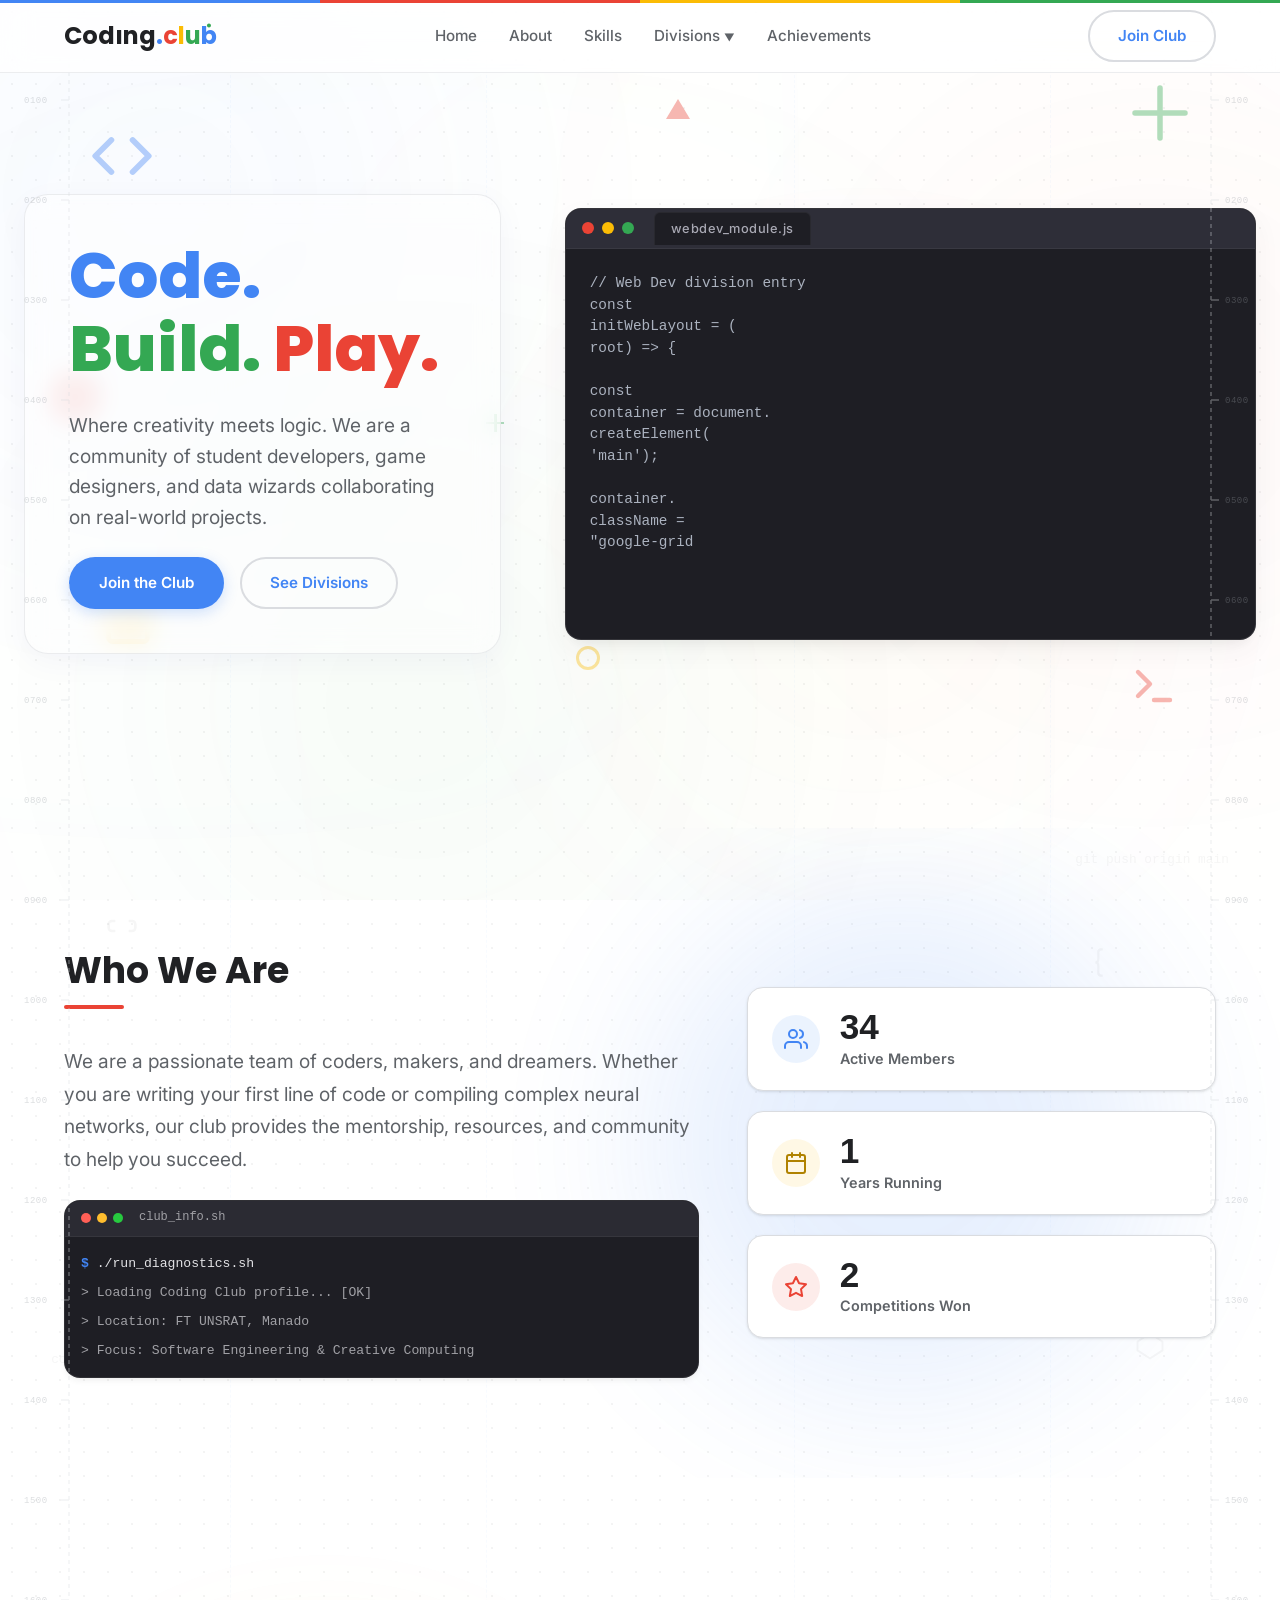
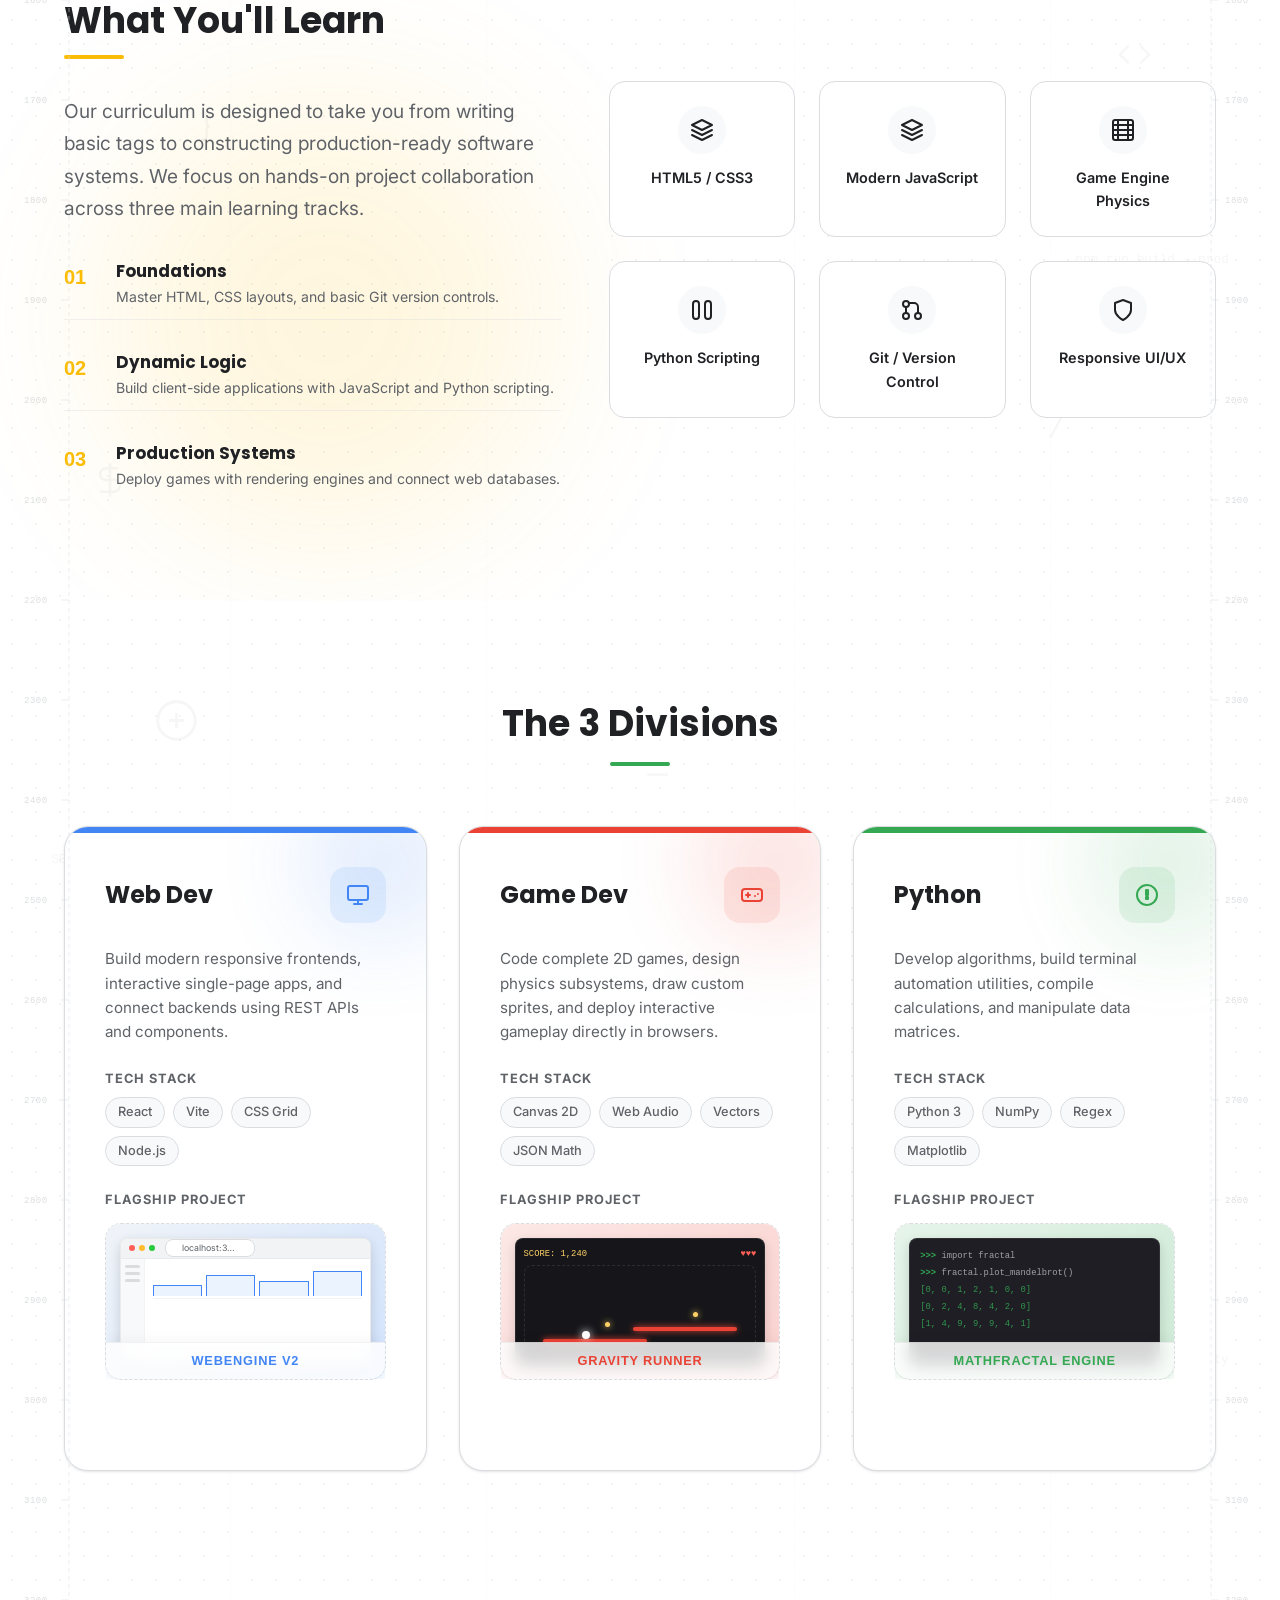
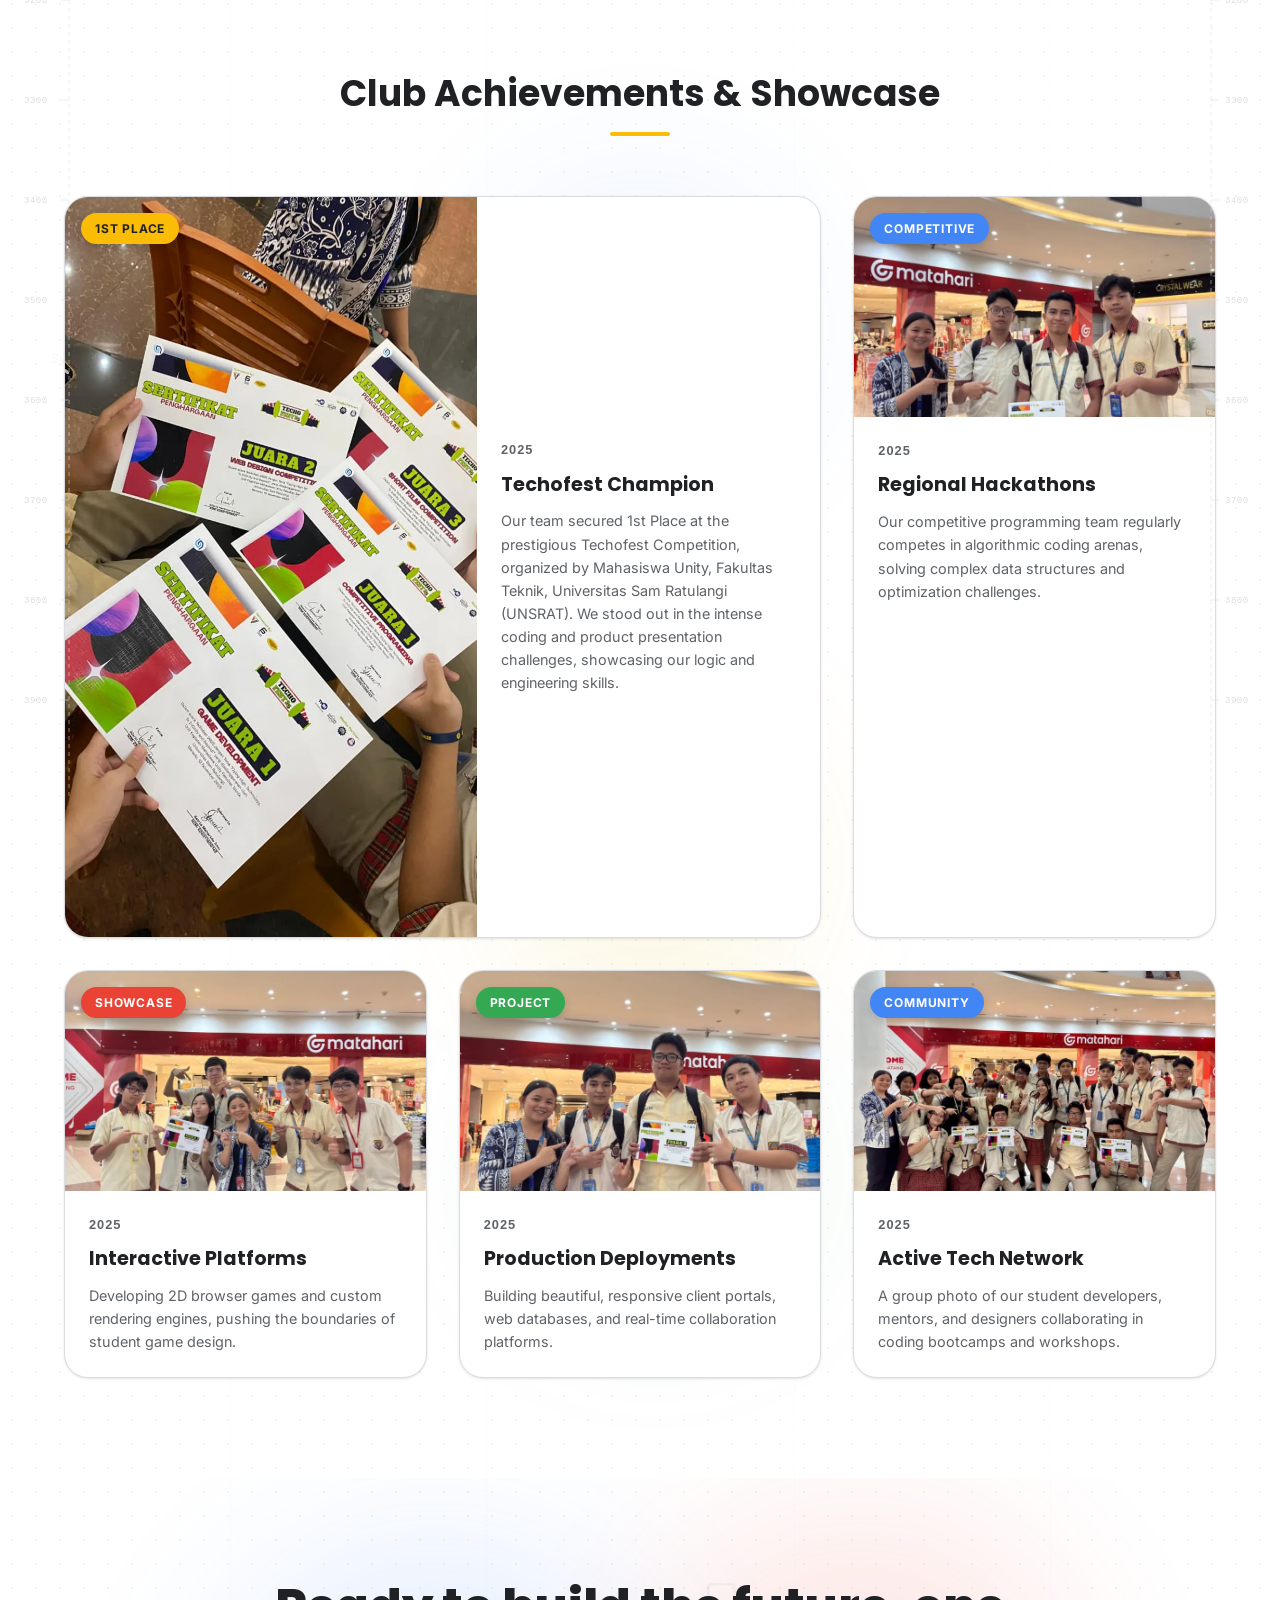
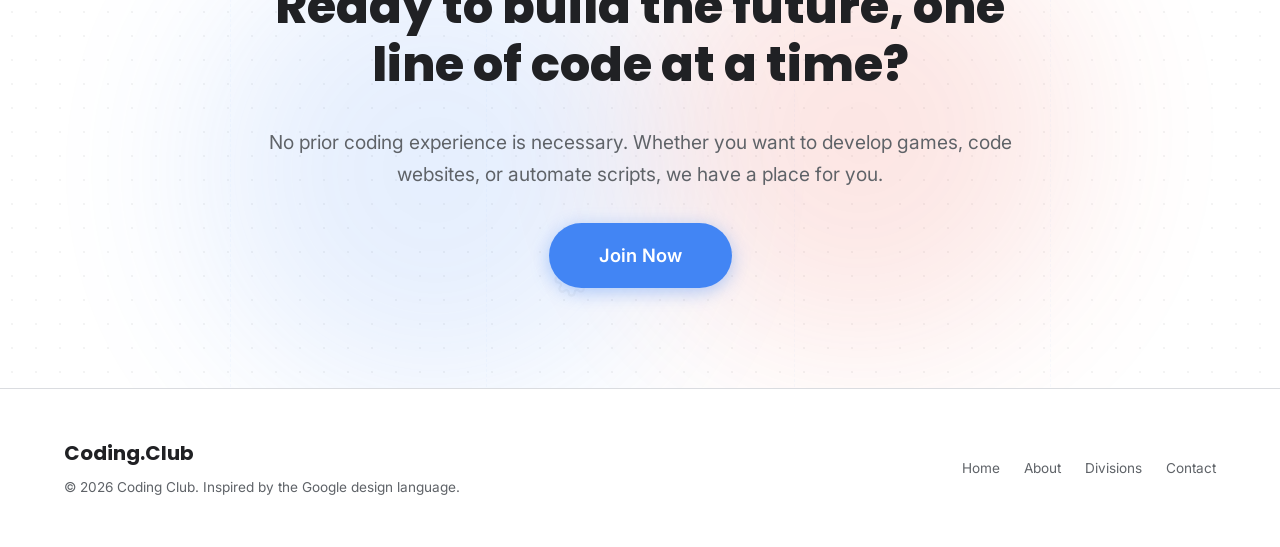
<file: index.html>
<!DOCTYPE html>
<html lang="en">
<head>
  <meta charset="UTF-8">
  <meta name="viewport" content="width=device-width, initial-scale=1.0">
  <title>Coding Club - Code. Build. Play.</title>
  <meta name="description" content="Welcome to the Coding Club. We learn, build projects, design games, and solve python algorithms together. Join our community today!">
  
  <!-- Favicon -->
  <link rel="icon" type="image/webp" href="images/logo.webp">
  
  <!-- Preconnect and Async Font Loading to prevent render-blocking -->
  <link rel="preconnect" href="https://fonts.googleapis.com">
  <link rel="preconnect" href="https://fonts.gstatic.com" crossorigin>
  <link rel="stylesheet" href="https://fonts.googleapis.com/css2?family=Inter:wght@400;500;600;700&family=Poppins:wght@600;700;800&display=swap" media="print" onload="this.media='all'">
  
  <link rel="stylesheet" href="style.css">
</head>
<body>

  <!-- Premium Background Elements -->
  <div class="bg-grid-overlay"></div>
  <div class="ambient-glows">
    <div class="glow-blob blob-blue"></div>
    <div class="glow-blob blob-red"></div>
    <div class="glow-blob blob-green"></div>
    <div class="glow-blob blob-yellow"></div>
  </div>

  <!-- Interactive Cursor Glow Spotlight -->
  <div class="cursor-glow" id="cursor-glow"></div>

  <!-- Blueprint Vertical Grid Lines -->
  <div class="blueprint-grid-lines">
    <div class="grid-line line-1"></div>
    <div class="grid-line line-2"></div>
    <div class="grid-line line-3"></div>
    <div class="grid-line line-4"></div>
  </div>

  <!-- Scattered Monospace Code Snippet Watermarks -->
  <div class="bg-code-watermarks">
    <div class="watermark wt-left wt-1">import { unsrat } from 'techofest';</div>
    <div class="watermark wt-right wt-2">git push origin main</div>
    <div class="watermark wt-left wt-3">const club = new CodingClub();</div>
    <div class="watermark wt-right wt-4">npm run build --prod</div>
    <div class="watermark wt-left wt-5">SELECT * FROM divisions;</div>
    <div class="watermark wt-right wt-6">cd ft-unsrat/mahasiswa-unity</div>
    <div class="watermark wt-left wt-7">System.out.println("Techofest Champion!");</div>
  </div>

  <!-- Vertical Side Blueprint Rulers -->
  <div class="bg-ruler bg-ruler-left"></div>
  <div class="bg-ruler bg-ruler-right"></div>

  <!-- Navigation Bar -->
  <header id="main-header">
    <div class="container nav-container">
      <a href="#" class="logo" aria-label="Coding Club Logo">
        <span class="logo-coding">Cod<span class="logo-i">ı<span class="i-dot"></span></span>ng</span><span class="logo-divider">.</span><span class="logo-club"><span class="logo-letter club-c red">c</span><span class="logo-letter club-l yellow">l</span><span class="logo-letter club-u green">u</span><span class="logo-letter club-b blue">b</span></span>
      </a>
      
      <button class="menu-toggle" id="mobile-menu" aria-label="Toggle navigation menu">
        <span></span>
        <span></span>
        <span></span>
      </button>

      <nav>
        <ul class="nav-links" id="nav-links-list">
          <li><a href="#hero">Home</a></li>
          <li><a href="#intro">About</a></li>
          <li><a href="#learn">Skills</a></li>
          <li class="dropdown">
            <a href="#divisions" class="dropdown-toggle">Divisions <span class="dropdown-caret">▼</span></a>
            <ul class="dropdown-menu">
              <li><a href="webdev.html">Web Dev</a></li>
              <li><a href="gamedev.html">Game Dev</a></li>
              <li><a href="python.html">Python</a></li>
            </ul>
          </li>
          <li><a href="#timeline">Achievements</a></li>
        </ul>
      </nav>

      <div class="nav-cta">
        <a href="#join" class="btn btn-secondary">Join Club</a>
      </div>
    </div>
  </header>

  <!-- Hero Section -->
  <section id="hero">
    <!-- Hero Background Live Shapes -->
    <div class="hero-bg-shape shape-code">
      <svg viewBox="0 0 24 24" width="64" height="64" fill="none" stroke="currentColor" stroke-width="2.2" stroke-linecap="round" stroke-linejoin="round"><polyline points="16 18 22 12 16 6"/><polyline points="8 6 2 12 8 18"/></svg>
    </div>
    <div class="hero-bg-shape shape-js">
      <svg viewBox="0 0 24 24" width="52" height="52" fill="none" stroke="currentColor" stroke-width="2.2" stroke-linecap="round" stroke-linejoin="round"><rect x="3" y="3" width="18" height="18" rx="2" ry="2"/><path d="M9 16V13a2 2 0 0 1 2-2h1m3-2v5a2 2 0 0 1-2 2h-1"/></svg>
    </div>
    <div class="hero-bg-shape shape-py">
      <svg viewBox="0 0 24 24" width="60" height="60" fill="none" stroke="currentColor" stroke-width="2.2" stroke-linecap="round" stroke-linejoin="round"><path d="M12 2v10M12 12v10M12 12H2M12 12h10"/></svg>
    </div>
    <div class="hero-bg-shape shape-gear">
      <svg viewBox="0 0 24 24" width="48" height="48" fill="none" stroke="currentColor" stroke-width="2.2" stroke-linecap="round" stroke-linejoin="round"><circle cx="12" cy="12" r="3"/><path d="M19.4 15a1.65 1.65 0 0 0 .33 1.82l.06.06a2 2 0 1 1-2.83 2.83l-.06-.06a1.65 1.65 0 0 0-1.82-.33 1.65 1.65 0 0 0-1 1.51V21a2 2 0 0 1-4 0v-.09A1.65 1.65 0 0 0 9 19.4a1.65 1.65 0 0 0-1.82.33l-.06.06a2 2 0 1 1-2.83-2.83l.06-.06a1.65 1.65 0 0 0 .33-1.82 1.65 1.65 0 0 0-1.51-1H3a2 2 0 0 1 0-4h.09A1.65 1.65 0 0 0 4.6 9a1.65 1.65 0 0 0-.33-1.82l-.06-.06a2 2 0 1 1 2.83-2.83l.06.06a1.65 1.65 0 0 0 1.82.33H9a1.65 1.65 0 0 0 1-1.51V3a2 2 0 0 1 4 0v.09a1.65 1.65 0 0 0 1 1.51 1.65 1.65 0 0 0 1.82-.33l.06-.06a2 2 0 1 1 2.83 2.83l-.06.06a1.65 1.65 0 0 0-.33 1.82V9a1.65 1.65 0 0 0 1.51 1H21a2 2 0 0 1 0 4h-.09a1.65 1.65 0 0 0-1.51 1z"/></svg>
    </div>
    <div class="hero-bg-shape shape-bracket">
      <svg viewBox="0 0 24 24" width="52" height="52" fill="none" stroke="currentColor" stroke-width="2.2" stroke-linecap="round" stroke-linejoin="round"><path d="M8 3H5a2 2 0 0 0-2 2v3m0 8v3a2 2 0 0 0 2 2h3m8-18h3a2 2 0 0 1 2 2v3m0 8v3a2 2 0 0 1-2 2h-3"/></svg>
    </div>
    <div class="hero-bg-shape shape-terminal">
      <svg viewBox="0 0 24 24" width="48" height="48" fill="none" stroke="currentColor" stroke-width="2.2" stroke-linecap="round" stroke-linejoin="round"><polyline points="4 17 10 11 4 5"/><line x1="12" y1="19" x2="20" y2="19"/></svg>
    </div>
    <div class="hero-bg-shape shape-circle"></div>
    <div class="hero-bg-shape shape-triangle"></div>
    <div class="hero-bg-shape shape-plus"></div>

    <div class="container hero-wrapper">
      <div class="hero-content reveal reveal-left">
        <h1 class="hero-headline">
          <span class="word-blue">Code.</span>
          <span class="word-green">Build.</span>
          <span class="word-red">Play.</span>
        </h1>
        <p class="hero-subtext">
          Where creativity meets logic. We are a community of student developers, game designers, and data wizards collaborating on real-world projects.
        </p>
        <div class="hero-ctas">
          <a href="#join" class="btn btn-primary">Join the Club</a>
          <a href="#divisions" class="btn btn-secondary">See Divisions</a>
        </div>
      </div>
      
      <!-- Showcase rotating container -->
      <div class="showcase-container reveal reveal-right">
        <div class="browser-mock">
          <div class="browser-header">
            <span class="dot dot-red"></span>
            <span class="dot dot-yellow"></span>
            <span class="dot dot-green"></span>
            <div class="browser-tab" id="browser-tab-title">webdev_module.js</div>
          </div>
          <div class="browser-content">
            
            <!-- Slide 1: Web Dev Typing Code snippet -->
            <div class="showcase-slide active" id="slide-web">
              <div class="code-window" id="typing-code-box"></div>
            </div>

            <!-- Slide 2: Game Dev Canvas Game -->
            <div class="showcase-slide canvas-slide" id="slide-game">
              <canvas id="game-canvas" class="game-canvas"></canvas>
            </div>

            <!-- Slide 3: Python Terminal Output -->
            <div class="showcase-slide" id="slide-python">
              <div class="terminal-window" id="terminal-box"></div>
            </div>

          </div>
        </div>
      </div>
    </div>
  </section>

  <!-- Introduction Section -->
  <section id="intro" class="section-alt">
    <!-- Soft Gradient Background Blobs -->
    <div class="section-blob blob-who-we-are"></div>

    <!-- Background SVG Doodles -->
    <!-- Doodle 9: Curly bracket { -->
    <div class="floating-doodle doodle-9">
      <svg viewBox="0 0 24 24" width="35" height="35" fill="none" stroke="currentColor" stroke-width="1.5"><path d="M8 3H7a2 2 0 0 0-2 2v5a2 2 0 0 1-2 2 2 2 0 0 1 2 2v5a2 2 0 0 0 2 2h1"/></svg>
    </div>
    <div class="floating-doodle doodle-1">
      <svg viewBox="0 0 24 24" width="40" height="40" fill="none" stroke="currentColor" stroke-width="1.5"><path d="M8 9H6a2 2 0 0 0-2 2v2a2 2 0 0 0 2 2h2m8-6h2a2 2 0 0 1 2 2v2a2 2 0 0 1-2 2h-2"/></svg>
    </div>
    <div class="floating-doodle doodle-2">
      <svg viewBox="0 0 24 24" width="30" height="30" fill="none" stroke="currentColor" stroke-width="1.5"><polygon points="12 2 22 8.5 22 15.5 12 22 2 15.5 2 8.5 12 2"/></svg>
    </div>

    <div class="container">
      <div class="intro-layout">
        <div class="intro-content-panel reveal">
          <div class="section-header">
            <h2>Who We Are</h2>
            <div class="section-divider divider-red"></div>
          </div>
          
          <p class="intro-text">
            We are a passionate team of coders, makers, and dreamers. Whether you are writing your first line of code or compiling complex neural networks, our club provides the mentorship, resources, and community to help you succeed.
          </p>
          
          <!-- Interactive Shell Terminal Mockup -->
          <div class="intro-console">
            <div class="console-header">
              <span class="console-dot dot-1"></span>
              <span class="console-dot dot-2"></span>
              <span class="console-dot dot-3"></span>
              <span class="console-title">club_info.sh</span>
            </div>
            <div class="console-body">
              <div class="console-line"><span class="console-prompt">$</span> ./run_diagnostics.sh</div>
              <div class="console-line output">> Loading Coding Club profile... [OK]</div>
              <div class="console-line output">> Location: FT UNSRAT, Manado</div>
              <div class="console-line output">> Focus: Software Engineering & Creative Computing</div>
            </div>
          </div>
        </div>

        <!-- Staggered Stats Stack -->
        <div class="intro-stats-panel">
          <!-- Card 1: Members -->
          <div class="stat-card reveal" style="transition-delay: 0.1s;">
            <div class="stat-icon-wrap">
              <svg viewBox="0 0 24 24" width="24" height="24" fill="none" stroke="currentColor" stroke-width="2" stroke-linecap="round" stroke-linejoin="round"><path d="M17 21v-2a4 4 0 0 0-4-4H5a4 4 0 0 0-4 4v2"/><circle cx="9" cy="7" r="4"/><path d="M23 21v-2a4 4 0 0 0-3-3.87"/><path d="M16 3.13a4 4 0 0 1 0 7.75"/></svg>
            </div>
            <div class="stat-card-content">
              <div class="stat-number" data-target="35">0</div>
              <div class="stat-label">Active Members</div>
            </div>
          </div>

          <!-- Card 2: Years Running -->
          <div class="stat-card reveal" style="transition-delay: 0.2s;">
            <div class="stat-icon-wrap">
              <svg viewBox="0 0 24 24" width="24" height="24" fill="none" stroke="currentColor" stroke-width="2" stroke-linecap="round" stroke-linejoin="round"><rect x="3" y="4" width="18" height="18" rx="2" ry="2"/><line x1="16" y1="2" x2="16" y2="6"/><line x1="8" y1="2" x2="8" y2="6"/><line x1="3" y1="10" x2="21" y2="10"/></svg>
            </div>
            <div class="stat-card-content">
              <div class="stat-number" data-target="2">0</div>
              <div class="stat-label">Years Running</div>
            </div>
          </div>

          <!-- Card 3: Competitions Won -->
          <div class="stat-card reveal" style="transition-delay: 0.3s;">
            <div class="stat-icon-wrap">
              <svg viewBox="0 0 24 24" width="24" height="24" fill="none" stroke="currentColor" stroke-width="2" stroke-linecap="round" stroke-linejoin="round"><polygon points="12 2 15.09 8.26 22 9.27 17 14.14 18.18 21.02 12 17.77 5.82 21.02 7 14.14 2 9.27 8.91 8.26 12 2"/></svg>
            </div>
            <div class="stat-card-content">
              <div class="stat-number" data-target="3">0</div>
              <div class="stat-label">Competitions Won</div>
            </div>
          </div>
        </div>
      </div>
    </div>
  </section>

  <!-- What You'll Learn Section -->
  <section id="learn">
    <!-- Soft Gradient Background Blobs -->
    <div class="section-blob blob-learn-left"></div>

    <!-- Background SVG Doodles -->
    <!-- Doodle 10: Closing bracket } -->
    <div class="floating-doodle doodle-10">
      <svg viewBox="0 0 24 24" width="35" height="35" fill="none" stroke="currentColor" stroke-width="1.5"><path d="M16 3h1a2 2 0 0 1 2 2v5a2 2 0 0 0 2 2 2 2 0 0 0-2 2v5a2 2 0 0 1-2 2h-1"/></svg>
    </div>
    <!-- Doodle 11: Tag Slash / -->
    <div class="floating-doodle doodle-11">
      <svg viewBox="0 0 24 24" width="35" height="35" fill="none" stroke="currentColor" stroke-width="1.5"><path d="M17 3L7 21"/></svg>
    </div>
    <div class="floating-doodle doodle-3">
      <svg viewBox="0 0 24 24" width="35" height="35" fill="none" stroke="currentColor" stroke-width="1.5"><polyline points="16 18 22 12 16 6"/><polyline points="8 6 2 12 8 18"/></svg>
    </div>
    <div class="floating-doodle doodle-4">
      <svg viewBox="0 0 24 24" width="40" height="40" fill="none" stroke="currentColor" stroke-width="1.5"><path d="M12 2v20M17 5H9.5a3.5 3.5 0 0 0 0 7h5a3.5 3.5 0 0 1 0 7H6"/></svg>
    </div>

    <div class="container">
      <div class="learn-layout">
        <div class="learn-content-panel reveal">
          <div class="section-header">
            <h2>What You'll Learn</h2>
            <div class="section-divider divider-yellow"></div>
          </div>
          
          <p class="intro-text">
            Our curriculum is designed to take you from writing basic tags to constructing production-ready software systems. We focus on hands-on project collaboration across three main learning tracks.
          </p>
          
          <!-- Syllabus Roadmap Visual Block -->
          <div class="learn-roadmap">
            <div class="roadmap-step">
              <div class="step-num">01</div>
              <div class="step-details">
                <h4>Foundations</h4>
                <p>Master HTML, CSS layouts, and basic Git version controls.</p>
              </div>
            </div>
            <div class="roadmap-step">
              <div class="step-num">02</div>
              <div class="step-details">
                <h4>Dynamic Logic</h4>
                <p>Build client-side applications with JavaScript and Python scripting.</p>
              </div>
            </div>
            <div class="roadmap-step">
              <div class="step-num">03</div>
              <div class="step-details">
                <h4>Production Systems</h4>
                <p>Deploy games with rendering engines and connect web databases.</p>
              </div>
            </div>
          </div>
        </div>

        <div class="skills-grid-wrapper">
          <div class="skills-grid">
            <!-- Skill 1 -->
            <div class="skill-chip reveal" style="transition-delay: 0.05s;">
              <div class="skill-icon-wrap">
                <svg class="svg-icon" viewBox="0 0 24 24">
                  <path d="M12 2L2 7l10 5 10-5-10-5zM2 17l10 5 10-5M2 12l10 5 10-5"/>
                </svg>
              </div>
              <div class="skill-label">HTML5 / CSS3</div>
            </div>
            <!-- Skill 2 -->
            <div class="skill-chip reveal" style="transition-delay: 0.15s;">
              <div class="skill-icon-wrap">
                <svg class="svg-icon" viewBox="0 0 24 24">
                  <polygon points="12 2 2 7 12 12 22 7 12 2"/>
                  <polyline points="2 17 12 22 22 17"/>
                  <polyline points="2 12 12 17 22 12"/>
                </svg>
              </div>
              <div class="skill-label">Modern JavaScript</div>
            </div>
            <!-- Skill 3 -->
            <div class="skill-chip reveal" style="transition-delay: 0.25s;">
              <div class="skill-icon-wrap">
                <svg class="svg-icon" viewBox="0 0 24 24">
                  <rect x="2" y="2" width="20" height="20" rx="2.18" ry="2.18"/>
                  <line x1="7" y1="2" x2="7" y2="22"/>
                  <line x1="17" y1="2" x2="17" y2="22"/>
                  <line x1="2" y1="12" x2="22" y2="12"/>
                  <line x1="2" y1="7" x2="22" y2="7"/>
                  <line x1="2" y1="17" x2="22" y2="17"/>
                </svg>
              </div>
              <div class="skill-label">Game Engine Physics</div>
            </div>
            <!-- Skill 4 -->
            <div class="skill-chip reveal" style="transition-delay: 0.35s;">
              <div class="skill-icon-wrap">
                <svg class="svg-icon" viewBox="0 0 24 24">
                  <path d="M18 3a3 3 0 0 0-3 3v12a3 3 0 0 0 3 3 3 3 0 0 0 3-3V6a3 3 0 0 0-3-3z"/>
                  <path d="M6 21a3 3 0 0 0 3-3V6a3 3 0 0 0-3-3 3 3 0 0 0-3 3v12a3 3 0 0 0 3 3z"/>
                </svg>
              </div>
              <div class="skill-label">Python Scripting</div>
            </div>
            <!-- Skill 5 -->
            <div class="skill-chip reveal" style="transition-delay: 0.45s;">
              <div class="skill-icon-wrap">
                <svg class="svg-icon" viewBox="0 0 24 24">
                  <circle cx="18" cy="18" r="3"/>
                  <circle cx="6" cy="6" r="3"/>
                  <circle cx="6" cy="18" r="3"/>
                  <path d="M18 15V9a4 4 0 0 0-4-4H9"/>
                  <line x1="6" y1="9" x2="6" y2="15"/>
                </svg>
              </div>
              <div class="skill-label">Git / Version Control</div>
            </div>
            <!-- Skill 6 -->
            <div class="skill-chip reveal" style="transition-delay: 0.55s;">
              <div class="skill-icon-wrap">
                <svg class="svg-icon" viewBox="0 0 24 24">
                  <path d="M12 22s8-4 8-10V5l-8-3-8 3v7c0 6 8 10 8 10z"/>
                </svg>
              </div>
              <div class="skill-label">Responsive UI/UX</div>
            </div>
          </div>
        </div>
      </div>
    </div>
    </div>
  </section>

  <!-- The 3 Divisions Section -->
  <section id="divisions" class="section-alt">
    <!-- Background SVG Doodles -->
    <div class="floating-doodle doodle-5">
      <svg viewBox="0 0 24 24" width="45" height="45" fill="none" stroke="currentColor" stroke-width="1.5"><circle cx="12" cy="12" r="10"/><path d="M8 12h8M12 8v8"/></svg>
    </div>
    <div class="floating-doodle doodle-6">
      <svg viewBox="0 0 24 24" width="35" height="35" fill="none" stroke="currentColor" stroke-width="1.5"><path d="M12 2L2 7l10 5 10-5-10-5zM2 17l10 5 10-5"/></svg>
    </div>
    <!-- Doodle 12: Terminal cursor _ -->
    <div class="floating-doodle doodle-12">
      <svg viewBox="0 0 24 24" width="35" height="35" fill="none" stroke="currentColor" stroke-width="1.5"><path d="M5 19h14"/></svg>
    </div>
    <!-- Doodle 13: Chevron prompt > -->
    <div class="floating-doodle doodle-13">
      <svg viewBox="0 0 24 24" width="35" height="35" fill="none" stroke="currentColor" stroke-width="1.5"><path d="M9 5l7 7-7 7"/></svg>
    </div>

    <div class="container">
      <div class="section-header text-center reveal">
        <h2>The 3 Divisions</h2>
        <div class="section-divider divider-green"></div>
      </div>

      <div class="divisions-grid">
        <!-- Division 1: Web Dev -->
        <div class="division-card div-web reveal" style="transition-delay: 0.1s;">
          <!-- Soft Gradient Card Blob -->
          <div class="card-glow-blob"></div>

          <div class="div-header">
            <h3 class="div-title">Web Dev</h3>
            <div class="div-icon-wrap">
              <svg class="svg-icon" viewBox="0 0 24 24">
                <rect x="2" y="3" width="20" height="14" rx="2" ry="2"/>
                <line x1="8" y1="21" x2="16" y2="21"/>
                <line x1="12" y1="17" x2="12" y2="21"/>
              </svg>
            </div>
          </div>
          <p class="div-desc">
            Build modern responsive frontends, interactive single-page apps, and connect backends using REST APIs and components.
          </p>
          <div class="div-tools">
            <span class="tools-title">Tech Stack</span>
            <div class="tools-list">
              <span class="tool-badge">React</span>
              <span class="tool-badge">Vite</span>
              <span class="tool-badge">CSS Grid</span>
              <span class="tool-badge">Node.js</span>
            </div>
          </div>
          <div class="div-project">
            <span class="project-title">Flagship Project</span>
            <div class="project-thumbnail">
              <div class="thumb-graphic thumb-graphic-web">
                <div class="mock-ui mock-ui-web">
                  <div class="ui-header">
                    <span class="ui-dot dot-1"></span>
                    <span class="ui-dot dot-2"></span>
                    <span class="ui-dot dot-3"></span>
                    <div class="ui-address">localhost:3000</div>
                  </div>
                  <div class="ui-body">
                    <div class="ui-sidebar">
                      <div class="ui-line"></div>
                      <div class="ui-line"></div>
                      <div class="ui-line"></div>
                    </div>
                    <div class="ui-content">
                      <div class="ui-chart">
                        <div class="chart-bar" style="height: 35%"></div>
                        <div class="chart-bar" style="height: 70%"></div>
                        <div class="chart-bar" style="height: 50%"></div>
                        <div class="chart-bar" style="height: 85%"></div>
                      </div>
                      <div class="ui-footer-lines">
                        <div class="ui-line-full"></div>
                        <div class="ui-line-short"></div>
                      </div>
                    </div>
                  </div>
                </div>
                <div class="project-title-overlay">WebEngine v2</div>
              </div>
            </div>
          </div>
          <div class="div-link-wrapper">
            <a href="webdev.html" class="div-link">See Showcase &rarr;</a>
          </div>
        </div>

        <!-- Division 2: Game Dev -->
        <div class="division-card div-game reveal" style="transition-delay: 0.2s;">
          <!-- Soft Gradient Card Blob -->
          <div class="card-glow-blob"></div>

          <div class="div-header">
            <h3 class="div-title">Game Dev</h3>
            <div class="div-icon-wrap">
              <svg class="svg-icon" viewBox="0 0 24 24">
                <line x1="6" y1="12" x2="10" y2="12"/>
                <line x1="8" y1="10" x2="8" y2="14"/>
                <line x1="15" y1="13" x2="15.01" y2="13"/>
                <line x1="18" y1="11" x2="18.01" y2="11"/>
                <rect x="2" y="6" width="20" height="12" rx="3"/>
              </svg>
            </div>
          </div>
          <p class="div-desc">
            Code complete 2D games, design physics subsystems, draw custom sprites, and deploy interactive gameplay directly in browsers.
          </p>
          <div class="div-tools">
            <span class="tools-title">Tech Stack</span>
            <div class="tools-list">
              <span class="tool-badge">Canvas 2D</span>
              <span class="tool-badge">Web Audio</span>
              <span class="tool-badge">Vectors</span>
              <span class="tool-badge">JSON Math</span>
            </div>
          </div>
          <div class="div-project">
            <span class="project-title">Flagship Project</span>
            <div class="project-thumbnail">
              <div class="thumb-graphic thumb-graphic-game">
                <div class="mock-ui mock-ui-game">
                  <div class="game-hud">
                    <span class="hud-score">SCORE: 1,240</span>
                    <span class="hud-lives">♥♥♥</span>
                  </div>
                  <div class="game-viewport">
                    <div class="game-platform plat-1"></div>
                    <div class="game-platform plat-2"></div>
                    <div class="game-player"></div>
                    <div class="game-coin coin-1"></div>
                    <div class="game-coin coin-2"></div>
                  </div>
                </div>
                <div class="project-title-overlay">Gravity Runner</div>
              </div>
            </div>
          </div>
          <div class="div-link-wrapper">
            <a href="gamedev.html" class="div-link">See Showcase &rarr;</a>
          </div>
        </div>

        <!-- Division 3: Python -->
        <div class="division-card div-python reveal" style="transition-delay: 0.3s;">
          <!-- Soft Gradient Card Blob -->
          <div class="card-glow-blob"></div>

          <div class="div-header">
            <h3 class="div-title">Python</h3>
            <div class="div-icon-wrap">
              <svg class="svg-icon" viewBox="0 0 24 24">
                <path d="M12 2A10 10 0 0 0 2 12a10 10 0 0 0 10 10 10 10 0 0 0 10-10A10 10 0 0 0 12 2zm1 14h-2v-2h2v2zm0-4h-2V7h2v5z"/>
              </svg>
            </div>
          </div>
          <p class="div-desc">
            Develop algorithms, build terminal automation utilities, compile calculations, and manipulate data matrices.
          </p>
          <div class="div-tools">
            <span class="tools-title">Tech Stack</span>
            <div class="tools-list">
              <span class="tool-badge">Python 3</span>
              <span class="tool-badge">NumPy</span>
              <span class="tool-badge">Regex</span>
              <span class="tool-badge">Matplotlib</span>
            </div>
          </div>
          <div class="div-project">
            <span class="project-title">Flagship Project</span>
            <div class="project-thumbnail">
              <div class="thumb-graphic thumb-graphic-python">
                <div class="mock-ui mock-ui-python">
                  <div class="py-terminal">
                    <div class="term-line"><span class="term-prompt">>>></span> import fractal</div>
                    <div class="term-line"><span class="term-prompt">>>></span> fractal.plot_mandelbrot()</div>
                    <div class="term-line output">[0, 0, 1, 2, 1, 0, 0]</div>
                    <div class="term-line output">[0, 2, 4, 8, 4, 2, 0]</div>
                    <div class="term-line output">[1, 4, 9, 9, 9, 4, 1]</div>
                  </div>
                </div>
                <div class="project-title-overlay">MathFractal Engine</div>
              </div>
            </div>
          </div>
          <div class="div-link-wrapper">
            <a href="python.html" class="div-link">See Showcase &rarr;</a>
          </div>
        </div>
      </div>
    </div>
  </section>

  <!-- Achievements Timeline Section -->
  <section id="timeline">
    <!-- Soft Gradient Background Blobs -->
    <div class="section-blob blob-timeline-blue"></div>
    <div class="section-blob blob-timeline-yellow"></div>
    <div class="section-blob blob-timeline-green"></div>

    <!-- Background SVG Doodles -->
    <!-- Doodle 14: Circle outline -->
    <div class="floating-doodle doodle-14">
      <svg viewBox="0 0 24 24" width="35" height="35" fill="none" stroke="currentColor" stroke-width="1.5"><circle cx="12" cy="12" r="10"/></svg>
    </div>
    <!-- Doodle 15: Triangle outline -->
    <div class="floating-doodle doodle-15">
      <svg viewBox="0 0 24 24" width="35" height="35" fill="none" stroke="currentColor" stroke-width="1.5"><polygon points="12 2 22 22 2 22"/></svg>
    </div>
    <!-- Doodle 16: Plus sign -->
    <div class="floating-doodle doodle-16">
      <svg viewBox="0 0 24 24" width="35" height="35" fill="none" stroke="currentColor" stroke-width="1.5"><path d="M12 5v14M5 12h14"/></svg>
    </div>
    <div class="floating-doodle doodle-7">
      <svg viewBox="0 0 24 24" width="35" height="35" fill="none" stroke="currentColor" stroke-width="1.5"><polygon points="12 2 15.09 8.26 22 9.27 17 14.14 18.18 21.02 12 17.77 5.82 21.02 7 14.14 2 9.27 8.91 8.26 12 2"/></svg>
    </div>
    <div class="floating-doodle doodle-8">
      <svg viewBox="0 0 24 24" width="40" height="40" fill="none" stroke="currentColor" stroke-width="1.5"><path d="M18 3a3 3 0 0 0-3 3v12a3 3 0 0 0 3 3 3 3 0 0 0 3-3V6a3 3 0 0 0-3-3zM6 21a3 3 0 0 0 3-3V6a3 3 0 0 0-3-3 3 3 0 0 0-3 3v12a3 3 0 0 0 3 3z"/></svg>
    </div>

    <div class="container">
      <div class="section-header text-center reveal">
        <h2>Club Achievements & Showcase</h2>
        <div class="section-divider divider-yellow"></div>
      </div>

      <!-- Grid Gallery Showcase Area -->
      <div class="achievements-grid">
        
        <!-- Achievement 1: Techofest Champion (Featured Double-Wide) -->
        <div class="achievement-card feat-card reveal" style="transition-delay: 0.1s;">
          <div class="achievement-img-wrapper">
            <span class="achievement-badge badge-yellow">1st Place</span>
            <img src="images/achivement.webp" alt="Techofest Champion Trophy Showcase" class="achievement-img">
          </div>
          <div class="achievement-info">
            <span class="achievement-year">2025</span>
            <h3 class="achievement-title">Techofest Champion</h3>
            <p class="achievement-desc">
              Our team secured 1st Place at the prestigious Techofest Competition, organized by Mahasiswa Unity, Fakultas Teknik, Universitas Sam Ratulangi (UNSRAT). We stood out in the intense coding and product presentation challenges, showcasing our logic and engineering skills.
            </p>
          </div>
        </div>

        <!-- Achievement 2: Competitive Coding -->
        <div class="achievement-card reveal" style="transition-delay: 0.2s;">
          <div class="achievement-img-wrapper">
            <span class="achievement-badge badge-blue">Competitive</span>
            <img src="images/competitive.webp" alt="Competitive Programming Contestants" class="achievement-img">
          </div>
          <div class="achievement-info">
            <span class="achievement-year">2025</span>
            <h3 class="achievement-title">Regional Hackathons</h3>
            <p class="achievement-desc">
              Our competitive programming team regularly competes in algorithmic coding arenas, solving complex data structures and optimization challenges.
            </p>
          </div>
        </div>

        <!-- Achievement 3: Game Dev Showcase -->
        <div class="achievement-card reveal" style="transition-delay: 0.3s;">
          <div class="achievement-img-wrapper">
            <span class="achievement-badge badge-red">Showcase</span>
            <img src="images/game%20dev.webp" alt="Student Game Development Demonstration" class="achievement-img">
          </div>
          <div class="achievement-info">
            <span class="achievement-year">2025</span>
            <h3 class="achievement-title">Interactive Platforms</h3>
            <p class="achievement-desc">
              Developing 2D browser games and custom rendering engines, pushing the boundaries of student game design.
            </p>
          </div>
        </div>

        <!-- Achievement 4: Web Dev Projects -->
        <div class="achievement-card reveal" style="transition-delay: 0.4s;">
          <div class="achievement-img-wrapper">
            <span class="achievement-badge badge-green">Project</span>
            <img src="images/web%20dev.webp" alt="Web Development Project Display" class="achievement-img">
          </div>
          <div class="achievement-info">
            <span class="achievement-year">2025</span>
            <h3 class="achievement-title">Production Deployments</h3>
            <p class="achievement-desc">
              Building beautiful, responsive client portals, web databases, and real-time collaboration platforms.
            </p>
          </div>
        </div>

        <!-- Achievement 5: Coding Club Group -->
        <div class="achievement-card reveal" style="transition-delay: 0.5s;">
          <div class="achievement-img-wrapper">
            <span class="achievement-badge badge-blue">Community</span>
            <img src="images/group.webp" alt="Coding Club Active Student Developer Body" class="achievement-img">
          </div>
          <div class="achievement-info">
            <span class="achievement-year">2025</span>
            <h3 class="achievement-title">Active Tech Network</h3>
            <p class="achievement-desc">
              A group photo of our student developers, mentors, and designers collaborating in coding bootcamps and workshops.
            </p>
          </div>
        </div>

      </div>
    </div>
  </section>

  <!-- Final CTA Section -->
  <section id="join" class="section-alt">
    <!-- Soft Gradient Background Blobs -->
    <div class="section-blob blob-cta-blue"></div>
    <div class="section-blob blob-cta-red"></div>

    <!-- Background SVG Doodles -->
    <!-- Doodle 17: Square outline -->
    <div class="floating-doodle doodle-17">
      <svg viewBox="0 0 24 24" width="35" height="35" fill="none" stroke="currentColor" stroke-width="1.5"><rect x="3" y="3" width="18" height="18" rx="2"/></svg>
    </div>
    <!-- Doodle 18: Gear outline micro -->
    <div class="floating-doodle doodle-18">
      <svg viewBox="0 0 24 24" width="35" height="35" fill="none" stroke="currentColor" stroke-width="1.5"><circle cx="12" cy="12" r="3"/><path d="M19.4 15a1.65 1.65 0 0 0 .33 1.82l.06.06a2 2 0 1 1-2.83 2.83l-.06-.06a1.65 1.65 0 0 0-1.82-.33 1.65 1.65 0 0 0-1 1.51V21a2 2 0 0 1-4 0v-.09A1.65 1.65 0 0 0 9 19.4a1.65 1.65 0 0 0-1.82.33l-.06.06a2 2 0 1 1-2.83-2.83l.06-.06a1.65 1.65 0 0 0 .33-1.82 1.65 1.65 0 0 0-1.51-1H3a2 2 0 0 1 0-4h.09A1.65 1.65 0 0 0 4.6 9a1.65 1.65 0 0 0-.33-1.82l-.06-.06a2 2 0 1 1 2.83-2.83l.06.06a1.65 1.65 0 0 0 1.82.33H9a1.65 1.65 0 0 0 1-1.51V3a2 2 0 0 1 4 0v.09a1.65 1.65 0 0 0 1 1.51 1.65 1.65 0 0 0 1.82-.33l.06-.06a2 2 0 1 1 2.83 2.83l-.06.06a1.65 1.65 0 0 0-.33 1.82V9a1.65 1.65 0 0 0 1.51 1H21a2 2 0 0 1 0 4h-.09a1.65 1.65 0 0 0-1.51 1z"/></svg>
    </div>


    <div class="container text-center">
      <div class="cta-content">
        <h2 class="cta-headline reveal">
          Ready to build the future, one line of code at a time?
        </h2>
        <p class="intro-text max-w-3xl reveal" style="transition-delay: 0.1s;">
          No prior coding experience is necessary. Whether you want to develop games, code websites, or automate scripts, we have a place for you.
        </p>
        <div class="reveal" style="transition-delay: 0.2s;">
          <a href="https://docs.google.com/forms/d/e/1FAIpQLSdWJF_dGjA3HIvGJ4Yi0hEr7RPRepXqrWrpB_H9oQLUdnPNRw/viewform" target="_blank" class="btn btn-primary btn-large" id="btn-join-ripple">Join Now</a>
        </div>
      </div>
    </div>
  </section>

  <!-- Footer -->
  <footer>
    <div class="container footer-wrapper">
      <div class="footer-info">
        <div class="footer-logo">
          Coding<span class="blue">.</span><span class="red">C</span><span class="yellow">l</span><span class="green">u</span><span class="blue">b</span>
        </div>
        <p class="footer-copy">&copy; 2026 Coding Club. Inspired by the Google design language.</p>
      </div>
      <ul class="footer-links">
        <li><a href="#hero">Home</a></li>
        <li><a href="#intro">About</a></li>
        <li><a href="#divisions">Divisions</a></li>
        <li><a href="#join">Contact</a></li>
      </ul>
    </div>
  </footer>

  <script src="script.js"></script>
</body>
</html>
</file>
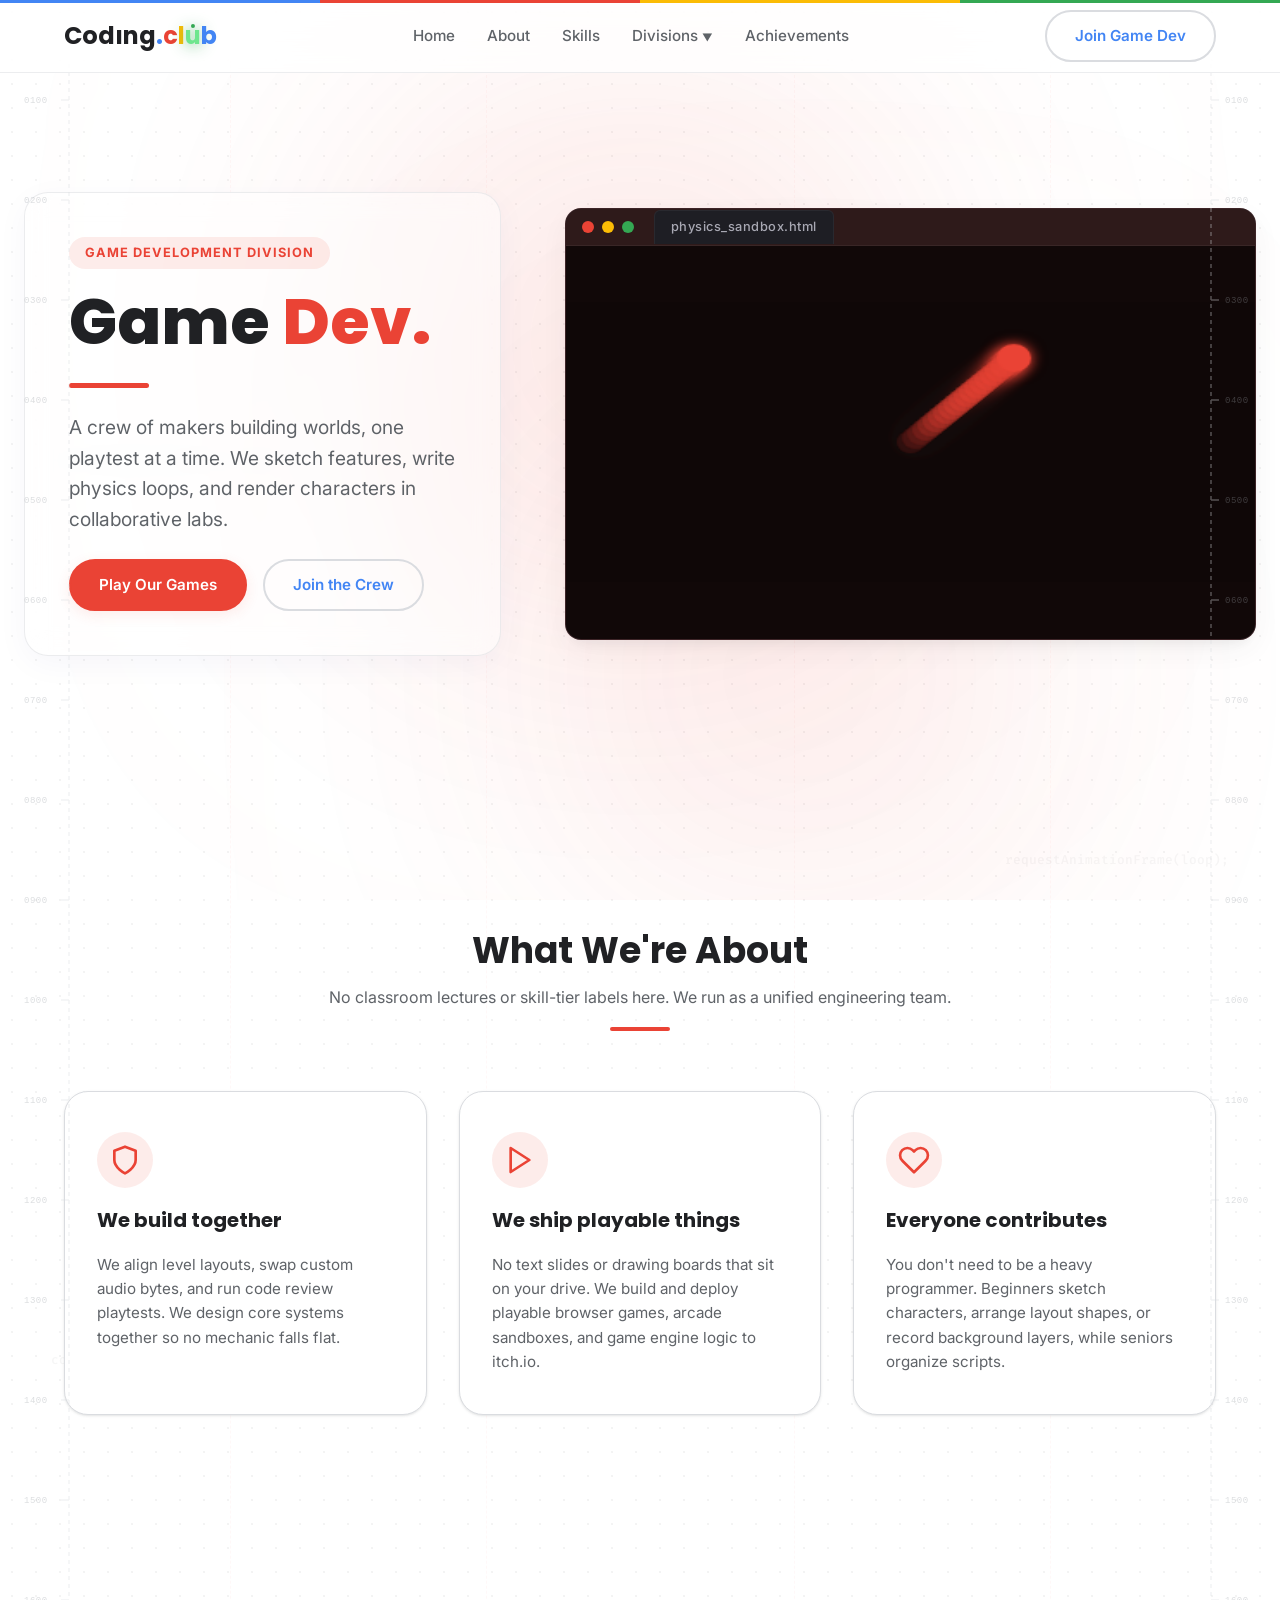
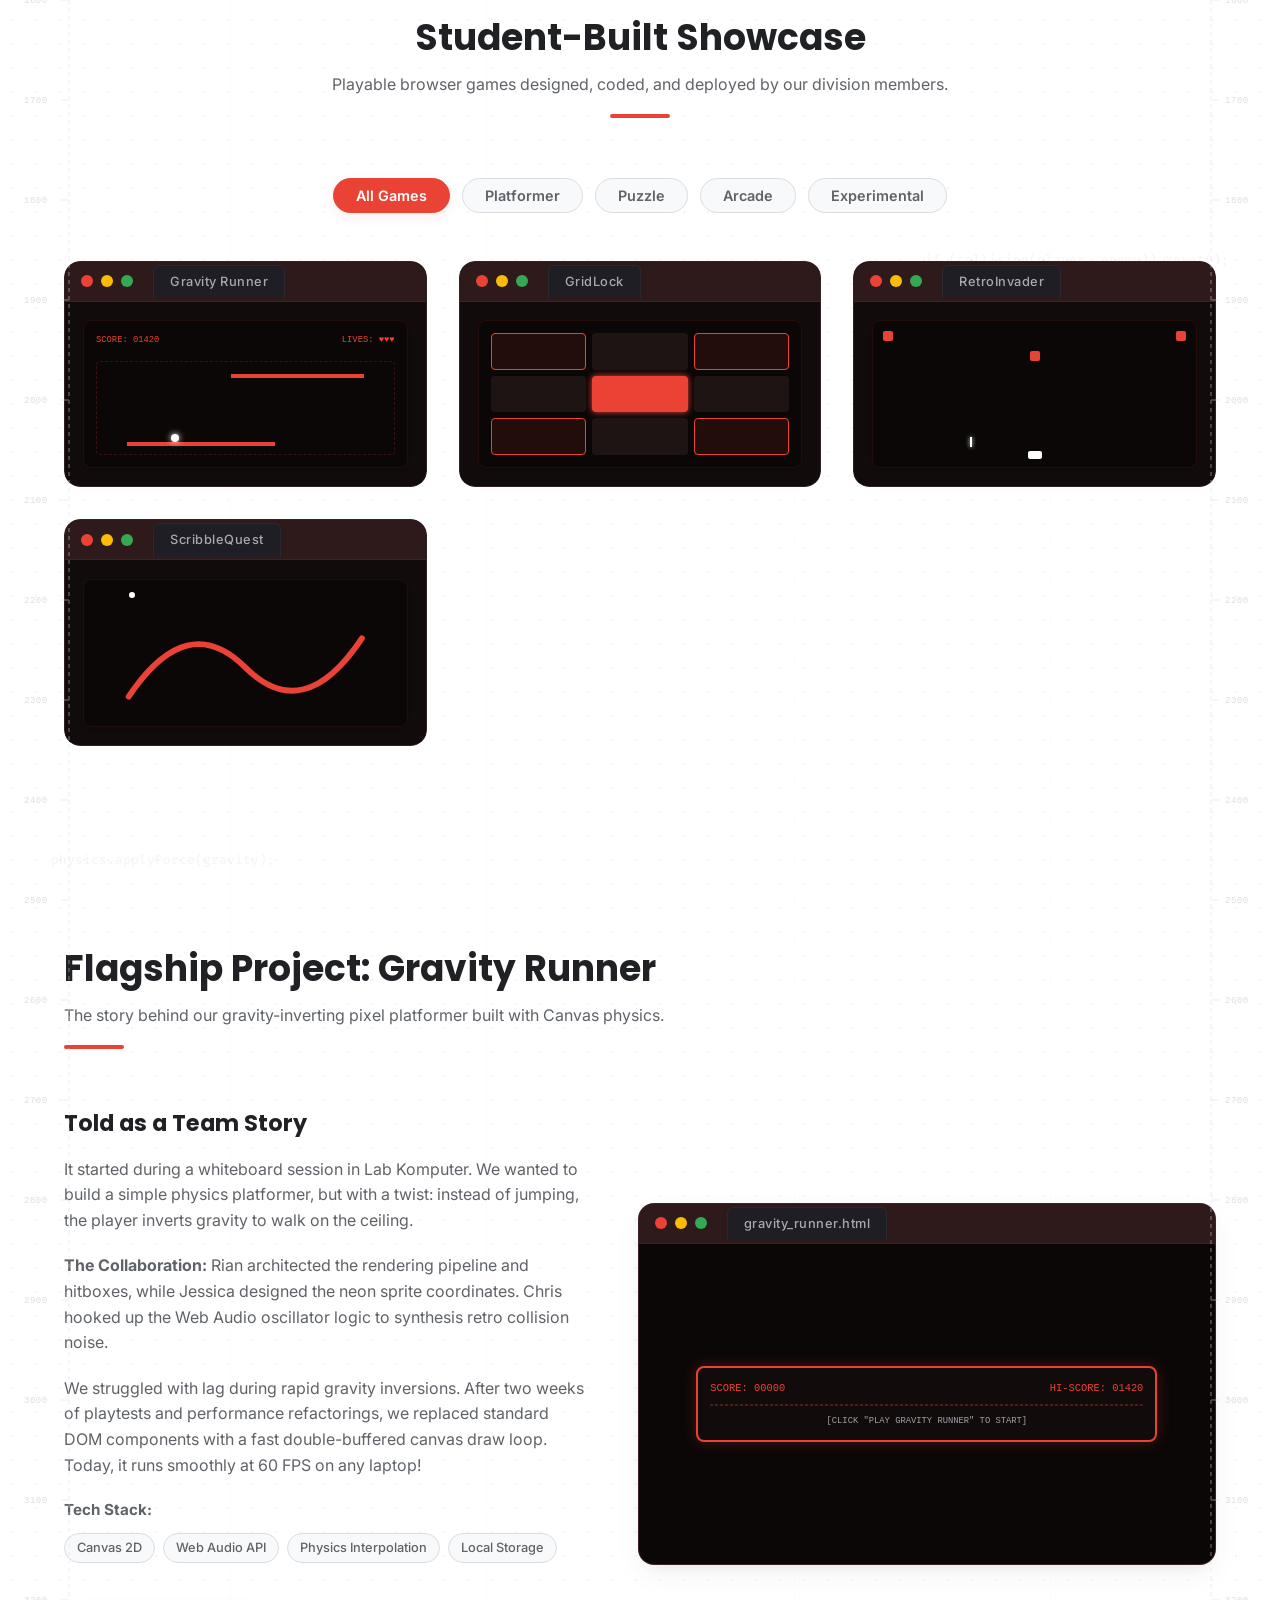
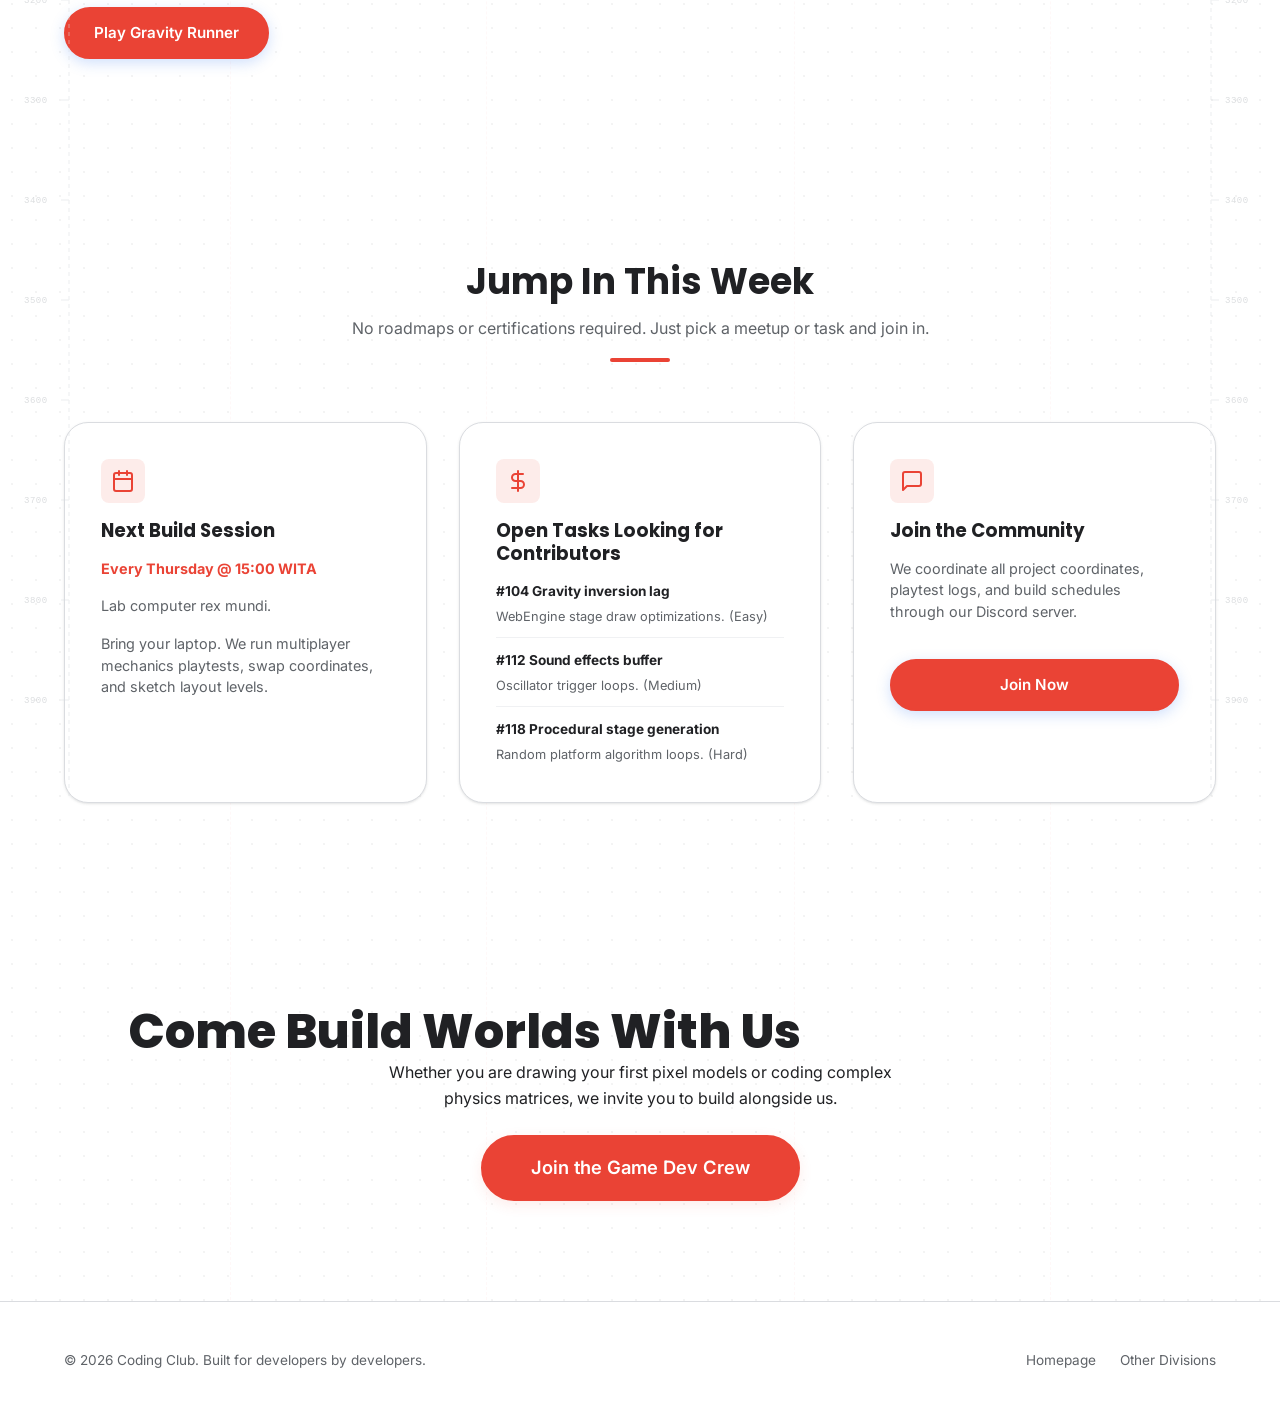
<file: gamedev.html>
<!DOCTYPE html>
<html lang="en">
<head>
  <meta charset="UTF-8">
  <meta name="viewport" content="width=device-width, initial-scale=1.0">
  <title>Game Dev Division - Coding Club</title>
  <meta name="description" content="Join the Game Dev Division of Coding Club. A crew of makers building worlds, one playtest at a time. Open to all students at FT UNSRAT.">
  
  <!-- Favicon -->
  <link rel="icon" type="image/webp" href="images/logo.webp">
  
  <!-- Preconnect and Async Font Loading -->
  <link rel="preconnect" href="https://fonts.googleapis.com">
  <link rel="preconnect" href="https://fonts.gstatic.com" crossorigin>
  <link rel="stylesheet" href="https://fonts.googleapis.com/css2?family=Inter:wght@400;500;600;700&family=Poppins:wght@600;700;800&family=Outfit:wght@500;700;800&family=Fira+Code:wght@500&display=swap" media="print" onload="this.media='all'">
  
  <link rel="stylesheet" href="style.css">
</head>
<body class="gamedev-page">

  <!-- Premium Background Elements (Scoped to red) -->
  <div class="bg-grid-overlay"></div>
  <div class="ambient-glows">
    <div class="glow-blob blob-red" style="top: 10%; left: 30%; width: 500px; height: 500px; opacity: 0.15;"></div>
    <div class="glow-blob blob-red" style="top: 50%; right: 20%; width: 450px; height: 450px; opacity: 0.12;"></div>
  </div>

  <!-- Interactive Cursor Glow Spotlight -->
  <div class="cursor-glow" id="cursor-glow"></div>

  <!-- Blueprint Vertical Grid Lines -->
  <div class="blueprint-grid-lines">
    <div class="grid-line line-1" style="border-color: rgba(234, 67, 53, 0.035);"></div>
    <div class="grid-line line-2" style="border-color: rgba(234, 67, 53, 0.035);"></div>
    <div class="grid-line line-3" style="border-color: rgba(234, 67, 53, 0.035);"></div>
    <div class="grid-line line-4" style="border-color: rgba(234, 67, 53, 0.035);"></div>
  </div>

  <!-- Scattered Monospace Code Snippet Watermarks -->
  <div class="bg-code-watermarks">
    <div class="watermark wt-left wt-1">ctx.drawImage(sprite, x, y);</div>
    <div class="watermark wt-right wt-2">requestAnimationFrame(loop);</div>
    <div class="watermark wt-left wt-3">const audio = new AudioContext();</div>
    <div class="watermark wt-right wt-4">if (collision(player, enemy)) reset();</div>
    <div class="watermark wt-left wt-5">physics.applyForce(gravity);</div>
  </div>

  <!-- Vertical Side Blueprint Rulers -->
  <div class="bg-ruler bg-ruler-left"></div>
  <div class="bg-ruler bg-ruler-right"></div>

  <!-- Navigation Bar -->
  <header id="main-header">
    <div class="container nav-container">
      <a href="index.html" class="logo" aria-label="Coding Club Logo">
        <span class="logo-coding">Cod<span class="logo-i">ı<span class="i-dot"></span></span>ng</span><span class="logo-divider">.</span><span class="logo-club"><span class="logo-letter club-c red">c</span><span class="logo-letter club-l yellow">l</span><span class="logo-letter club-u green">u</span><span class="logo-letter club-b blue">b</span></span>
      </a>
      
      <button class="menu-toggle" id="mobile-menu" aria-label="Toggle navigation menu">
        <span></span>
        <span></span>
        <span></span>
      </button>

      <nav>
        <ul class="nav-links" id="nav-links-list">
          <li><a href="index.html#hero">Home</a></li>
          <li><a href="index.html#intro">About</a></li>
          <li><a href="index.html#learn">Skills</a></li>
          <li class="dropdown">
            <a href="index.html#divisions" class="dropdown-toggle">Divisions <span class="dropdown-caret">▼</span></a>
            <ul class="dropdown-menu">
              <li><a href="webdev.html">Web Dev</a></li>
              <li><a href="gamedev.html">Game Dev</a></li>
              <li><a href="python.html">Python</a></li>
            </ul>
          </li>
          <li><a href="index.html#timeline">Achievements</a></li>
        </ul>
      </nav>

      <div class="nav-cta">
        <a href="#join-division" class="btn btn-secondary">Join Game Dev</a>
      </div>
    </div>
  </header>

  <!-- Division Hero Section -->
  <section id="division-hero" class="div-hero-sec">
    <div class="container hero-wrapper">
      <div class="hero-content reveal reveal-left">
        <div class="division-badge-pill" style="color: var(--google-red); background-color: var(--google-red-alpha);">Game Development Division</div>
        <h1 class="hero-headline">
          Game <span class="word-red" style="color: var(--google-red);">Dev.</span>
        </h1>
        <div class="section-divider divider-red" style="margin: 0; width: 80px; height: 5px; background-color: var(--google-red);"></div>
        <p class="hero-subtext">
          A crew of makers building worlds, one playtest at a time. We sketch features, write physics loops, and render characters in collaborative labs.
        </p>
        <div class="hero-ctas">
          <a href="#work" class="btn btn-primary" style="background-color: var(--google-red); border-color: var(--google-red); box-shadow: 0 4px 14px var(--google-red-alpha);">Play Our Games</a>
          <a href="#join-division" class="btn btn-secondary">Join the Crew</a>
        </div>
      </div>
      
      <!-- Interactive Game Demo Canvas Mockup -->
      <div class="showcase-container reveal reveal-right">
        <div class="browser-mock" style="border-color: rgba(234, 67, 53, 0.15);">
          <div class="browser-header" style="background-color: #2e1a1a;">
            <span class="dot dot-red"></span>
            <span class="dot dot-yellow"></span>
            <span class="dot dot-green"></span>
            <div class="browser-tab">physics_sandbox.html</div>
          </div>
          <div class="browser-content" style="background-color: #110808; display: flex; align-items: center; justify-content: center; height: 100%;">
            <canvas id="gamedev-canvas" style="width: 100%; height: 100%; max-height: 280px; display: block;"></canvas>
          </div>
        </div>
      </div>
    </div>
  </section>

  <!-- What We're About Section -->
  <section id="about-division" class="section-alt">
    <div class="container">
      <div class="section-header text-center reveal">
        <h2>What We're About</h2>
        <p>No classroom lectures or skill-tier labels here. We run as a unified engineering team.</p>
        <div class="section-divider divider-red" style="background-color: var(--google-red);"></div>
      </div>

      <div class="pillars-grid">
        <!-- Pillar 1 -->
        <div class="pillar-card reveal" style="transition-delay: 0.1s;">
          <div class="pillar-icon" style="background-color: var(--google-red-alpha); color: var(--google-red);">
            <svg viewBox="0 0 24 24" width="32" height="32" fill="none" stroke="currentColor" stroke-width="2" stroke-linecap="round" stroke-linejoin="round"><path d="M12 22s8-4 8-10V5l-8-3-8 3v7c0 6 8 10 8 10z"/></svg>
          </div>
          <h3>We build together</h3>
          <p>
            We align level layouts, swap custom audio bytes, and run code review playtests. We design core systems together so no mechanic falls flat.
          </p>
        </div>

        <!-- Pillar 2 -->
        <div class="pillar-card reveal" style="transition-delay: 0.2s;">
          <div class="pillar-icon" style="background-color: var(--google-red-alpha); color: var(--google-red);">
            <svg viewBox="0 0 24 24" width="32" height="32" fill="none" stroke="currentColor" stroke-width="2" stroke-linecap="round" stroke-linejoin="round"><polygon points="5 3 19 12 5 21 5 3"/></svg>
          </div>
          <h3>We ship playable things</h3>
          <p>
            No text slides or drawing boards that sit on your drive. We build and deploy playable browser games, arcade sandboxes, and game engine logic to itch.io.
          </p>
        </div>

        <!-- Pillar 3 -->
        <div class="pillar-card reveal" style="transition-delay: 0.3s;">
          <div class="pillar-icon" style="background-color: var(--google-red-alpha); color: var(--google-red);">
            <svg viewBox="0 0 24 24" width="32" height="32" fill="none" stroke="currentColor" stroke-width="2" stroke-linecap="round" stroke-linejoin="round"><path d="M20.84 4.61a5.5 5.5 0 0 0-7.78 0L12 5.67l-1.06-1.06a5.5 5.5 0 0 0-7.78 7.78l1.06 1.06L12 21.23l7.78-7.78 1.06-1.06a5.5 5.5 0 0 0 0-7.78z"/></svg>
          </div>
          <h3>Everyone contributes</h3>
          <p>
            You don't need to be a heavy programmer. Beginners sketch characters, arrange layout shapes, or record background layers, while seniors organize scripts.
          </p>
        </div>
      </div>
    </div>
  </section>

  <!-- Live Project Showcase Section -->
  <section id="work">
    <div class="container">
      <div class="section-header text-center reveal">
        <h2>Student-Built Showcase</h2>
        <p>Playable browser games designed, coded, and deployed by our division members.</p>
        <div class="section-divider divider-red" style="background-color: var(--google-red);"></div>
      </div>

      <!-- Filter Tabs -->
      <div class="filter-tabs-wrapper reveal">
        <button class="filter-tab active" data-filter="all" style="--google-blue: var(--google-red); --google-blue-alpha: var(--google-red-alpha);">All Games</button>
        <button class="filter-tab" data-filter="platformer" style="--google-blue: var(--google-red); --google-blue-alpha: var(--google-red-alpha);">Platformer</button>
        <button class="filter-tab" data-filter="puzzle" style="--google-blue: var(--google-red); --google-blue-alpha: var(--google-red-alpha);">Puzzle</button>
        <button class="filter-tab" data-filter="arcade" style="--google-blue: var(--google-red); --google-blue-alpha: var(--google-red-alpha);">Arcade</button>
        <button class="filter-tab" data-filter="experimental" style="--google-blue: var(--google-red); --google-blue-alpha: var(--google-red-alpha);">Experimental</button>
      </div>

      <!-- Project Grid -->
      <div class="project-showcase-grid">
        <!-- Game 1 (Platformer) -->
        <div class="project-card-wrapper reveal" data-category="platformer">
          <div class="browser-mock" style="border-color: rgba(234, 67, 53, 0.1);">
            <div class="browser-header" style="background-color: #2e1a1a;">
              <span class="dot dot-red"></span>
              <span class="dot dot-yellow"></span>
              <span class="dot dot-green"></span>
              <div class="browser-tab">Gravity Runner</div>
            </div>
            <div class="browser-content">
              <div class="showcase-img-placeholder" style="background-color: #120b0b;">
                <!-- Retro Game UI Visual mockup -->
                <div class="vector-browser-ui" style="background-color: #0b0707; border-color: rgba(234, 67, 53, 0.1);">
                  <div class="game-hud" style="display: flex; justify-content: space-between; font-family: monospace; font-size: 0.55rem; color: var(--google-red); width: 100%;">
                    <span>SCORE: 01420</span>
                    <span>LIVES: &hearts;&hearts;&hearts;</span>
                  </div>
                  <div style="flex-grow: 1; position: relative; border: 1px dashed rgba(234, 67, 53, 0.2); border-radius: 4px; margin-top: 4px; overflow: hidden;">
                    <div style="position: absolute; bottom: 8px; left: 10%; width: 50%; height: 4px; background-color: var(--google-red);"></div>
                    <div style="position: absolute; top: 12px; right: 10%; width: 45%; height: 4px; background-color: var(--google-red);"></div>
                    <div style="position: absolute; bottom: 12px; left: 25%; width: 8px; height: 8px; background-color: #ffffff; border-radius: 50%; box-shadow: 0 0 6px #ffffff;"></div>
                  </div>
                </div>
              </div>
              <div class="project-hover-detail" style="background: rgba(18, 11, 11, 0.98);">
                <h4>Gravity Runner</h4>
                <p>Run, jump, and invert gravity to bypass obstacles in this fast-paced pixel game.</p>
                <div class="proj-stack">
                  <span class="stack-tag" style="background-color: var(--google-red-alpha); color: var(--google-red);">Canvas 2D</span>
                  <span class="stack-tag" style="background-color: var(--google-red-alpha); color: var(--google-red);">Web Audio</span>
                  <span class="stack-tag" style="background-color: var(--google-red-alpha); color: var(--google-red);">HTML5</span>
                </div>
              </div>
            </div>
          </div>
        </div>

        <!-- Game 2 (Puzzle) -->
        <div class="project-card-wrapper reveal" data-category="puzzle">
          <div class="browser-mock" style="border-color: rgba(234, 67, 53, 0.1);">
            <div class="browser-header" style="background-color: #2e1a1a;">
              <span class="dot dot-red"></span>
              <span class="dot dot-yellow"></span>
              <span class="dot dot-green"></span>
              <div class="browser-tab">GridLock</div>
            </div>
            <div class="browser-content">
              <div class="showcase-img-placeholder" style="background-color: #120b0b;">
                <div class="vector-browser-ui" style="background-color: #0b0707; border-color: rgba(234, 67, 53, 0.1); display: grid; grid-template-columns: repeat(3, 1fr); gap: 6px; padding: 12px;">
                  <div style="background-color: var(--google-red-alpha); border-radius: 4px; border: 1px solid var(--google-red);"></div>
                  <div style="background-color: #1f1414; border-radius: 4px;"></div>
                  <div style="background-color: var(--google-red-alpha); border-radius: 4px; border: 1px solid var(--google-red);"></div>
                  <div style="background-color: #1f1414; border-radius: 4px;"></div>
                  <div style="background-color: var(--google-red); border-radius: 4px; box-shadow: 0 0 6px var(--google-red);"></div>
                  <div style="background-color: #1f1414; border-radius: 4px;"></div>
                  <div style="background-color: var(--google-red-alpha); border-radius: 4px; border: 1px solid var(--google-red);"></div>
                  <div style="background-color: #1f1414; border-radius: 4px;"></div>
                  <div style="background-color: var(--google-red-alpha); border-radius: 4px; border: 1px solid var(--google-red);"></div>
                </div>
              </div>
              <div class="project-hover-detail" style="background: rgba(18, 11, 11, 0.98);">
                <h4>GridLock</h4>
                <p>A slide puzzle resolving pattern matches before the grid locks up.</p>
                <div class="proj-stack">
                  <span class="stack-tag" style="background-color: var(--google-red-alpha); color: var(--google-red);">React</span>
                  <span class="stack-tag" style="background-color: var(--google-red-alpha); color: var(--google-red);">CSS Grid</span>
                  <span class="stack-tag" style="background-color: var(--google-red-alpha); color: var(--google-red);">Vite</span>
                </div>
              </div>
            </div>
          </div>
        </div>

        <!-- Game 3 (Arcade) -->
        <div class="project-card-wrapper reveal" data-category="arcade">
          <div class="browser-mock" style="border-color: rgba(234, 67, 53, 0.1);">
            <div class="browser-header" style="background-color: #2e1a1a;">
              <span class="dot dot-red"></span>
              <span class="dot dot-yellow"></span>
              <span class="dot dot-green"></span>
              <div class="browser-tab">RetroInvader</div>
            </div>
            <div class="browser-content">
              <div class="showcase-img-placeholder" style="background-color: #120b0b;">
                <div class="vector-browser-ui" style="background-color: #0b0707; border-color: rgba(234, 67, 53, 0.1); position: relative;">
                  <div style="position: absolute; top: 10px; left: 10px; width: 10px; height: 10px; background-color: var(--google-red); border-radius: 2px;"></div>
                  <div style="position: absolute; top: 10px; right: 10px; width: 10px; height: 10px; background-color: var(--google-red); border-radius: 2px;"></div>
                  <div style="position: absolute; top: 30px; left: 50%; transform: translateX(-50%); width: 10px; height: 10px; background-color: var(--google-red); border-radius: 2px;"></div>
                  
                  <div style="position: absolute; bottom: 20px; left: 30%; width: 2px; height: 10px; background-color: #ffffff; box-shadow: 0 0 4px #ffffff;"></div>
                  <div style="position: absolute; bottom: 8px; left: 50%; transform: translateX(-50%); width: 14px; height: 8px; background-color: #ffffff; border-radius: 2px;"></div>
                </div>
              </div>
              <div class="project-hover-detail" style="background: rgba(18, 11, 11, 0.98);">
                <h4>RetroInvader</h4>
                <p>A neon space defender shooting rising blocks and waves of targets.</p>
                <div class="proj-stack">
                  <span class="stack-tag" style="background-color: var(--google-red-alpha); color: var(--google-red);">Canvas 2D</span>
                  <span class="stack-tag" style="background-color: var(--google-red-alpha); color: var(--google-red);">Vanilla JS</span>
                  <span class="stack-tag" style="background-color: var(--google-red-alpha); color: var(--google-red);">WebAudio</span>
                </div>
              </div>
            </div>
          </div>
        </div>

        <!-- Game 4 (Experimental) -->
        <div class="project-card-wrapper reveal" data-category="experimental">
          <div class="browser-mock" style="border-color: rgba(234, 67, 53, 0.1);">
            <div class="browser-header" style="background-color: #2e1a1a;">
              <span class="dot dot-red"></span>
              <span class="dot dot-yellow"></span>
              <span class="dot dot-green"></span>
              <div class="browser-tab">ScribbleQuest</div>
            </div>
            <div class="browser-content">
              <div class="showcase-img-placeholder" style="background-color: #120b0b;">
                <div class="vector-browser-ui" style="background-color: #0b0707; border-color: rgba(234, 67, 53, 0.1); position: relative;">
                  <!-- Curved drawing path representation -->
                  <svg viewBox="0 0 100 50" style="position: absolute; top: 0; left: 0; width: 100%; height: 100%; fill: none; stroke: var(--google-red); stroke-width: 2; stroke-linecap: round;">
                    <path d="M10,40 Q30,10 50,30 T90,20" />
                  </svg>
                  <div style="position: absolute; top: 12px; left: 45px; width: 6px; height: 6px; background-color: #ffffff; border-radius: 50%;"></div>
                </div>
              </div>
              <div class="project-hover-detail" style="background: rgba(18, 11, 11, 0.98);">
                <h4>ScribbleQuest</h4>
                <p>A procedural physics drawer letting you sketch platforms to guide the hero.</p>
                <div class="proj-stack">
                  <span class="stack-tag" style="background-color: var(--google-red-alpha); color: var(--google-red);">Matter.js</span>
                  <span class="stack-tag" style="background-color: var(--google-red-alpha); color: var(--google-red);">Canvas 2D</span>
                  <span class="stack-tag" style="background-color: var(--google-red-alpha); color: var(--google-red);">TypeScript</span>
                </div>
              </div>
            </div>
          </div>
        </div>
      </div>
    </div>
  </section>

  <!-- Featured Project Deep-Dive Section -->
  <section id="deep-dive" class="section-alt">
    <div class="container">
      <div class="section-header reveal">
        <h2>Flagship Project: Gravity Runner</h2>
        <p>The story behind our gravity-inverting pixel platformer built with Canvas physics.</p>
        <div class="section-divider divider-red" style="background-color: var(--google-red); margin-left: 0;"></div>
      </div>

      <div class="deep-dive-layout">
        <!-- Story text -->
        <div class="deep-dive-story reveal reveal-left">
          <h3>Told as a Team Story</h3>
          <p>
            It started during a whiteboard session in Lab Komputer. We wanted to build a simple physics platformer, but with a twist: instead of jumping, the player inverts gravity to walk on the ceiling.
          </p>
          <p>
            <strong>The Collaboration:</strong> Rian architected the rendering pipeline and hitboxes, while Jessica designed the neon sprite coordinates. Chris hooked up the Web Audio oscillator logic to synthesis retro collision noise.
          </p>
          <p>
            We struggled with lag during rapid gravity inversions. After two weeks of playtests and performance refactorings, we replaced standard DOM components with a fast double-buffered canvas draw loop. Today, it runs smoothly at 60 FPS on any laptop!
          </p>

          <div class="dive-tech-stack">
            <strong>Tech Stack:</strong>
            <div class="tools-list" style="margin-top: 10px;">
              <span class="tool-badge">Canvas 2D</span>
              <span class="tool-badge">Web Audio API</span>
              <span class="tool-badge">Physics Interpolation</span>
              <span class="tool-badge">Local Storage</span>
            </div>
          </div>

          <div class="dive-buttons" style="margin-top: 24px;">
            <a href="#" id="gamedev-flagship-btn" class="btn btn-primary" style="background-color: var(--google-red); border-color: var(--google-red);">Play Gravity Runner</a>
          </div>
        </div>

        <!-- Visual layout mock browser -->
        <div class="deep-dive-visual reveal reveal-right">
          <div class="browser-mock" style="border-color: rgba(234, 67, 53, 0.15);">
            <div class="browser-header" style="background-color: #2e1a1a;">
              <span class="dot dot-red"></span>
              <span class="dot dot-yellow"></span>
              <span class="dot dot-green"></span>
              <div class="browser-tab">gravity_runner.html</div>
            </div>
            <div class="browser-content" style="background-color: #0b0707; display: flex; align-items: center; justify-content: center; height: 100%; min-height: 320px;">
              <!-- Mini Game cabinet frame -->
              <div id="gamedev-game-container" style="width: 80%; height: 80%; border: 2px solid var(--google-red); border-radius: 8px; background-color: #120b0b; padding: 12px; display: flex; flex-direction: column; justify-content: space-between; box-shadow: 0 0 15px rgba(234, 67, 53, 0.25);">
                <div id="gamedev-game-hud" style="font-family: monospace; font-size: 0.65rem; color: var(--google-red); display: flex; justify-content: space-between;">
                  <span>SCORE: 00000</span>
                  <span>HI-SCORE: 01420</span>
                </div>
                <div id="gamedev-game-screen" style="flex-grow: 1; border: 1px dashed rgba(234, 67, 53, 0.3); border-radius: 4px; margin: 8px 0; position: relative; overflow: hidden; display: flex; align-items: center; justify-content: center; font-family: monospace;">
                  <!-- Retro platforms and character representation -->
                  <div style="position: absolute; top: 16px; left: 15px; width: 35px; height: 4px; background-color: var(--google-red);"></div>
                  <div style="position: absolute; bottom: 20px; right: 20px; width: 45px; height: 4px; background-color: var(--google-red);"></div>
                  <div style="position: absolute; top: 20px; left: 24px; width: 8px; height: 8px; background-color: #ffffff; border-radius: 2px; box-shadow: 0 0 8px #ffffff;"></div>
                </div>
                <div id="gamedev-game-instruction" style="font-family: monospace; font-size: 0.55rem; color: #a1a1a6; text-align: center; cursor: pointer; user-select: none;">
                  [CLICK "PLAY GRAVITY RUNNER" TO START]
                </div>
              </div>
            </div>
          </div>
        </div>
      </div>
    </div>
  </section>

  <!-- How to Get Involved Section -->
  <section id="get-involved">
    <div class="container">
      <div class="section-header text-center reveal">
        <h2>Jump In This Week</h2>
        <p>No roadmaps or certifications required. Just pick a meetup or task and join in.</p>
        <div class="section-divider divider-red" style="background-color: var(--google-red);"></div>
      </div>

      <div class="involved-grid">
        <!-- Next Meetup -->
        <div class="involved-card reveal" style="transition-delay: 0.1s;">
          <div class="card-icon" style="background-color: var(--google-red-alpha); color: var(--google-red);">
            <svg viewBox="0 0 24 24" width="24" height="24" fill="none" stroke="currentColor" stroke-width="2" stroke-linecap="round" stroke-linejoin="round"><rect x="3" y="4" width="18" height="18" rx="2" ry="2"/><line x1="16" y1="2" x2="16" y2="6"/><line x1="8" y1="2" x2="8" y2="6"/><line x1="3" y1="10" x2="21" y2="10"/></svg>
          </div>
          <h3>Next Build Session</h3>
          <p class="meetup-time" style="color: var(--google-red);">Every Thursday @ 15:00 WITA</p>
          <p>Lab computer rex mundi.</p>
          <p class="details">Bring your laptop. We run multiplayer mechanics playtests, swap coordinates, and sketch layout levels.</p>
        </div>

        <!-- Open Issues -->
        <div class="involved-card reveal" style="transition-delay: 0.2s;">
          <div class="card-icon" style="background-color: var(--google-red-alpha); color: var(--google-red);">
            <svg viewBox="0 0 24 24" width="24" height="24" fill="none" stroke="currentColor" stroke-width="2" stroke-linecap="round" stroke-linejoin="round"><path d="M12 2v20M17 5H9.5a3.5 3.5 0 0 0 0 7h5a3.5 3.5 0 0 1 0 7H6"/></svg>
          </div>
          <h3>Open Tasks Looking for Contributors</h3>
          <ul class="tasks-list">
            <li>
              <strong>#104 Gravity inversion lag</strong>
              <span>WebEngine stage draw optimizations. (Easy)</span>
            </li>
            <li>
              <strong>#112 Sound effects buffer</strong>
              <span>Oscillator trigger loops. (Medium)</span>
            </li>
            <li>
              <strong>#118 Procedural stage generation</strong>
              <span>Random platform algorithm loops. (Hard)</span>
            </li>
          </ul>
        </div>

        <!-- Community Invite -->
        <div class="involved-card reveal" style="transition-delay: 0.3s;">
          <div class="card-icon" style="background-color: var(--google-red-alpha); color: var(--google-red);">
            <svg viewBox="0 0 24 24" width="24" height="24" fill="none" stroke="currentColor" stroke-width="2" stroke-linecap="round" stroke-linejoin="round"><path d="M21 15a2 2 0 0 1-2 2H7l-4 4V5a2 2 0 0 1 2-2h14a2 2 0 0 1 2 2z"/></svg>
          </div>
          <h3>Join the Community</h3>
          <p>We coordinate all project coordinates, playtest logs, and build schedules through our Discord server.</p>
          <div class="involvement-buttons" style="margin-top: 20px; display: flex; flex-direction: column; gap: 12px;">
            <a href="#" class="btn btn-primary" style="justify-content: center; background-color: var(--google-red); border-color: var(--google-red);">Join Now</a>
          </div>
        </div>
      </div>
    </div>
  </section>

  <!-- Division CTA Section -->
  <section id="join-division" class="section-alt">
    <div class="container text-center">
      <div class="div-cta-content reveal">
        <h2 class="cta-headline">Come Build Worlds With Us</h2>
        <p class="cta-subtext" style="max-width: 550px; margin: 0 auto 24px auto;">
          Whether you are drawing your first pixel models or coding complex physics matrices, we invite you to build alongside us.
        </p>
        <a href="https://docs.google.com/forms/d/e/1FAIpQLSdWJF_dGjA3HIvGJ4Yi0hEr7RPRepXqrWrpB_H9oQLUdnPNRw/viewform" target="_blank" class="btn btn-primary btn-large" style="background-color: var(--google-red); border-color: var(--google-red); box-shadow: 0 4px 14px var(--google-red-alpha);">Join the Game Dev Crew</a>
      </div>
    </div>
  </section>

  <!-- Footer Section -->
  <footer id="main-footer">
    <div class="container footer-wrapper">
      <p class="footer-copy">&copy; 2026 Coding Club. Built for developers by developers.</p>
      <div class="footer-links">
        <a href="index.html">Homepage</a>
        <a href="index.html#divisions">Other Divisions</a>
      </div>
    </div>
  </footer>

  <!-- Scripts -->
  <script src="script.js" defer></script>
</body>
</html>
</file>
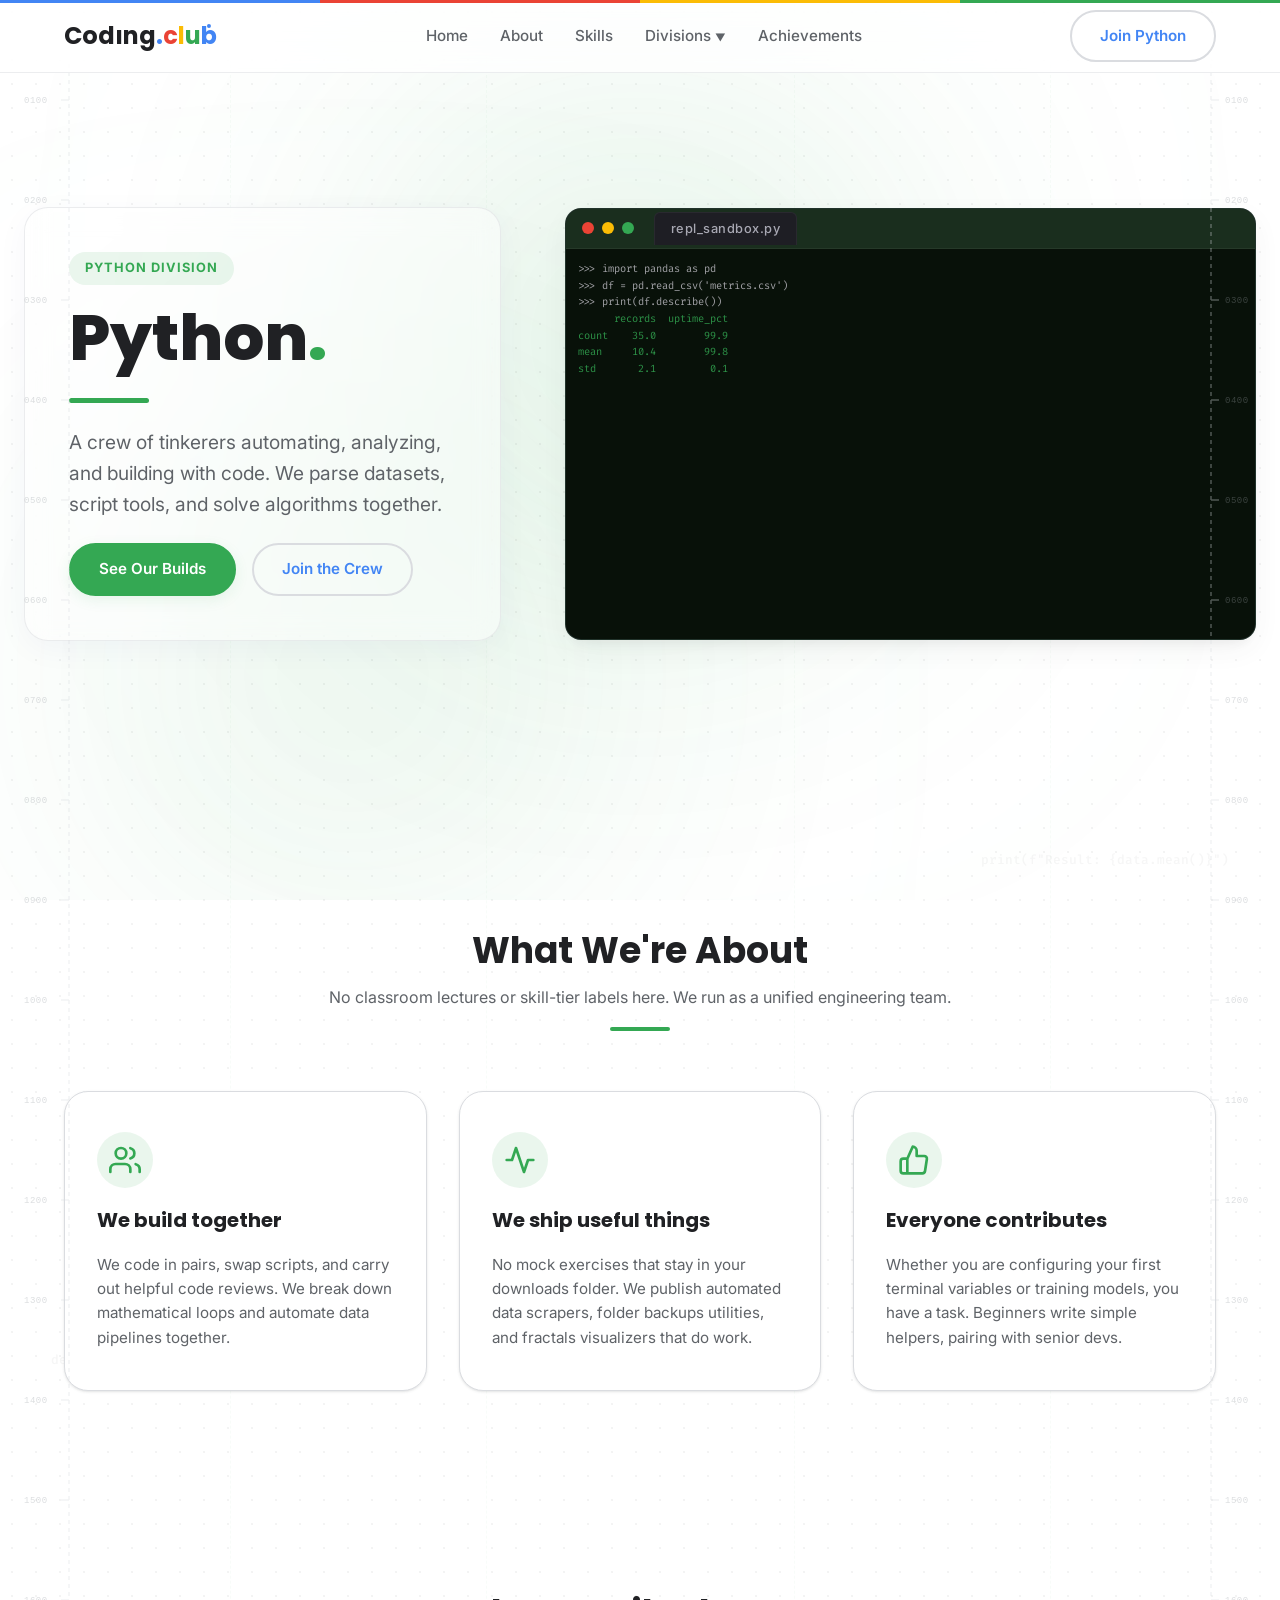
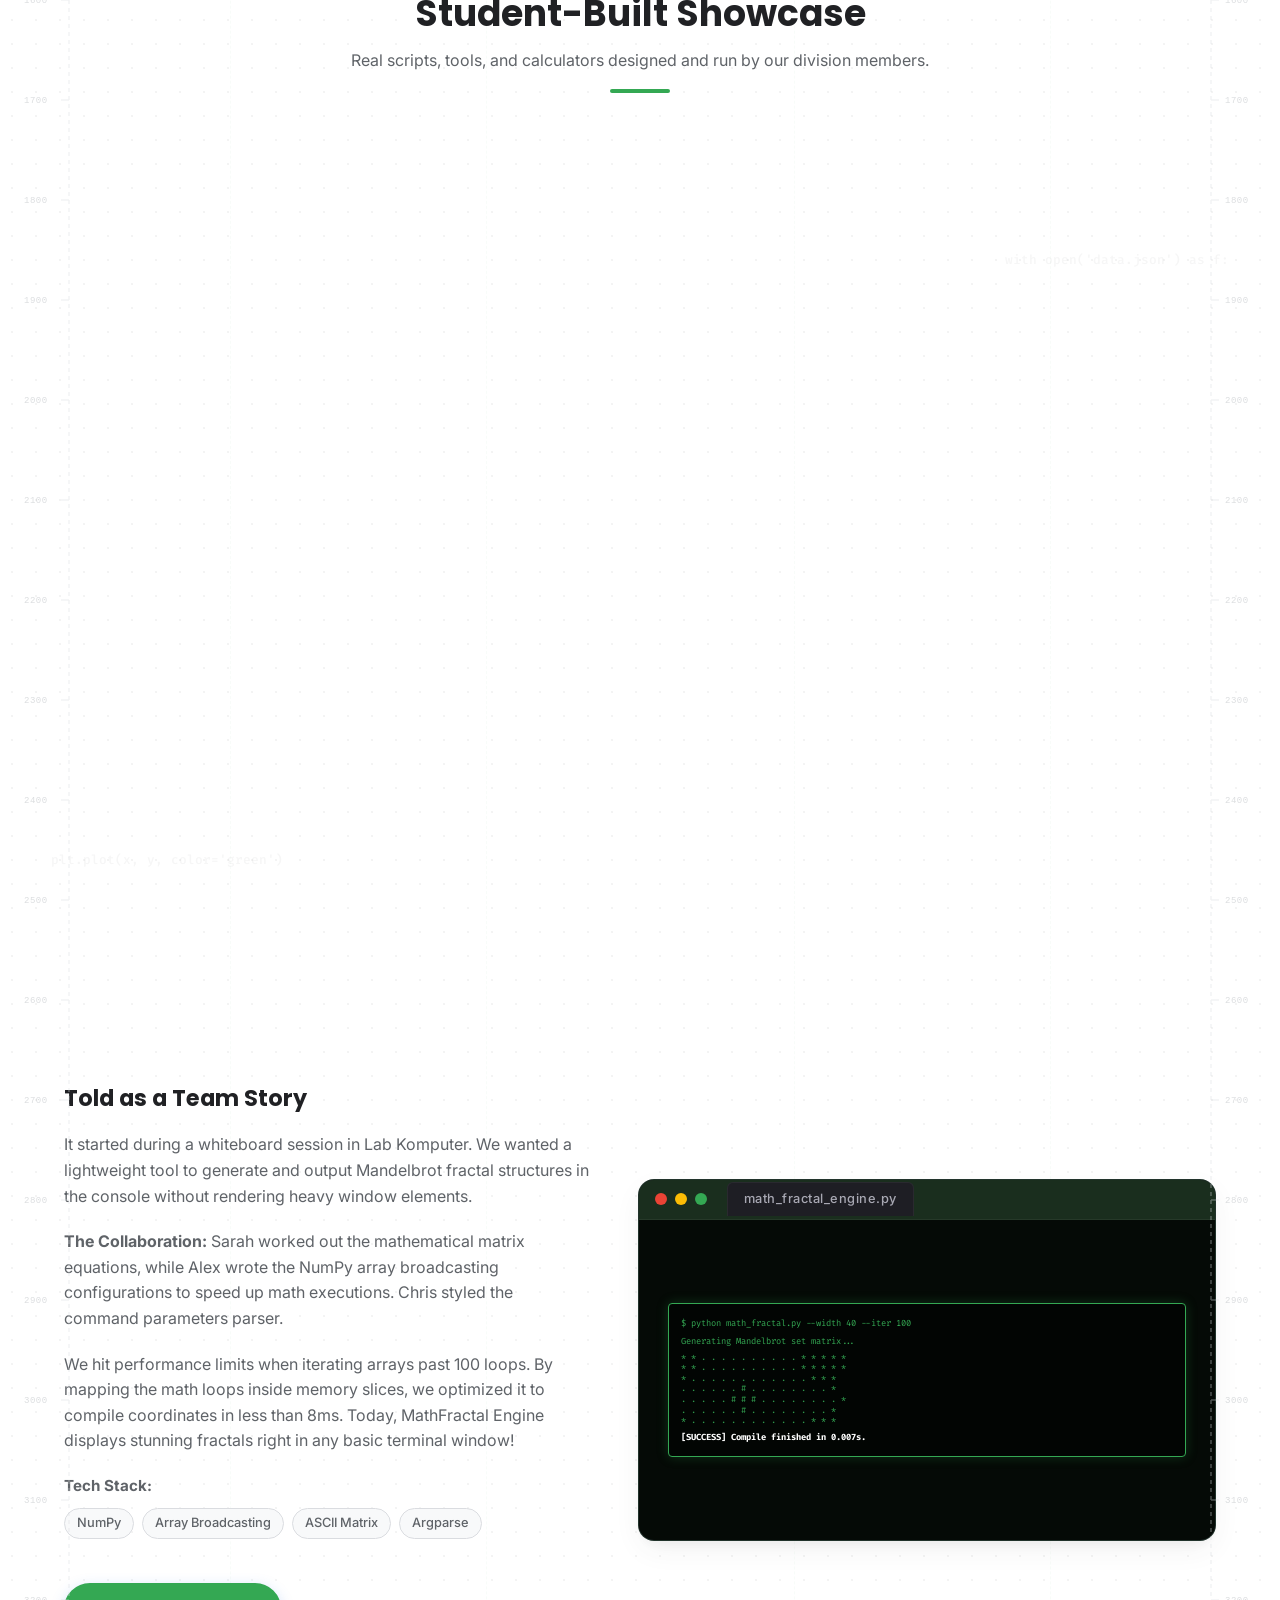
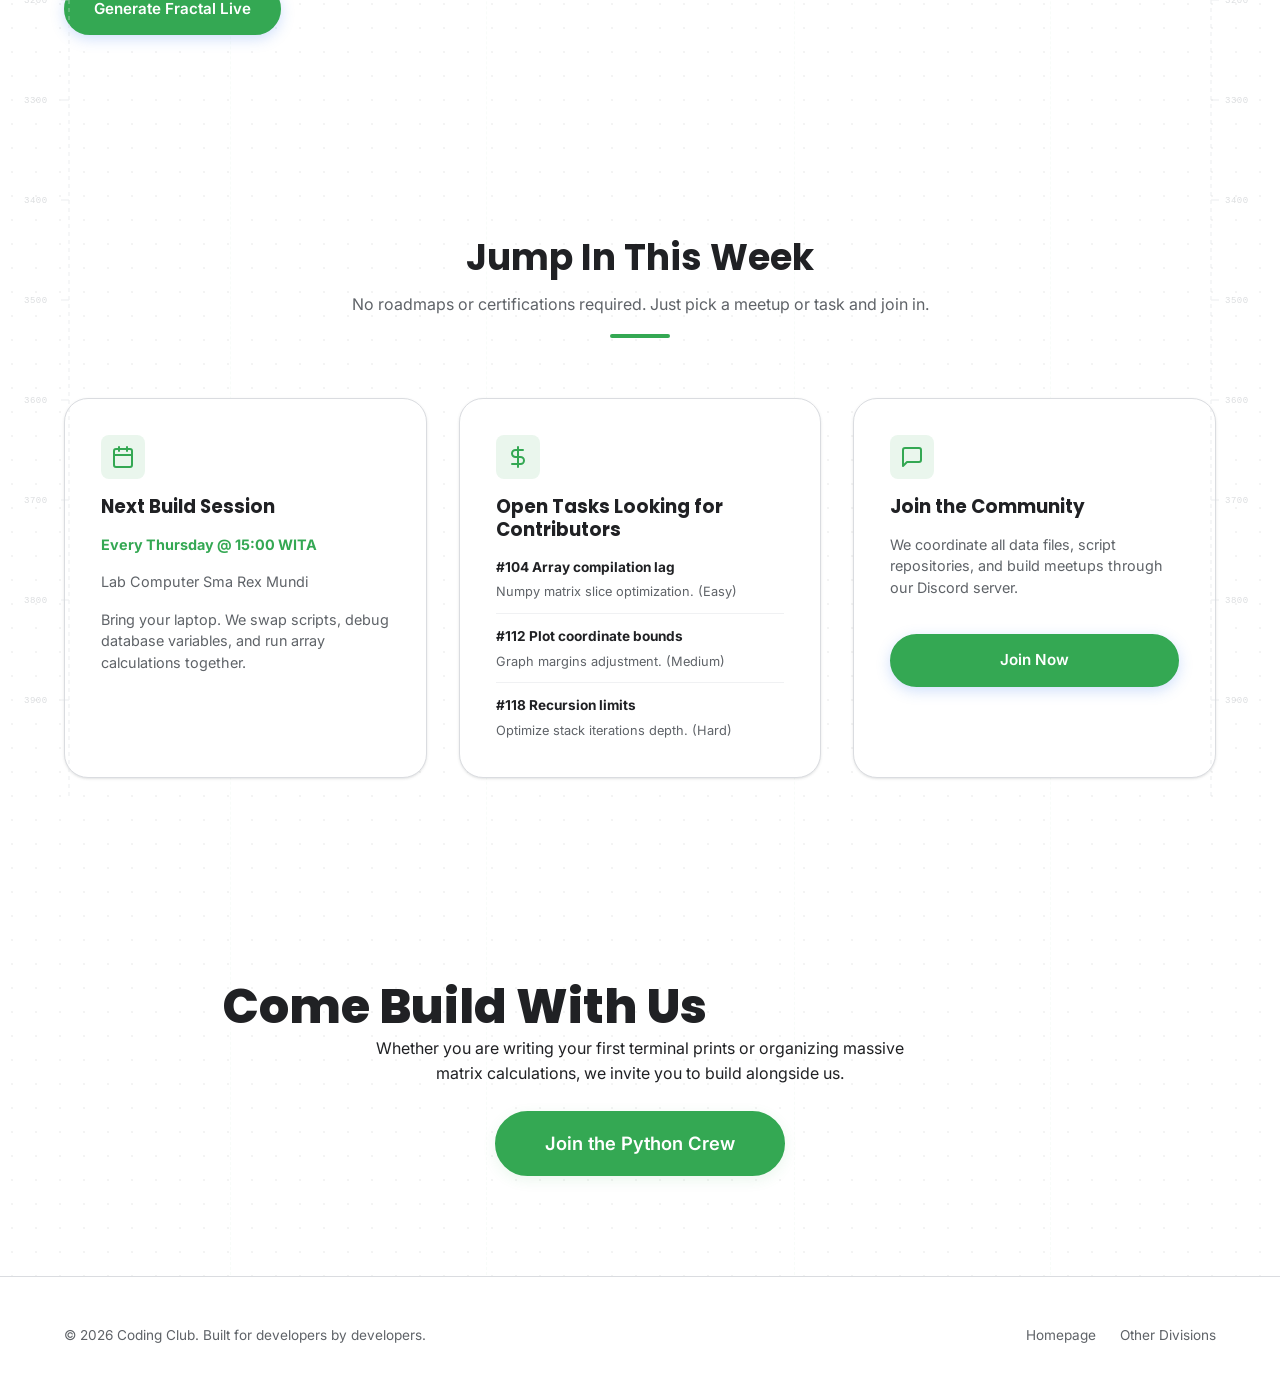
<file: python.html>
<!DOCTYPE html>
<html lang="en">
<head>
  <meta charset="UTF-8">
  <meta name="viewport" content="width=device-width, initial-scale=1.0">
  <title>Python Division - Coding Club</title>
  <meta name="description" content="Join the Python Division of Coding Club. A crew of tinkerers automating, analyzing, and building with code. Open to all students at FT UNSRAT.">
  
  <!-- Favicon -->
  <link rel="icon" type="image/webp" href="images/logo.webp">
  
  <!-- Preconnect and Async Font Loading -->
  <link rel="preconnect" href="https://fonts.googleapis.com">
  <link rel="preconnect" href="https://fonts.gstatic.com" crossorigin>
  <link rel="stylesheet" href="https://fonts.googleapis.com/css2?family=Inter:wght@400;500;600;700&family=Poppins:wght@600;700;800&family=Outfit:wght@500;700;800&family=Fira+Code:wght@500&display=swap" media="print" onload="this.media='all'">
  
  <link rel="stylesheet" href="style.css">
</head>
<body class="python-page">

  <!-- Premium Background Elements (Scoped to green) -->
  <div class="bg-grid-overlay"></div>
  <div class="ambient-glows">
    <div class="glow-blob blob-green" style="top: 10%; left: 30%; width: 500px; height: 500px; opacity: 0.15;"></div>
    <div class="glow-blob blob-green" style="top: 50%; right: 20%; width: 450px; height: 450px; opacity: 0.12;"></div>
  </div>

  <!-- Interactive Cursor Glow Spotlight -->
  <div class="cursor-glow" id="cursor-glow"></div>

  <!-- Blueprint Vertical Grid Lines -->
  <div class="blueprint-grid-lines">
    <div class="grid-line line-1" style="border-color: rgba(52, 168, 83, 0.035);"></div>
    <div class="grid-line line-2" style="border-color: rgba(52, 168, 83, 0.035);"></div>
    <div class="grid-line line-3" style="border-color: rgba(52, 168, 83, 0.035);"></div>
    <div class="grid-line line-4" style="border-color: rgba(52, 168, 83, 0.035);"></div>
  </div>

  <!-- Scattered Monospace Code Snippet Watermarks -->
  <div class="bg-code-watermarks">
    <div class="watermark wt-left wt-1">import pandas as pd</div>
    <div class="watermark wt-right wt-2">print(f"Result: {data.mean()}")</div>
    <div class="watermark wt-left wt-3">def fibonacci(n): return n if n &lt; 2 else ...</div>
    <div class="watermark wt-right wt-4">with open('data.json') as f:</div>
    <div class="watermark wt-left wt-5">plt.plot(x, y, color='green')</div>
  </div>

  <!-- Vertical Side Blueprint Rulers -->
  <div class="bg-ruler bg-ruler-left"></div>
  <div class="bg-ruler bg-ruler-right"></div>

  <!-- Navigation Bar -->
  <header id="main-header">
    <div class="container nav-container">
      <a href="index.html" class="logo" aria-label="Coding Club Logo">
        <span class="logo-coding">Cod<span class="logo-i">ı<span class="i-dot"></span></span>ng</span><span class="logo-divider">.</span><span class="logo-club"><span class="logo-letter club-c red">c</span><span class="logo-letter club-l yellow">l</span><span class="logo-letter club-u green">u</span><span class="logo-letter club-b blue">b</span></span>
      </a>
      
      <button class="menu-toggle" id="mobile-menu" aria-label="Toggle navigation menu">
        <span></span>
        <span></span>
        <span></span>
      </button>

      <nav>
        <ul class="nav-links" id="nav-links-list">
          <li><a href="index.html#hero">Home</a></li>
          <li><a href="index.html#intro">About</a></li>
          <li><a href="index.html#learn">Skills</a></li>
          <li class="dropdown">
            <a href="index.html#divisions" class="dropdown-toggle">Divisions <span class="dropdown-caret">▼</span></a>
            <ul class="dropdown-menu">
              <li><a href="webdev.html">Web Dev</a></li>
              <li><a href="gamedev.html">Game Dev</a></li>
              <li><a href="python.html">Python</a></li>
            </ul>
          </li>
          <li><a href="index.html#timeline">Achievements</a></li>
        </ul>
      </nav>

      <div class="nav-cta">
        <a href="#join-division" class="btn btn-secondary">Join Python</a>
      </div>
    </div>
  </header>

  <!-- Division Hero Section -->
  <section id="division-hero" class="div-hero-sec">
    <div class="container hero-wrapper">
      <div class="hero-content reveal reveal-left">
        <div class="division-badge-pill" style="color: var(--google-green); background-color: var(--google-green-alpha);">Python Division</div>
        <h1 class="hero-headline">
          Python<span class="word-green" style="color: var(--google-green);">.</span>
        </h1>
        <div class="section-divider divider-green" style="margin: 0; width: 80px; height: 5px; background-color: var(--google-green);"></div>
        <p class="hero-subtext">
          A crew of tinkerers automating, analyzing, and building with code. We parse datasets, script tools, and solve algorithms together.
        </p>
        <div class="hero-ctas">
          <a href="#work" class="btn btn-primary" style="background-color: var(--google-green); border-color: var(--google-green); box-shadow: 0 4px 14px var(--google-green-alpha);">See Our Builds</a>
          <a href="#join-division" class="btn btn-secondary">Join the Crew</a>
        </div>
      </div>
      
      <!-- Monospace Python REPL Terminal Typing Box -->
      <div class="showcase-container reveal reveal-right">
        <div class="browser-mock" style="border-color: rgba(52, 168, 83, 0.15);">
          <div class="browser-header" style="background-color: #1a2e1e;">
            <span class="dot dot-red"></span>
            <span class="dot dot-yellow"></span>
            <span class="dot dot-green"></span>
            <div class="browser-tab">repl_sandbox.py</div>
          </div>
          <div class="browser-content" style="background-color: #081109; padding: 12px; display: flex; flex-direction: column;">
            <div class="code-window" id="python-repl-typewriter" style="font-family: 'Fira Code', monospace; font-size: 0.65rem; color: #a1a1a6; text-align: left; line-height: 1.6; height: 100%;"></div>
          </div>
        </div>
      </div>
    </div>
  </section>

  <!-- What We're About Section -->
  <section id="about-division" class="section-alt">
    <div class="container">
      <div class="section-header text-center reveal">
        <h2>What We're About</h2>
        <p>No classroom lectures or skill-tier labels here. We run as a unified engineering team.</p>
        <div class="section-divider divider-green" style="background-color: var(--google-green);"></div>
      </div>

      <div class="pillars-grid">
        <!-- Pillar 1 -->
        <div class="pillar-card reveal" style="transition-delay: 0.1s;">
          <div class="pillar-icon" style="background-color: var(--google-green-alpha); color: var(--google-green);">
            <svg viewBox="0 0 24 24" width="32" height="32" fill="none" stroke="currentColor" stroke-width="2" stroke-linecap="round" stroke-linejoin="round"><path d="M16 21v-2a4 4 0 0 0-4-4H5a4 4 0 0 0-4 4v2"/><circle cx="9" cy="7" r="4"/><path d="M23 21v-2a4 4 0 0 0-3-3.87"/><path d="M16 3.13a4 4 0 0 1 0 7.75"/></svg>
          </div>
          <h3>We build together</h3>
          <p>
            We code in pairs, swap scripts, and carry out helpful code reviews. We break down mathematical loops and automate data pipelines together.
          </p>
        </div>

        <!-- Pillar 2 -->
        <div class="pillar-card reveal" style="transition-delay: 0.2s;">
          <div class="pillar-icon" style="background-color: var(--google-green-alpha); color: var(--google-green);">
            <svg viewBox="0 0 24 24" width="32" height="32" fill="none" stroke="currentColor" stroke-width="2" stroke-linecap="round" stroke-linejoin="round"><polyline points="22 12 18 12 15 21 9 3 6 12 2 12"/></svg>
          </div>
          <h3>We ship useful things</h3>
          <p>
            No mock exercises that stay in your downloads folder. We publish automated data scrapers, folder backups utilities, and fractals visualizers that do work.
          </p>
        </div>

        <!-- Pillar 3 -->
        <div class="pillar-card reveal" style="transition-delay: 0.3s;">
          <div class="pillar-icon" style="background-color: var(--google-green-alpha); color: var(--google-green);">
            <svg viewBox="0 0 24 24" width="32" height="32" fill="none" stroke="currentColor" stroke-width="2" stroke-linecap="round" stroke-linejoin="round"><path d="M14 9V5a3 3 0 0 0-3-3l-4 9v11h11.28a2 2 0 0 0 2-1.7l1.38-9a2 2 0 0 0-2-2.3zM7 22H4a2 2 0 0 1-2-2v-7a2 2 0 0 1 2-2h3"/></svg>
          </div>
          <h3>Everyone contributes</h3>
          <p>
            Whether you are configuring your first terminal variables or training models, you have a task. Beginners write simple helpers, pairing with senior devs.
          </p>
        </div>
      </div>
    </div>
  </section>

  <!-- Live Project Showcase Section -->
  <section id="work">
    <div class="container">
      <div class="section-header text-center reveal">
        <h2>Student-Built Showcase</h2>
        <p>Real scripts, tools, and calculators designed and run by our division members.</p>
        <div class="section-divider divider-green" style="background-color: var(--google-green);"></div>
      </div>

      <!-- Filter Tabs -->
      <div class="filter-tabs-wrapper reveal">
        <button class="filter-tab active" data-filter="all" style="--google-blue: var(--google-green); --google-blue-alpha: var(--google-green-alpha);">All Builds</button>
        <button class="filter-tab" data-filter="automation" style="--google-blue: var(--google-green); --google-blue-alpha: var(--google-green-alpha);">Automation</button>
        <button class="filter-tab" data-filter="data-viz" style="--google-blue: var(--google-green); --google-blue-alpha: var(--google-green-alpha);">Data & Viz</button>
        <button class="filter-tab" data-filter="algorithms" style="--google-blue: var(--google-green); --google-blue-alpha: var(--google-green-alpha);">Algorithms</button>
        <button class="filter-tab" data-filter="utilities" style="--google-blue: var(--google-green); --google-blue-alpha: var(--google-green-alpha);">Utilities</button>
      </div>

      <!-- Project Grid -->
      <div class="project-showcase-grid">
        <!-- Project 1 (Automation) -->
        <div class="project-card-wrapper reveal" data-category="automation">
          <div class="browser-mock" style="border-color: rgba(52, 168, 83, 0.1);">
            <div class="browser-header" style="background-color: #1a2e1e;">
              <span class="dot dot-red"></span>
              <span class="dot dot-yellow"></span>
              <span class="dot dot-green"></span>
              <div class="browser-tab">AutoSync</div>
            </div>
            <div class="browser-content">
              <div class="showcase-img-placeholder" style="background-color: #0b1109;">
                <div class="vector-browser-ui" style="background-color: #050a06; border-color: rgba(52, 168, 83, 0.1); font-family: monospace; font-size: 0.55rem; color: #a1a1a6; padding: 12px; gap: 4px; text-align: left;">
                  <div>$ python autosync.py --src ./dev</div>
                  <div style="color: var(--google-green);">[INFO] Scanning src directory...</div>
                  <div style="color: var(--google-green);">[SUCCESS] Copied 12 files to backups.</div>
                </div>
              </div>
              <div class="project-hover-detail" style="background: rgba(11, 17, 9, 0.98);">
                <h4>AutoSync</h4>
                <p>A folder synchronization script to monitor file directory changes and copy backups.</p>
                <div class="proj-stack">
                  <span class="stack-tag" style="background-color: var(--google-green-alpha); color: var(--google-green);">Watchdog</span>
                  <span class="stack-tag" style="background-color: var(--google-green-alpha); color: var(--google-green);">Shutil</span>
                  <span class="stack-tag" style="background-color: var(--google-green-alpha); color: var(--google-green);">Argparse</span>
                </div>
              </div>
            </div>
          </div>
        </div>

        <!-- Project 2 (Data & Viz) -->
        <div class="project-card-wrapper reveal" data-category="data-viz">
          <div class="browser-mock" style="border-color: rgba(52, 168, 83, 0.1);">
            <div class="browser-header" style="background-color: #1a2e1e;">
              <span class="dot dot-red"></span>
              <span class="dot dot-yellow"></span>
              <span class="dot dot-green"></span>
              <div class="browser-tab">PlotStats</div>
            </div>
            <div class="browser-content">
              <div class="showcase-img-placeholder" style="background-color: #0b1109;">
                <div class="vector-browser-ui" style="background-color: #050a06; border-color: rgba(52, 168, 83, 0.1);">
                  <!-- Plot viz visualization representation -->
                  <div class="ui-chart" style="height: 60px; display: flex; align-items: flex-end; gap: 6px; border-bottom: 1.5px solid #a1a1a6; width: 80%; margin: 10px auto 0 auto; padding-bottom: 2px;">
                    <div class="chart-bar" style="background-color: var(--google-green); border-color: var(--google-green); height: 40%; width: 12px;"></div>
                    <div class="chart-bar" style="background-color: var(--google-green); border-color: var(--google-green); height: 85%; width: 12px;"></div>
                    <div class="chart-bar" style="background-color: var(--google-green); border-color: var(--google-green); height: 60%; width: 12px;"></div>
                    <div class="chart-bar" style="background-color: var(--google-green); border-color: var(--google-green); height: 95%; width: 12px;"></div>
                  </div>
                </div>
              </div>
              <div class="project-hover-detail" style="background: rgba(11, 17, 9, 0.98);">
                <h4>PlotStats</h4>
                <p>A CSV parsing library plotting clean Matplotlib bar graphs and statistics.</p>
                <div class="proj-stack">
                  <span class="stack-tag" style="background-color: var(--google-green-alpha); color: var(--google-green);">Pandas</span>
                  <span class="stack-tag" style="background-color: var(--google-green-alpha); color: var(--google-green);">Matplotlib</span>
                  <span class="stack-tag" style="background-color: var(--google-green-alpha); color: var(--google-green);">CSV</span>
                </div>
              </div>
            </div>
          </div>
        </div>

        <!-- Project 3 (Algorithms) -->
        <div class="project-card-wrapper reveal" data-category="algorithms">
          <div class="browser-mock" style="border-color: rgba(52, 168, 83, 0.1);">
            <div class="browser-header" style="background-color: #1a2e1e;">
              <span class="dot dot-red"></span>
              <span class="dot dot-yellow"></span>
              <span class="dot dot-green"></span>
              <div class="browser-tab">Mandelbrot REPL</div>
            </div>
            <div class="browser-content">
              <div class="showcase-img-placeholder" style="background-color: #0b1109;">
                <div class="vector-browser-ui" style="background-color: #050a06; border-color: rgba(52, 168, 83, 0.1); font-family: monospace; font-size: 0.5rem; color: var(--google-green); text-align: left; padding: 8px; line-height: 1.2;">
                  <div>* * . . . . * * *</div>
                  <div>* . . . . . . * *</div>
                  <div>. . . # # # . . *</div>
                  <div>* . . . . . . * *</div>
                  <div>* * . . . . * * *</div>
                </div>
              </div>
              <div class="project-hover-detail" style="background: rgba(11, 17, 9, 0.98);">
                <h4>Mandelbrot REPL</h4>
                <p>A console terminal rendering ASCII fractal visual coordinates on input parameters.</p>
                <div class="proj-stack">
                  <span class="stack-tag" style="background-color: var(--google-green-alpha); color: var(--google-green);">NumPy</span>
                  <span class="stack-tag" style="background-color: var(--google-green-alpha); color: var(--google-green);">Math</span>
                  <span class="stack-tag" style="background-color: var(--google-green-alpha); color: var(--google-green);">CLI</span>
                </div>
              </div>
            </div>
          </div>
        </div>

        <!-- Project 4 (Utilities) -->
        <div class="project-card-wrapper reveal" data-category="utilities">
          <div class="browser-mock" style="border-color: rgba(52, 168, 83, 0.1);">
            <div class="browser-header" style="background-color: #1a2e1e;">
              <span class="dot dot-red"></span>
              <span class="dot dot-yellow"></span>
              <span class="dot dot-green"></span>
              <div class="browser-tab">ZipTool</div>
            </div>
            <div class="browser-content">
              <div class="showcase-img-placeholder" style="background-color: #0b1109;">
                <div class="vector-browser-ui" style="background-color: #050a06; border-color: rgba(52, 168, 83, 0.1); font-family: monospace; font-size: 0.55rem; color: #a1a1a6; padding: 12px; text-align: left; gap: 3px;">
                  <div>$ python ziptool.py archive.zip docs/</div>
                  <div>Scanning files in docs/...</div>
                  <div style="color: var(--google-green);">[SUCCESS] Created archive.zip (2.4MB)</div>
                </div>
              </div>
              <div class="project-hover-detail" style="background: rgba(11, 17, 9, 0.98);">
                <h4>ZipTool</h4>
                <p>A compress and archive console wrapper to compress files under custom settings.</p>
                <div class="proj-stack">
                  <span class="stack-tag" style="background-color: var(--google-green-alpha); color: var(--google-green);">Zipfile</span>
                  <span class="stack-tag" style="background-color: var(--google-green-alpha); color: var(--google-green);">OS</span>
                  <span class="stack-tag" style="background-color: var(--google-green-alpha); color: var(--google-green);">Time</span>
                </div>
              </div>
            </div>
          </div>
        </div>
      </div>
    </div>
  </section>

  <!-- Featured Project Deep-Dive Section -->
  <section id="deep-dive" class="section-alt">
    <div class="container">
      <div class="section-header reveal">
        <h2>Flagship Project: MathFractal Engine</h2>
        <p>The story behind our numpy-optimized ASCII fractal engine rendering complex equations.</p>
        <div class="section-divider divider-green" style="background-color: var(--google-green); margin-left: 0;"></div>
      </div>

      <div class="deep-dive-layout">
        <!-- Story text -->
        <div class="deep-dive-story reveal reveal-left">
          <h3>Told as a Team Story</h3>
          <p>
            It started during a whiteboard session in Lab Komputer. We wanted a lightweight tool to generate and output Mandelbrot fractal structures in the console without rendering heavy window elements.
          </p>
          <p>
            <strong>The Collaboration:</strong> Sarah worked out the mathematical matrix equations, while Alex wrote the NumPy array broadcasting configurations to speed up math executions. Chris styled the command parameters parser.
          </p>
          <p>
            We hit performance limits when iterating arrays past 100 loops. By mapping the math loops inside memory slices, we optimized it to compile coordinates in less than 8ms. Today, MathFractal Engine displays stunning fractals right in any basic terminal window!
          </p>

          <div class="dive-tech-stack">
            <strong>Tech Stack:</strong>
            <div class="tools-list" style="margin-top: 10px;">
              <span class="tool-badge">NumPy</span>
              <span class="tool-badge">Array Broadcasting</span>
              <span class="tool-badge">ASCII Matrix</span>
              <span class="tool-badge">Argparse</span>
            </div>
          </div>

          <div class="dive-buttons" style="margin-top: 24px;">
            <a href="#" id="python-flagship-btn" class="btn btn-primary" style="background-color: var(--google-green); border-color: var(--google-green);">Generate Fractal Live</a>
          </div>
        </div>

        <!-- Visual layout mock browser -->
        <div class="deep-dive-visual reveal reveal-right">
          <div class="browser-mock" style="border-color: rgba(52, 168, 83, 0.15);">
            <div class="browser-header" style="background-color: #1a2e1e;">
              <span class="dot dot-red"></span>
              <span class="dot dot-yellow"></span>
              <span class="dot dot-green"></span>
              <div class="browser-tab">math_fractal_engine.py</div>
            </div>
            <div class="browser-content" style="background-color: #050a06; display: flex; align-items: center; justify-content: center; height: 100%; min-height: 320px;">
              <!-- Mini console preview -->
              <div style="width: 90%; height: 90%; background-color: #020503; border: 1.5px solid var(--google-green); border-radius: 4px; padding: 12px; font-family: 'Fira Code', monospace; font-size: 0.55rem; color: var(--google-green); display: flex; flex-direction: column; gap: 4px; text-align: left; box-shadow: 0 0 12px rgba(52, 168, 83, 0.25);">
                <div>$ python math_fractal.py --width 40 --iter 100</div>
                <div>Generating Mandelbrot set matrix...</div>
                <div id="python-fractal-output" style="line-height: 1.2; opacity: 0.9; white-space: pre; font-family: 'Fira Code', monospace;">* * . . . . . . . . . . * * * * *
* * . . . . . . . . . . * * * * *
* . . . . . . . . . . . . * * *
. . . . . . # . . . . . . . . *
. . . . . # # # . . . . . . . . *
. . . . . . # . . . . . . . . *
* . . . . . . . . . . . . * * *</div>
                <div style="color: #ffffff; font-weight: bold;">[SUCCESS] Compile finished in 0.007s.</div>
              </div>
            </div>
          </div>
        </div>
      </div>
    </div>
  </section>

  <!-- How to Get Involved Section -->
  <section id="get-involved">
    <div class="container">
      <div class="section-header text-center reveal">
        <h2>Jump In This Week</h2>
        <p>No roadmaps or certifications required. Just pick a meetup or task and join in.</p>
        <div class="section-divider divider-green" style="background-color: var(--google-green);"></div>
      </div>

      <div class="involved-grid">
        <!-- Next Meetup -->
        <div class="involved-card reveal" style="transition-delay: 0.1s;">
          <div class="card-icon" style="background-color: var(--google-green-alpha); color: var(--google-green);">
            <svg viewBox="0 0 24 24" width="24" height="24" fill="none" stroke="currentColor" stroke-width="2" stroke-linecap="round" stroke-linejoin="round"><rect x="3" y="4" width="18" height="18" rx="2" ry="2"/><line x1="16" y1="2" x2="16" y2="6"/><line x1="8" y1="2" x2="8" y2="6"/><line x1="3" y1="10" x2="21" y2="10"/></svg>
          </div>
          <h3>Next Build Session</h3>
          <p class="meetup-time" style="color: var(--google-green);">Every Thursday @ 15:00 WITA</p>
          <p>Lab Computer Sma Rex Mundi</p>
          <p class="details">Bring your laptop. We swap scripts, debug database variables, and run array calculations together.</p>
        </div>

        <!-- Open Issues -->
        <div class="involved-card reveal" style="transition-delay: 0.2s;">
          <div class="card-icon" style="background-color: var(--google-green-alpha); color: var(--google-green);">
            <svg viewBox="0 0 24 24" width="24" height="24" fill="none" stroke="currentColor" stroke-width="2" stroke-linecap="round" stroke-linejoin="round"><path d="M12 2v20M17 5H9.5a3.5 3.5 0 0 0 0 7h5a3.5 3.5 0 0 1 0 7H6"/></svg>
          </div>
          <h3>Open Tasks Looking for Contributors</h3>
          <ul class="tasks-list">
            <li>
              <strong>#104 Array compilation lag</strong>
              <span>Numpy matrix slice optimization. (Easy)</span>
            </li>
            <li>
              <strong>#112 Plot coordinate bounds</strong>
              <span>Graph margins adjustment. (Medium)</span>
            </li>
            <li>
              <strong>#118 Recursion limits</strong>
              <span>Optimize stack iterations depth. (Hard)</span>
            </li>
          </ul>
        </div>

        <!-- Community Invite -->
        <div class="involved-card reveal" style="transition-delay: 0.3s;">
          <div class="card-icon" style="background-color: var(--google-green-alpha); color: var(--google-green);">
            <svg viewBox="0 0 24 24" width="24" height="24" fill="none" stroke="currentColor" stroke-width="2" stroke-linecap="round" stroke-linejoin="round"><path d="M21 15a2 2 0 0 1-2 2H7l-4 4V5a2 2 0 0 1 2-2h14a2 2 0 0 1 2 2z"/></svg>
          </div>
          <h3>Join the Community</h3>
          <p>We coordinate all data files, script repositories, and build meetups through our Discord server.</p>
          <div class="involvement-buttons" style="margin-top: 20px; display: flex; flex-direction: column; gap: 12px;">
            <a href="#" class="btn btn-primary" style="justify-content: center; background-color: var(--google-green); border-color: var(--google-green);">Join Now</a>
          </div>
        </div>
      </div>
    </div>
  </section>

  <!-- Division CTA Section -->
  <section id="join-division" class="section-alt">
    <div class="container text-center">
      <div class="div-cta-content reveal">
        <h2 class="cta-headline">Come Build With Us</h2>
        <p class="cta-subtext" style="max-width: 550px; margin: 0 auto 24px auto;">
          Whether you are writing your first terminal prints or organizing massive matrix calculations, we invite you to build alongside us.
        </p>
        <a href="https://docs.google.com/forms/d/e/1FAIpQLSdWJF_dGjA3HIvGJ4Yi0hEr7RPRepXqrWrpB_H9oQLUdnPNRw/viewform" target="_blank" class="btn btn-primary btn-large" style="background-color: var(--google-green); border-color: var(--google-green); box-shadow: 0 4px 14px var(--google-green-alpha);">Join the Python Crew</a>
      </div>
    </div>
  </section>

  <!-- Footer Section -->
  <footer id="main-footer">
    <div class="container footer-wrapper">
      <p class="footer-copy">&copy; 2026 Coding Club. Built for developers by developers.</p>
      <div class="footer-links">
        <a href="index.html">Homepage</a>
        <a href="index.html#divisions">Other Divisions</a>
      </div>
    </div>
  </footer>

  <!-- Scripts -->
  <script src="script.js" defer></script>
</body>
</html>
</file>
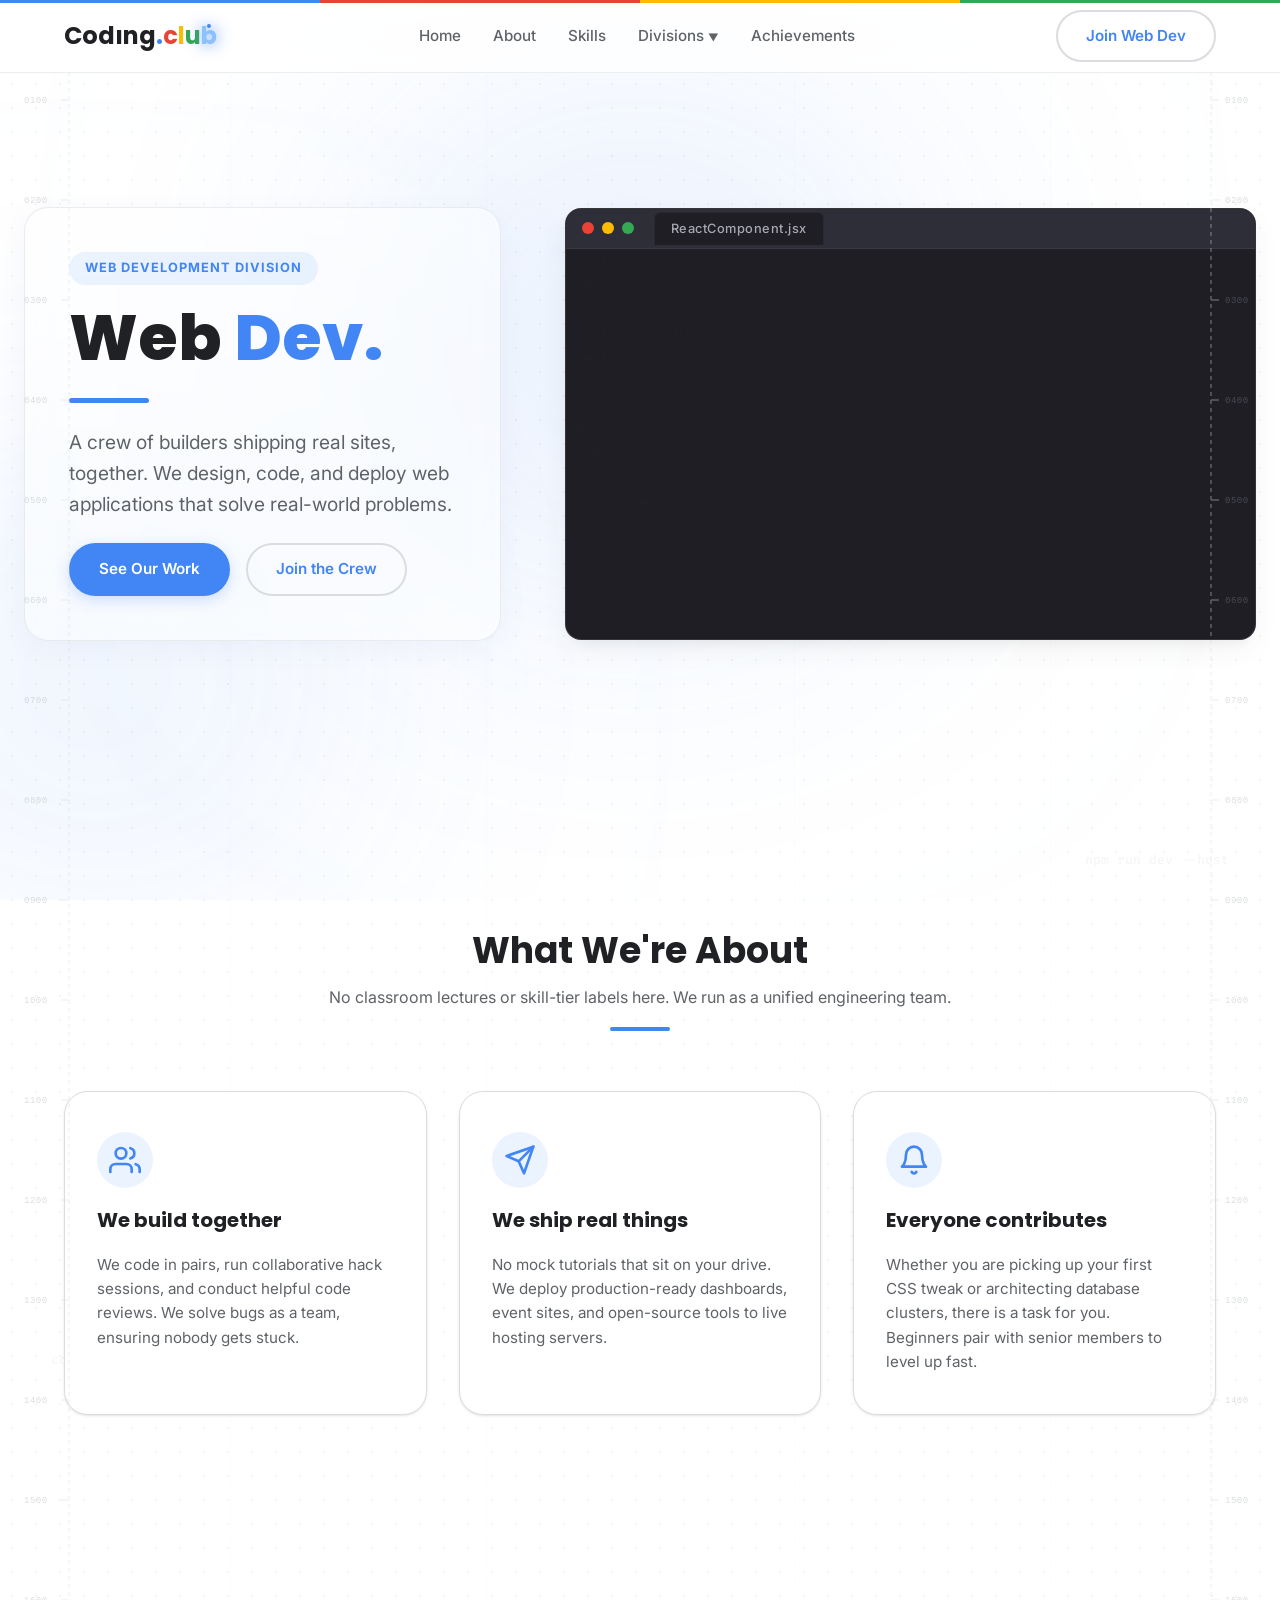
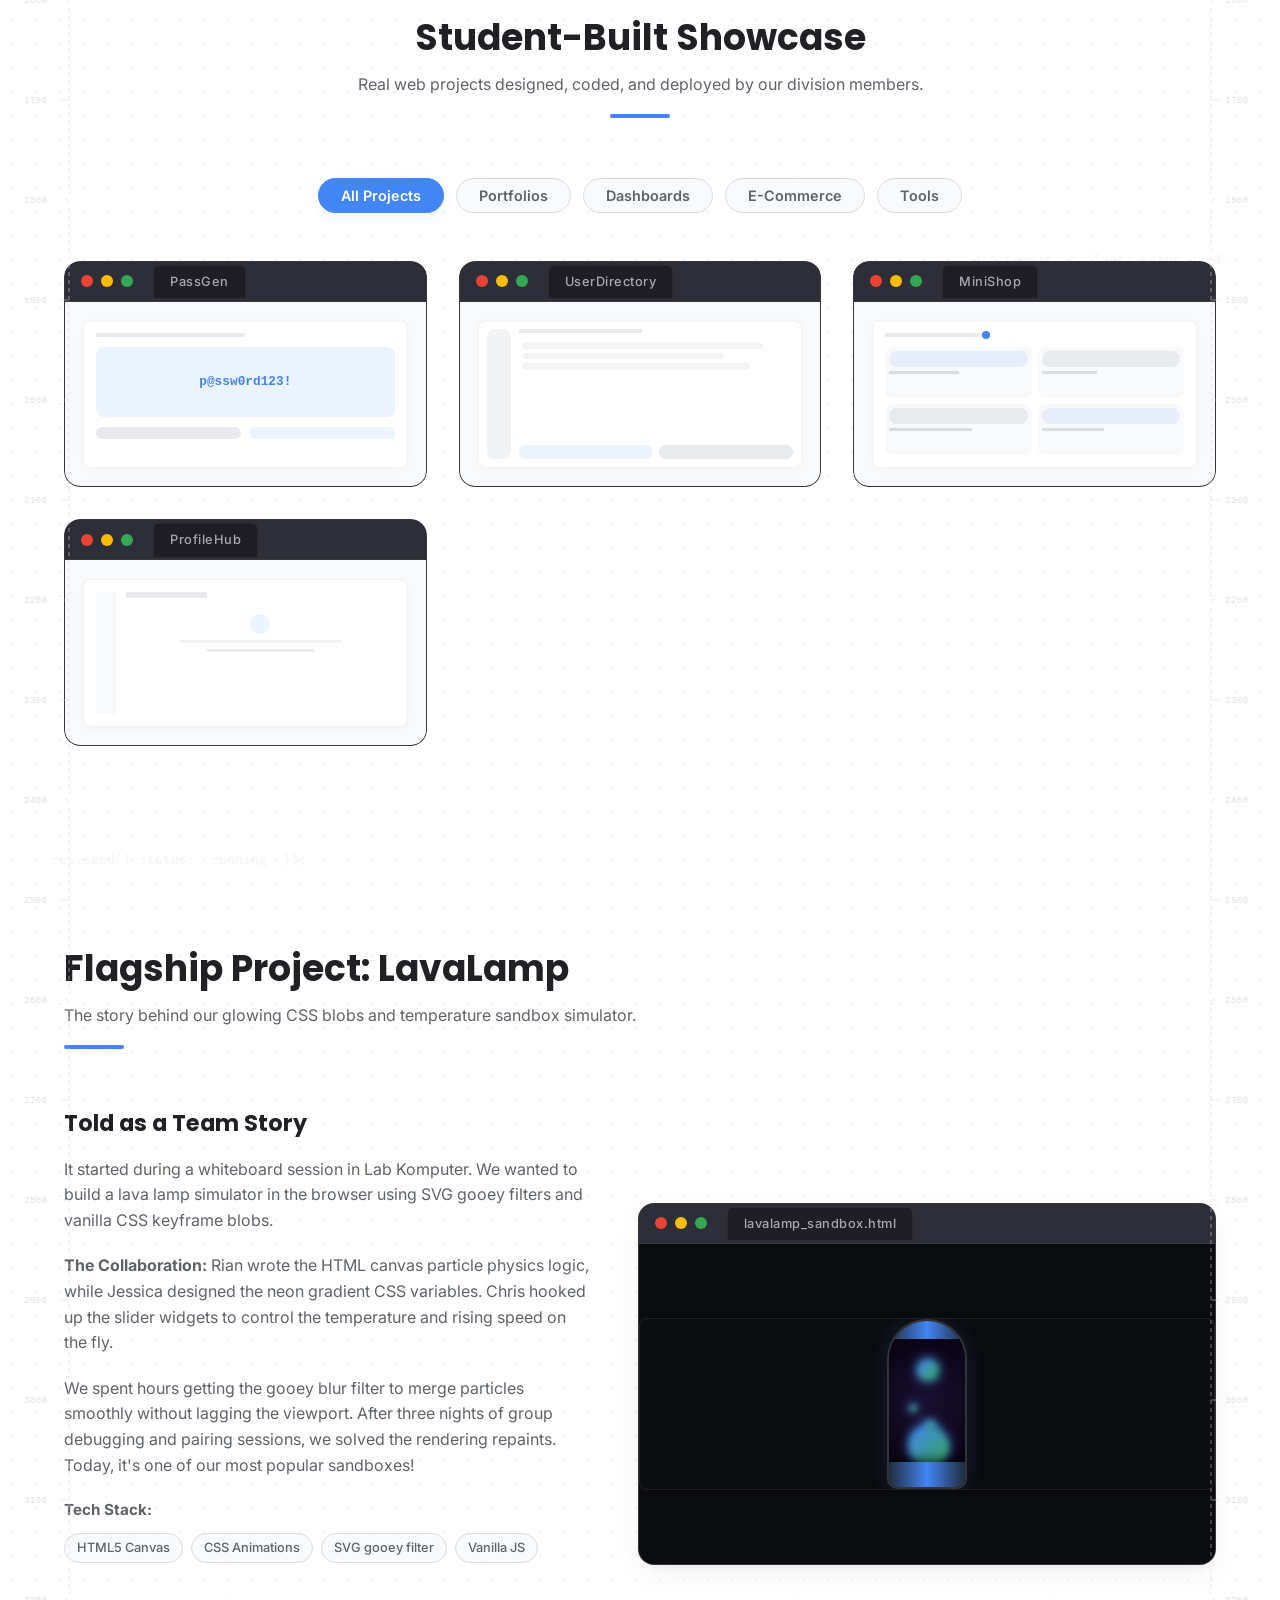
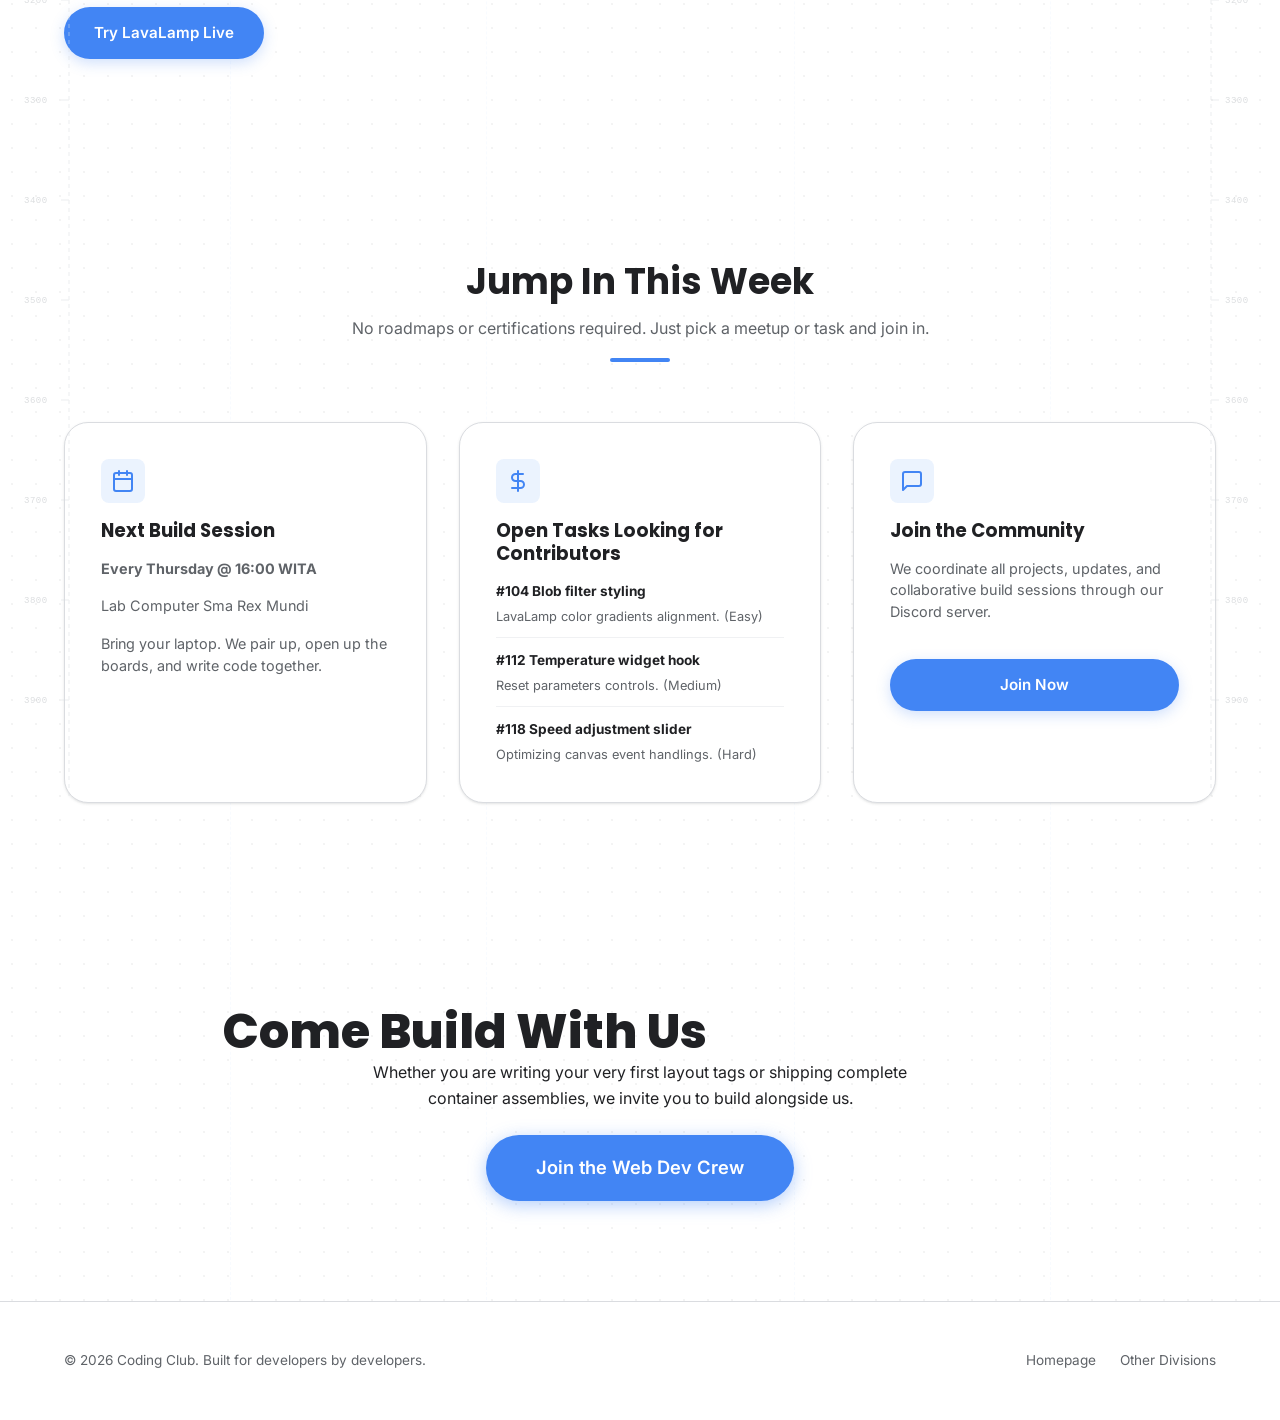
<file: webdev.html>
<!DOCTYPE html>
<html lang="en">
<head>
  <meta charset="UTF-8">
  <meta name="viewport" content="width=device-width, initial-scale=1.0">
  <title>Web Dev Division - Coding Club</title>
  <meta name="description" content="Join the Web Dev Division of Coding Club. A crew of builders shipping real, deployed sites together. Open to all students at FT UNSRAT.">
  
  <!-- Favicon -->
  <link rel="icon" type="image/webp" href="images/logo.webp">
  
  <!-- Preconnect and Async Font Loading -->
  <link rel="preconnect" href="https://fonts.googleapis.com">
  <link rel="preconnect" href="https://fonts.gstatic.com" crossorigin>
  <link rel="stylesheet" href="https://fonts.googleapis.com/css2?family=Inter:wght@400;500;600;700&family=Poppins:wght@600;700;800&family=Outfit:wght@500;700;800&family=Fira+Code:wght@500&display=swap" media="print" onload="this.media='all'">
  
  <link rel="stylesheet" href="style.css">
</head>
<body class="webdev-page">

  <!-- Premium Background Elements (Scoped to blue) -->
  <div class="bg-grid-overlay"></div>
  <div class="ambient-glows">
    <div class="glow-blob blob-blue" style="top: 10%; left: 30%; width: 500px; height: 500px; opacity: 0.15;"></div>
    <div class="glow-blob blob-blue" style="top: 50%; right: 20%; width: 450px; height: 450px; opacity: 0.12;"></div>
  </div>

  <!-- Interactive Cursor Glow Spotlight -->
  <div class="cursor-glow" id="cursor-glow"></div>

  <!-- Blueprint Vertical Grid Lines -->
  <div class="blueprint-grid-lines">
    <div class="grid-line line-1"></div>
    <div class="grid-line line-2"></div>
    <div class="grid-line line-3"></div>
    <div class="grid-line line-4"></div>
  </div>

  <!-- Scattered Monospace Code Snippet Watermarks -->
  <div class="bg-code-watermarks">
    <div class="watermark wt-left wt-1">import { WebEngine } from 'core';</div>
    <div class="watermark wt-right wt-2">npm run dev --host</div>
    <div class="watermark wt-left wt-3">const server = fastify();</div>
    <div class="watermark wt-right wt-4">git commit -m "feat: setup grid"</div>
    <div class="watermark wt-left wt-5">res.send({ status: 'running' });</div>
  </div>

  <!-- Vertical Side Blueprint Rulers -->
  <div class="bg-ruler bg-ruler-left"></div>
  <div class="bg-ruler bg-ruler-right"></div>

  <!-- Navigation Bar -->
  <header id="main-header">
    <div class="container nav-container">
      <a href="index.html" class="logo" aria-label="Coding Club Logo">
        <span class="logo-coding">Cod<span class="logo-i">ı<span class="i-dot"></span></span>ng</span><span class="logo-divider">.</span><span class="logo-club"><span class="logo-letter club-c red">c</span><span class="logo-letter club-l yellow">l</span><span class="logo-letter club-u green">u</span><span class="logo-letter club-b blue">b</span></span>
      </a>
      
      <button class="menu-toggle" id="mobile-menu" aria-label="Toggle navigation menu">
        <span></span>
        <span></span>
        <span></span>
      </button>

      <nav>
        <ul class="nav-links" id="nav-links-list">
          <li><a href="index.html#hero">Home</a></li>
          <li><a href="index.html#intro">About</a></li>
          <li><a href="index.html#learn">Skills</a></li>
          <li class="dropdown">
            <a href="index.html#divisions" class="dropdown-toggle">Divisions <span class="dropdown-caret">▼</span></a>
            <ul class="dropdown-menu">
              <li><a href="webdev.html">Web Dev</a></li>
              <li><a href="gamedev.html">Game Dev</a></li>
              <li><a href="python.html">Python</a></li>
            </ul>
          </li>
          <li><a href="index.html#timeline">Achievements</a></li>
        </ul>
      </nav>

      <div class="nav-cta">
        <a href="#join-division" class="btn btn-secondary">Join Web Dev</a>
      </div>
    </div>
  </header>

  <!-- Division Hero Section -->
  <section id="division-hero" class="div-hero-sec">
    <div class="container hero-wrapper">
      <div class="hero-content reveal reveal-left">
        <div class="division-badge-pill">Web Development Division</div>
        <h1 class="hero-headline">
          Web <span class="word-blue">Dev.</span>
        </h1>
        <div class="section-divider divider-blue" style="margin: 0; width: 80px; height: 5px;"></div>
        <p class="hero-subtext">
          A crew of builders shipping real sites, together. We design, code, and deploy web applications that solve real-world problems.
        </p>
        <div class="hero-ctas">
          <a href="#work" class="btn btn-primary">See Our Work</a>
          <a href="#join-division" class="btn btn-secondary">Join the Crew</a>
        </div>
      </div>
      
      <!-- Code Editor Mockup Typing Display -->
      <div class="showcase-container reveal reveal-right">
        <div class="browser-mock">
          <div class="browser-header">
            <span class="dot dot-red"></span>
            <span class="dot dot-yellow"></span>
            <span class="dot dot-green"></span>
            <div class="browser-tab">ReactComponent.jsx</div>
          </div>
          <div class="browser-content">
            <div class="code-window" id="typewriter-code-box"></div>
          </div>
        </div>
      </div>
    </div>
  </section>

  <!-- What We're About Section -->
  <section id="about-division" class="section-alt">
    <div class="container">
      <div class="section-header text-center reveal">
        <h2>What We're About</h2>
        <p>No classroom lectures or skill-tier labels here. We run as a unified engineering team.</p>
        <div class="section-divider divider-blue"></div>
      </div>

      <div class="pillars-grid">
        <!-- Pillar 1 -->
        <div class="pillar-card reveal" style="transition-delay: 0.1s;">
          <div class="pillar-icon">
            <svg viewBox="0 0 24 24" width="32" height="32" fill="none" stroke="currentColor" stroke-width="2" stroke-linecap="round" stroke-linejoin="round"><path d="M17 21v-2a4 4 0 0 0-4-4H5a4 4 0 0 0-4 4v2"/><circle cx="9" cy="7" r="4"/><path d="M23 21v-2a4 4 0 0 0-3-3.87"/><path d="M16 3.13a4 4 0 0 1 0 7.75"/></svg>
          </div>
          <h3>We build together</h3>
          <p>
            We code in pairs, run collaborative hack sessions, and conduct helpful code reviews. We solve bugs as a team, ensuring nobody gets stuck.
          </p>
        </div>

        <!-- Pillar 2 -->
        <div class="pillar-card reveal" style="transition-delay: 0.2s;">
          <div class="pillar-icon">
            <svg viewBox="0 0 24 24" width="32" height="32" fill="none" stroke="currentColor" stroke-width="2" stroke-linecap="round" stroke-linejoin="round"><line x1="22" y1="2" x2="11" y2="13"/><polygon points="22 2 15 22 11 13 2 9 22 2"/></svg>
          </div>
          <h3>We ship real things</h3>
          <p>
            No mock tutorials that sit on your drive. We deploy production-ready dashboards, event sites, and open-source tools to live hosting servers.
          </p>
        </div>

        <!-- Pillar 3 -->
        <div class="pillar-card reveal" style="transition-delay: 0.3s;">
          <div class="pillar-icon">
            <svg viewBox="0 0 24 24" width="32" height="32" fill="none" stroke="currentColor" stroke-width="2" stroke-linecap="round" stroke-linejoin="round"><path d="M18 8A6 6 0 0 0 6 8c0 7-3 9-3 9h18s-3-2-3-9"/><path d="M13.73 21a2 2 0 0 1-3.46 0"/></svg>
          </div>
          <h3>Everyone contributes</h3>
          <p>
            Whether you are picking up your first CSS tweak or architecting database clusters, there is a task for you. Beginners pair with senior members to level up fast.
          </p>
        </div>
      </div>
    </div>
  </section>

  <!-- Live Project Showcase Section -->
  <section id="work">
    <div class="container">
      <div class="section-header text-center reveal">
        <h2>Student-Built Showcase</h2>
        <p>Real web projects designed, coded, and deployed by our division members.</p>
        <div class="section-divider divider-blue"></div>
      </div>

      <!-- Filter Tabs -->
      <div class="filter-tabs-wrapper reveal">
        <button class="filter-tab active" data-filter="all">All Projects</button>
        <button class="filter-tab" data-filter="portfolio">Portfolios</button>
        <button class="filter-tab" data-filter="dashboard">Dashboards</button>
        <button class="filter-tab" data-filter="e-commerce">E-Commerce</button>
        <button class="filter-tab" data-filter="tool">Tools</button>
      </div>

      <!-- Project Grid -->
      <div class="project-showcase-grid">
        <!-- Project 1 (Tool) -->
        <div class="project-card-wrapper reveal" data-category="tool">
          <div class="browser-mock">
            <div class="browser-header">
              <span class="dot dot-red"></span>
              <span class="dot dot-yellow"></span>
              <span class="dot dot-green"></span>
              <div class="browser-tab">PassGen</div>
            </div>
            <div class="browser-content">
              <div class="showcase-img-placeholder web-project-1">
                <!-- Visual mock using vector patterns -->
                <div class="vector-browser-ui">
                  <div class="nav-line" style="width: 50%;"></div>
                  <div class="hero-square" style="background-color: var(--google-blue-alpha); display: flex; align-items: center; justify-content: center; font-family: monospace; font-size: 0.8rem; font-weight: bold; color: var(--google-blue);">
                    p@ssw0rd123!
                  </div>
                  <div class="grid-blocks">
                    <div class="block" style="height: 12px; background-color: #e8eaed;"></div>
                    <div class="block" style="height: 12px; background-color: var(--google-blue-alpha);"></div>
                  </div>
                </div>
              </div>
              <div class="project-hover-detail">
                <h4>PassGen</h4>
                <p>A lightweight, secure password generator with customizable length, numbers, and symbols.</p>
                <div class="proj-stack">
                  <span class="stack-tag">HTML5</span>
                  <span class="stack-tag">CSS Grid</span>
                  <span class="stack-tag">Vanilla JS</span>
                </div>

              </div>
            </div>
          </div>
        </div>

        <!-- Project 2 (Dashboard) -->
        <div class="project-card-wrapper reveal" data-category="dashboard">
          <div class="browser-mock">
            <div class="browser-header">
              <span class="dot dot-red"></span>
              <span class="dot dot-yellow"></span>
              <span class="dot dot-green"></span>
              <div class="browser-tab">UserDirectory</div>
            </div>
            <div class="browser-content">
              <div class="showcase-img-placeholder web-project-2">
                <div class="vector-browser-ui dashboard-ui">
                  <div class="sidebar-mock" style="width: 24px;"></div>
                  <div class="main-panel">
                    <div class="header-line" style="width: 45%;"></div>
                    <div class="chart-box" style="display: flex; flex-direction: column; gap: 4px; padding: 4px; border: none; background-color: transparent;">
                      <div style="height: 6px; background-color: #f1f3f4; border-radius: 2px; width: 90%;"></div>
                      <div style="height: 6px; background-color: #f1f3f4; border-radius: 2px; width: 75%;"></div>
                      <div style="height: 6px; background-color: #f1f3f4; border-radius: 2px; width: 85%;"></div>
                    </div>
                    <div class="metrics-row">
                      <div class="metric"></div>
                      <div class="metric" style="background-color: #e8eaed;"></div>
                    </div>
                  </div>
                </div>
              </div>
              <div class="project-hover-detail">
                <h4>UserDirectory</h4>
                <p>A clean dashboard to fetch, search, filter, and export user profiles from a mock API.</p>
                <div class="proj-stack">
                  <span class="stack-tag">React</span>
                  <span class="stack-tag">CSS Flexbox</span>
                  <span class="stack-tag">MockAPI</span>
                </div>

              </div>
            </div>
          </div>
        </div>

        <!-- Project 3 (E-Commerce) -->
        <div class="project-card-wrapper reveal" data-category="e-commerce">
          <div class="browser-mock">
            <div class="browser-header">
              <span class="dot dot-red"></span>
              <span class="dot dot-yellow"></span>
              <span class="dot dot-green"></span>
              <div class="browser-tab">MiniShop</div>
            </div>
            <div class="browser-content">
              <div class="showcase-img-placeholder web-project-3">
                <div class="vector-browser-ui store-ui">
                  <div class="nav-line" style="width: 35%; display: flex; justify-content: space-between; align-items: center;">
                    <div style="height: 4px; background-color: #e8eaed; width: 70%; border-radius: 2px;"></div>
                    <div style="width: 8px; height: 8px; background-color: var(--google-blue); border-radius: 50%;"></div>
                  </div>
                  <div class="store-grid">
                    <div class="item-card"><div class="img"></div><div class="txt" style="width: 50%;"></div></div>
                    <div class="item-card"><div class="img" style="background-color: #e8eaed;"></div><div class="txt" style="width: 40%;"></div></div>
                    <div class="item-card"><div class="img" style="background-color: #e8eaed;"></div><div class="txt" style="width: 60%;"></div></div>
                    <div class="item-card"><div class="img"></div><div class="txt" style="width: 45%;"></div></div>
                  </div>
                </div>
              </div>
              <div class="project-hover-detail">
                <h4>MiniShop</h4>
                <p>A basic shopping cart implementation with simple product sorting and local storage state.</p>
                <div class="proj-stack">
                  <span class="stack-tag">Vue</span>
                  <span class="stack-tag">LocalStorage</span>
                  <span class="stack-tag">CSS Grid</span>
                </div>

              </div>
            </div>
          </div>
        </div>

        <!-- Project 4 (Portfolio) -->
        <div class="project-card-wrapper reveal" data-category="portfolio">
          <div class="browser-mock">
            <div class="browser-header">
              <span class="dot dot-red"></span>
              <span class="dot dot-yellow"></span>
              <span class="dot dot-green"></span>
              <div class="browser-tab">ProfileHub</div>
            </div>
            <div class="browser-content">
              <div class="showcase-img-placeholder web-project-4">
                <div class="vector-browser-ui docs-ui">
                  <div class="left-nav" style="width: 20px;"></div>
                  <div class="docs-body">
                    <div class="h-line" style="width: 30%;"></div>
                    <div style="display: flex; flex-direction: column; align-items: center; gap: 6px; margin-top: 10px;">
                      <div style="width: 20px; height: 20px; border-radius: 50%; background-color: var(--google-blue-alpha);"></div>
                      <div class="p-line" style="width: 60%;"></div>
                      <div class="p-line" style="width: 40%; background-color: #e8eaed;"></div>
                    </div>
                  </div>
                </div>
              </div>
              <div class="project-hover-detail">
                <h4>ProfileHub</h4>
                <p>A clean single-page personal card showcase built to display dev links and bio pages.</p>
                <div class="proj-stack">
                  <span class="stack-tag">HTML5</span>
                  <span class="stack-tag">CSS Variables</span>
                  <span class="stack-tag">Flexbox</span>
                </div>

              </div>
            </div>
          </div>
        </div>
      </div>
    </div>
  </section>

  <!-- Featured Project Deep-Dive Section -->
  <section id="deep-dive" class="section-alt">
    <div class="container">
      <div class="section-header reveal">
        <h2>Flagship Project: LavaLamp</h2>
        <p>The story behind our glowing CSS blobs and temperature sandbox simulator.</p>
        <div class="section-divider divider-blue" style="margin-left: 0;"></div>
      </div>

      <div class="deep-dive-layout">
        <!-- Story text -->
        <div class="deep-dive-story reveal reveal-left">
          <h3>Told as a Team Story</h3>
          <p>
            It started during a whiteboard session in Lab Komputer. We wanted to build a lava lamp simulator in the browser using SVG gooey filters and vanilla CSS keyframe blobs.
          </p>
          <p>
            <strong>The Collaboration:</strong> Rian wrote the HTML canvas particle physics logic, while Jessica designed the neon gradient CSS variables. Chris hooked up the slider widgets to control the temperature and rising speed on the fly.
          </p>
          <p>
            We spent hours getting the gooey blur filter to merge particles smoothly without lagging the viewport. After three nights of group debugging and pairing sessions, we solved the rendering repaints. Today, it's one of our most popular sandboxes!
          </p>

          <div class="dive-tech-stack">
            <strong>Tech Stack:</strong>
            <div class="tools-list" style="margin-top: 10px;">
              <span class="tool-badge">HTML5 Canvas</span>
              <span class="tool-badge">CSS Animations</span>
              <span class="tool-badge">SVG gooey filter</span>
              <span class="tool-badge">Vanilla JS</span>
            </div>
          </div>

          <div class="dive-buttons" style="margin-top: 24px;">
            <a href="#" id="webdev-flagship-btn" class="btn btn-primary">Try LavaLamp Live</a>
          </div>
        </div>

        <!-- Visual layout mock browser (Lavalamp simulation) -->
        <div class="deep-dive-visual reveal reveal-right">
          <div class="browser-mock">
            <div class="browser-header">
              <span class="dot dot-red"></span>
              <span class="dot dot-yellow"></span>
              <span class="dot dot-green"></span>
              <div class="browser-tab">lavalamp_sandbox.html</div>
            </div>
            <div class="browser-content" style="background-color: #0b0c10; display: flex; align-items: center; justify-content: center; height: 100%; min-height: 320px;">
              <div class="mock-ui mock-ui-lavalamp" style="width: 100%; height: 100%;">
                <div class="lavalamp-frame">
                  <div class="lavalamp-cap"></div>
                  <div class="lavalamp-glass">
                    <div class="lavalamp-blob blob-large"></div>
                    <div class="lavalamp-blob blob-mid"></div>
                    <div class="lavalamp-blob blob-small-1"></div>
                    <div class="lavalamp-blob blob-small-2"></div>
                  </div>
                  <div class="lavalamp-base"></div>
                </div>
              </div>
            </div>
          </div>
        </div>
      </div>
    </div>
  </section>

  <!-- How to Get Involved Section -->
  <section id="get-involved">
    <div class="container">
      <div class="section-header text-center reveal">
        <h2>Jump In This Week</h2>
        <p>No roadmaps or certifications required. Just pick a meetup or task and join in.</p>
        <div class="section-divider divider-blue"></div>
      </div>

      <div class="involved-grid">
        <!-- Next Meetup -->
        <div class="involved-card reveal" style="transition-delay: 0.1s;">
          <div class="card-icon">
            <svg viewBox="0 0 24 24" width="24" height="24" fill="none" stroke="currentColor" stroke-width="2" stroke-linecap="round" stroke-linejoin="round"><rect x="3" y="4" width="18" height="18" rx="2" ry="2"/><line x1="16" y1="2" x2="16" y2="6"/><line x1="8" y1="2" x2="8" y2="6"/><line x1="3" y1="10" x2="21" y2="10"/></svg>
          </div>
          <h3>Next Build Session</h3>
          <p class="meetup-time">Every Thursday @ 16:00 WITA</p>
          <p>Lab Computer Sma Rex Mundi</p>
          <p class="details">Bring your laptop. We pair up, open up the boards, and write code together.</p>
        </div>

        <!-- Open Issues -->
        <div class="involved-card reveal" style="transition-delay: 0.2s;">
          <div class="card-icon">
            <svg viewBox="0 0 24 24" width="24" height="24" fill="none" stroke="currentColor" stroke-width="2" stroke-linecap="round" stroke-linejoin="round"><path d="M12 2v20M17 5H9.5a3.5 3.5 0 0 0 0 7h5a3.5 3.5 0 0 1 0 7H6"/></svg>
          </div>
          <h3>Open Tasks Looking for Contributors</h3>
          <ul class="tasks-list">
            <li>
              <strong>#104 Blob filter styling</strong>
              <span>LavaLamp color gradients alignment. (Easy)</span>
            </li>
            <li>
              <strong>#112 Temperature widget hook</strong>
              <span>Reset parameters controls. (Medium)</span>
            </li>
            <li>
              <strong>#118 Speed adjustment slider</strong>
              <span>Optimizing canvas event handlings. (Hard)</span>
            </li>
          </ul>
        </div>

        <!-- Community Invite -->
        <div class="involved-card reveal" style="transition-delay: 0.3s;">
          <div class="card-icon">
            <svg viewBox="0 0 24 24" width="24" height="24" fill="none" stroke="currentColor" stroke-width="2" stroke-linecap="round" stroke-linejoin="round"><path d="M21 15a2 2 0 0 1-2 2H7l-4 4V5a2 2 0 0 1 2-2h14a2 2 0 0 1 2 2z"/></svg>
          </div>
          <h3>Join the Community</h3>
          <p>We coordinate all projects, updates, and collaborative build sessions through our Discord server.</p>
          <div class="involvement-buttons" style="margin-top: 20px; display: flex; flex-direction: column; gap: 12px;">
            <a href="#" class="btn btn-primary" style="justify-content: center;">Join Now</a>
          </div>
        </div>
      </div>
    </div>
  </section>

  <!-- Division CTA Section -->
  <section id="join-division" class="section-alt">
    <div class="container text-center">
      <div class="div-cta-content reveal">
        <h2 class="cta-headline">Come Build With Us</h2>
        <p class="cta-subtext" style="max-width: 550px; margin: 0 auto 24px auto;">
          Whether you are writing your very first layout tags or shipping complete container assemblies, we invite you to build alongside us.
        </p>
        <a href="https://docs.google.com/forms/d/e/1FAIpQLSdWJF_dGjA3HIvGJ4Yi0hEr7RPRepXqrWrpB_H9oQLUdnPNRw/viewform" target="_blank" class="btn btn-primary btn-large">Join the Web Dev Crew</a>
      </div>
    </div>
  </section>

  <!-- Footer Section -->
  <footer id="main-footer">
    <div class="container footer-wrapper">
      <p class="footer-copy">&copy; 2026 Coding Club. Built for developers by developers.</p>
      <div class="footer-links">
        <a href="index.html">Homepage</a>
        <a href="index.html#divisions">Other Divisions</a>
      </div>
    </div>
  </footer>

  <!-- Scripts -->
  <script src="script.js" defer></script>
</body>
</html>
</file>
<file: style.css>
/* CSS Custom Properties for Google-inspired Design System */
:root {
  --google-blue: #4285F4;
  --google-red: #EA4335;
  --google-yellow: #FBBC05;
  --google-green: #34A853;
  
  --google-blue-alpha: rgba(66, 133, 244, 0.1);
  --google-red-alpha: rgba(234, 67, 53, 0.1);
  --google-green-alpha: rgba(52, 168, 83, 0.1);
  --google-yellow-alpha: rgba(251, 188, 5, 0.1);

  --bg-primary: #ffffff;
  --bg-secondary: #f8f9fa;
  --bg-dark: #1e1e24;
  --text-primary: #202124;
  --text-secondary: #5f6368;
  --text-light: #ffffff;
  --border-color: #dadce0;
  
  --radius-sm: 8px;
  --radius-md: 16px;
  --radius-lg: 24px;
  --radius-xl: 32px;
  --radius-full: 100px;
  
  --shadow-sm: 0 1px 3px rgba(60, 64, 67, 0.1), 0 1px 2px rgba(60, 64, 67, 0.05);
  --shadow-md: 0 4px 6px -1px rgba(0, 0, 0, 0.05), 0 2px 4px -1px rgba(0, 0, 0, 0.03);
  --shadow-lg: 0 10px 30px -5px rgba(60, 64, 67, 0.08), 0 8px 16px -8px rgba(60, 64, 67, 0.08);
  --shadow-hover: 0 12px 32px -4px rgba(60, 64, 67, 0.15), 0 8px 24px -6px rgba(60, 64, 67, 0.1);

  --transition-smooth: all 0.3s cubic-bezier(0.4, 0, 0.2, 1);
  --transition-bounce: all 0.5s cubic-bezier(0.34, 1.56, 0.64, 1);
}

/* Base Styles & Resets */
*, *::before, *::after {
  box-sizing: border-box;
  margin: 0;
  padding: 0;
}

html {
  scroll-behavior: smooth;
  font-size: 16px;
}

body {
  font-family: 'Inter', sans-serif;
  background-color: var(--bg-primary);
  color: var(--text-primary);
  line-height: 1.6;
  overflow-x: hidden;
  position: relative; /* establish positioning context for background noodles */
  -webkit-font-smoothing: antialiased;
}

/* Scrollbar Styling */
::-webkit-scrollbar {
  width: 8px;
  height: 8px;
}

::-webkit-scrollbar-track {
  background: var(--bg-secondary);
}

::-webkit-scrollbar-thumb {
  background: #c1c1c1;
  border-radius: var(--radius-sm);
}

::-webkit-scrollbar-thumb:hover {
  background: #a8a8a8;
}

/* Typography */
h1, h2, h3, h4, h5, h6 {
  font-family: 'Poppins', sans-serif;
  font-weight: 700;
  color: var(--text-primary);
  line-height: 1.25;
}

/* Layout Utilities */
.container {
  width: 100%;
  max-width: 1200px;
  margin: 0 auto;
  padding: 0 24px;
}

section {
  padding: 100px 0;
  position: relative;
  overflow: hidden;
}

.section-alt {
  background-color: transparent; /* seamless background wash merges all sections */
}

.text-center {
  text-align: center;
}

.max-w-3xl {
  max-width: 48rem;
  margin-left: auto;
  margin-right: auto;
}

/* Header & Nav */
header {
  position: fixed;
  top: 0;
  left: 0;
  width: 100%;
  background-color: rgba(255, 255, 255, 0.75);
  backdrop-filter: blur(15px);
  -webkit-backdrop-filter: blur(15px);
  z-index: 1000;
  border-bottom: 1px solid rgba(218, 220, 224, 0.5);
  transition: var(--transition-smooth);
  animation: header-entrance 0.8s cubic-bezier(0.16, 1, 0.3, 1) both;
}

@keyframes header-entrance {
  from {
    transform: translateY(-100%);
    opacity: 0;
  }
  to {
    transform: translateY(0);
    opacity: 1;
  }
}

header::before {
  content: '';
  position: absolute;
  top: 0;
  left: 0;
  width: 100%;
  height: 3px;
  background: linear-gradient(90deg, var(--google-blue) 0%, var(--google-blue) 25%, var(--google-red) 25%, var(--google-red) 50%, var(--google-yellow) 50%, var(--google-yellow) 75%, var(--google-green) 75%, var(--google-green) 100%);
  z-index: 10;
}

header.scrolled {
  box-shadow: var(--shadow-sm);
  background-color: rgba(255, 255, 255, 0.85);
}

.nav-container {
  display: flex;
  justify-content: space-between;
  align-items: center;
  height: 72px;
}

.logo {
  display: inline-flex;
  align-items: baseline;
  font-family: 'Poppins', sans-serif;
  font-weight: 700;
  font-size: 1.5rem;
  text-decoration: none;
  color: var(--text-primary);
}

.logo-coding {
  display: inline-flex;
  align-items: baseline;
}

.logo-i {
  position: relative;
  display: inline-block;
}

.i-dot {
  position: absolute;
  left: 50%;
  transform: translateX(-50%);
  bottom: 0.96em; /* sits cleanly above the dotless ı without overlapping */
  width: 0.17em;
  height: 0.17em;
  background-color: var(--google-blue);
  border-radius: 50%;
  transition: transform 0.05s ease, background-color 0.15s ease; /* smooth physics updates */
}

.logo-divider {
  color: var(--google-blue);
}

.logo-club {
  display: inline-flex;
  align-items: baseline;
}

.logo-letter {
  display: inline-block;
  transform-origin: bottom center;
  transition: transform 0.2s cubic-bezier(0.175, 0.885, 0.32, 1.275), 
              text-shadow 0.2s ease, 
              color 0.2s ease;
}

/* Default Logo colors restored */
.club-c { color: var(--google-red); }
.club-l { color: var(--google-yellow); }
.club-u { color: var(--google-green); }
.club-b { color: var(--google-blue); }

/* Shine & squash hit animations when dot collides with letters */
.logo-letter.hit {
  animation: letter-bounce 0.5s cubic-bezier(0.25, 0.8, 0.25, 1.25);
}

.club-c.hit {
  color: #ff5555 !important;
  text-shadow: 0 0 16px rgba(234, 67, 53, 0.9);
}

.club-l.hit {
  color: #fff080 !important;
  text-shadow: 0 0 16px rgba(251, 188, 5, 0.95);
}

.club-u.hit {
  color: #6ee68e !important;
  text-shadow: 0 0 16px rgba(52, 168, 83, 0.9);
}

.club-b.hit {
  color: #8cc0ff !important;
  text-shadow: 0 0 16px rgba(66, 133, 244, 0.9);
}

/* Physics-based elastic squash and stretch, anchored to transform-origin: bottom center */
@keyframes letter-bounce {
  0% {
    transform: scale(1);
  }
  20% {
    /* Mush/squash flat on collision - softened scaling */
    transform: scaleY(0.72) scaleX(1.18);
  }
  45% {
    /* Rebounds tall and narrow - softened scaling */
    transform: scaleY(1.12) scaleX(0.92);
  }
  70% {
    /* Slightly wide - softened scaling */
    transform: scaleY(0.96) scaleX(1.04);
  }
  90% {
    /* Settled */
    transform: scaleY(1.01) scaleX(0.99);
  }
  100% {
    transform: scale(1);
  }
}

.nav-links {
  display: flex;
  gap: 32px;
  list-style: none;
}

.nav-links a {
  text-decoration: none;
  color: var(--text-secondary);
  font-weight: 500;
  font-size: 0.95rem;
  transition: var(--transition-smooth);
  position: relative;
  padding: 4px 0;
  display: inline-block; /* allows vertical translation */
}

.nav-links a::after {
  content: '';
  position: absolute;
  bottom: 0;
  left: 0;
  width: 0;
  height: 2px;
  background-color: var(--google-blue);
  transition: var(--transition-smooth);
}

.nav-links a:hover {
  color: var(--google-blue);
  transform: translateY(-2.5px); /* tactile nav links hover lift */
}

.nav-links a:hover::after {
  width: 100%;
}

.nav-cta {
  display: flex;
  align-items: center;
}

/* Buttons */
.btn {
  display: inline-flex;
  align-items: center;
  justify-content: center;
  padding: 12px 28px;
  border-radius: var(--radius-full);
  font-family: 'Inter', sans-serif;
  font-weight: 600;
  font-size: 0.95rem;
  text-decoration: none;
  cursor: pointer;
  transition: var(--transition-bounce);
  border: 2px solid transparent;
  position: relative;
  overflow: hidden;
}

/* Premium diagonal sheen reflection sweep */
.btn::before {
  content: '';
  position: absolute;
  top: 0;
  left: -100%;
  width: 100%;
  height: 100%;
  background: linear-gradient(
    120deg,
    transparent,
    rgba(255, 255, 255, 0.28),
    transparent
  );
  transition: all 0.6s ease;
  z-index: 1;
  pointer-events: none;
}

.btn:hover::before {
  left: 100%;
}

.btn-primary {
  background-color: var(--google-blue);
  color: var(--text-light);
  box-shadow: 0 4px 14px rgba(66, 133, 244, 0.25);
  animation: btn-pulse 3s infinite ease-in-out;
}

.btn-primary:hover {
  animation-play-state: paused; /* override breathing animation */
  transform: translateY(-3.5px) scale(1.025);
  box-shadow: 0 6px 20px rgba(66, 133, 244, 0.4);
  background-color: #357ae8;
}

.btn-secondary {
  background-color: transparent;
  color: var(--google-blue);
  border-color: var(--border-color);
}

/* Add breathing animation to the navbar Join button */
.nav-cta .btn {
  animation: btn-pulse 3s infinite ease-in-out;
}

.nav-cta .btn:hover {
  animation-play-state: paused;
  transform: translateY(-2.5px) scale(1.025);
}

@keyframes btn-pulse {
  0% {
    transform: scale(1);
    box-shadow: 0 4px 14px rgba(66, 133, 244, 0.2);
  }
  50% {
    transform: scale(1.02);
    box-shadow: 0 6px 18px rgba(66, 133, 244, 0.35);
  }
  100% {
    transform: scale(1);
    box-shadow: 0 4px 14px rgba(66, 133, 244, 0.2);
  }
}

.btn-secondary:hover {
  border-color: var(--google-blue);
  background-color: var(--google-blue-alpha);
  transform: translateY(-2px);
}

/* Mobile Menu Icon */
.menu-toggle {
  display: none;
  flex-direction: column;
  justify-content: space-between;
  width: 24px;
  height: 18px;
  background: transparent;
  border: none;
  cursor: pointer;
  z-index: 1001;
}

.menu-toggle span {
  width: 100%;
  height: 2px;
  background-color: var(--text-primary);
  border-radius: 2px;
  transition: var(--transition-smooth);
}

/* Hero Section */
#hero, .div-hero-sec {
  min-height: calc(100vh - 72px);
  display: flex;
  align-items: center;
  padding-top: 100px;
  padding-bottom: 80px;
  position: relative;
}

#hero .container, .div-hero-sec .container {
  max-width: 1350px;
}

.hero-wrapper {
  display: grid;
  grid-template-columns: 1fr 1.45fr;
  align-items: center;
  gap: 64px;
  width: 100%;
}

.hero-content {
  display: flex;
  flex-direction: column;
  gap: 24px;
  background: rgba(255, 255, 255, 0.45);
  border: 1px solid rgba(218, 220, 224, 0.55);
  padding: 44px;
  border-radius: var(--radius-lg);
  backdrop-filter: blur(12px);
  -webkit-backdrop-filter: blur(12px);
  box-shadow: 0 8px 32px 0 rgba(31, 38, 135, 0.04);
}

.hero-headline {
  font-size: 4rem;
  font-weight: 800;
  line-height: 1.15;
}

.hero-headline span.word-blue { color: var(--google-blue); }
.hero-headline span.word-red { color: var(--google-red); }
.hero-headline span.word-green { color: var(--google-green); }
.hero-headline span.word-yellow { color: var(--google-yellow); }

.hero-subtext {
  font-size: 1.2rem;
  color: var(--text-secondary);
  max-width: 520px;
}

.hero-ctas {
  display: flex;
  gap: 16px;
}

/* Animated Showcase Component */
.showcase-container {
  position: relative;
  width: 100%;
  aspect-ratio: 16/10;
  perspective: 1000px;
}

/* Modern Mock Browser Frame */
.browser-mock {
  width: 100%;
  height: 100%;
  background-color: var(--bg-dark);
  border-radius: var(--radius-md);
  box-shadow: var(--shadow-lg);
  overflow: hidden;
  display: flex;
  flex-direction: column;
  border: 1px solid rgba(255, 255, 255, 0.1);
  transform-style: preserve-3d;
  transition: transform 0.5s ease;
}

.browser-header {
  height: 40px;
  background-color: #2e2e38;
  display: flex;
  align-items: center;
  padding: 0 16px;
  gap: 8px;
  border-bottom: 1px solid rgba(255, 255, 255, 0.05);
}

.dot {
  width: 12px;
  height: 12px;
  border-radius: 50%;
}

.dot-red { background-color: var(--google-red); }
.dot-yellow { background-color: var(--google-yellow); }
.dot-green { background-color: var(--google-green); }

.browser-tab {
  margin-left: 12px;
  background-color: var(--bg-dark);
  color: #a8a8b3;
  padding: 6px 16px;
  border-radius: 6px 6px 0 0;
  font-size: 0.8rem;
  font-family: 'Inter', sans-serif;
  font-weight: 500;
  letter-spacing: 0.5px;
  border: 1px solid rgba(255, 255, 255, 0.05);
  border-bottom: none;
}

.browser-content {
  flex-grow: 1;
  position: relative;
  overflow: hidden;
}

.showcase-slide {
  position: absolute;
  top: 0;
  left: 0;
  width: 100%;
  height: 100%;
  opacity: 0;
  visibility: hidden;
  transition: opacity 0.8s ease, visibility 0.8s ease;
  display: flex;
  flex-direction: column;
  padding: 24px;
  color: #abb2bf;
  font-family: 'Consolas', 'Courier New', Courier, monospace;
  font-size: 0.9rem;
}

.showcase-slide.active {
  opacity: 1;
  visibility: visible;
  z-index: 2;
}

/* Typing Code Visual CSS */
.code-window {
  display: flex;
  flex-direction: column;
  height: 100%;
  justify-content: flex-start;
  white-space: pre-wrap;
  line-height: 1.5;
}

.code-keyword { color: #c678dd; }
.code-string { color: #98c379; }
.code-function { color: #61afef; }
.code-tag { color: #e06c75; }
.code-class { color: #e5c07b; }
.code-comment { color: #7f848e; font-style: italic; }

.cursor-blink {
  display: inline-block;
  width: 8px;
  height: 15px;
  background-color: var(--google-blue);
  margin-left: 2px;
  animation: blink 0.8s infinite;
}

/* Game Canvas Visual CSS */
.canvas-slide {
  padding: 0;
  justify-content: center;
  align-items: center;
  background-color: #1a1a24;
}

.game-canvas {
  width: 100%;
  height: 100%;
  display: block;
}

/* Python Terminal Visual CSS */
.terminal-window {
  display: flex;
  flex-direction: column;
  height: 100%;
}

.terminal-line {
  margin-bottom: 8px;
  line-height: 1.4;
  white-space: pre-wrap;
}

.terminal-prompt {
  color: var(--google-green);
  font-weight: bold;
}

.terminal-success {
  color: var(--google-green);
}

.terminal-accent {
  color: var(--google-yellow);
}

/* Introduction Section */
.intro-text {
  font-size: 1.2rem;
  color: var(--text-secondary);
  line-height: 1.7;
}

/* Who We Are Two-Column Layout */
.intro-layout {
  display: grid;
  grid-template-columns: 1.15fr 0.85fr;
  gap: 48px;
  align-items: center;
  text-align: left;
  margin-top: 20px;
  width: 100%;
}

.intro-content-panel {
  display: flex;
  flex-direction: column;
  gap: 24px;
}

.intro-content-panel .section-header {
  margin-bottom: 12px;
}

.intro-content-panel .section-header h2 {
  margin-left: 0;
  text-align: left;
}

.intro-content-panel .section-divider {
  margin: 0;
}

/* Decorative shell terminal */
.intro-console {
  background-color: #1e1e24;
  border-radius: var(--radius-md);
  border: 1px solid rgba(255, 255, 255, 0.08);
  box-shadow: var(--shadow-md);
  overflow: hidden;
  font-family: 'Fira Code', 'Courier New', monospace;
  font-size: 0.82rem;
  text-align: left;
}

.console-header {
  height: 36px;
  background-color: #2b2b33;
  display: flex;
  align-items: center;
  padding: 0 16px;
  gap: 6px;
  border-bottom: 1px solid rgba(255, 255, 255, 0.05);
}

.console-dot {
  width: 10px;
  height: 10px;
  border-radius: 50%;
}

.console-dot.dot-1 { background-color: #ff5f56; }
.console-dot.dot-2 { background-color: #ffbd2e; }
.console-dot.dot-3 { background-color: #27c93f; }

.console-title {
  margin-left: 10px;
  font-size: 0.75rem;
  color: #a1a1a6;
}

.console-body {
  padding: 16px;
  color: #e3e3e6;
  display: flex;
  flex-direction: column;
  gap: 8px;
}

.console-prompt {
  color: var(--google-blue);
  font-weight: 700;
}

.console-line.output {
  color: #a1a1a6;
}

/* Stats stack */
.intro-stats-panel {
  display: flex;
  flex-direction: column;
  gap: 20px;
  width: 100%;
}

.intro-stats-panel .stat-card {
  display: flex;
  align-items: center;
  gap: 20px;
  background: var(--bg-primary);
  border: 1px solid var(--border-color);
  padding: 20px 24px;
  border-radius: var(--radius-md);
  box-shadow: var(--shadow-sm);
  transition: var(--transition-bounce);
}

.intro-stats-panel .stat-card:hover {
  transform: translateX(8px);
  border-color: rgba(234, 67, 53, 0.3);
  box-shadow: var(--shadow-md);
}

.stat-icon-wrap {
  display: flex;
  align-items: center;
  justify-content: center;
  width: 48px;
  height: 48px;
  border-radius: 50%;
  flex-shrink: 0;
}

.intro-stats-panel .stat-card:nth-child(1) .stat-icon-wrap {
  background-color: var(--google-blue-alpha);
  color: var(--google-blue);
}
.intro-stats-panel .stat-card:nth-child(2) .stat-icon-wrap {
  background-color: var(--google-yellow-alpha);
  color: #b08200;
}
.intro-stats-panel .stat-card:nth-child(3) .stat-icon-wrap {
  background-color: var(--google-red-alpha);
  color: var(--google-red);
}

.stat-card-content {
  display: flex;
  flex-direction: column;
  text-align: left;
}

.intro-stats-panel .stat-number {
  font-family: 'Outfit', sans-serif;
  font-size: 2.2rem;
  font-weight: 800;
  line-height: 1.1;
  color: var(--text-primary);
}

.intro-stats-panel .stat-label {
  font-size: 0.9rem;
  color: var(--text-secondary);
  font-weight: 600;
}

/* Section Title Styling */
.section-header {
  margin-bottom: 60px;
}

.section-header h2 {
  font-size: 2.25rem;
  margin-bottom: 12px;
}

.section-header p {
  color: var(--text-secondary);
  font-size: 1rem;
}

.section-divider {
  width: 60px;
  height: 4px;
  background-color: var(--google-blue);
  margin: 16px auto 0 auto;
  border-radius: var(--radius-full);
}

.divider-red { background-color: var(--google-red); }
.divider-green { background-color: var(--google-green); }
.divider-yellow { background-color: var(--google-yellow); }

/* What You'll Learn Two-Column Layout */
.learn-layout {
  display: grid;
  grid-template-columns: 0.9fr 1.1fr;
  gap: 48px;
  align-items: center;
  text-align: left;
  margin-top: 20px;
  width: 100%;
}

.learn-content-panel {
  display: flex;
  flex-direction: column;
  gap: 24px;
}

.learn-content-panel .section-header {
  margin-bottom: 12px;
}

.learn-content-panel .section-header h2 {
  margin-left: 0;
  text-align: left;
}

.learn-content-panel .section-divider {
  margin: 0;
}

/* Syllabus Roadmap Visual Block */
.learn-roadmap {
  display: flex;
  flex-direction: column;
  gap: 20px;
}

.roadmap-step {
  display: flex;
  gap: 20px;
  align-items: flex-start;
  padding: 12px 0;
  border-bottom: 1px solid rgba(218, 220, 224, 0.4);
}

.roadmap-step:last-child {
  border-bottom: none;
}

.step-num {
  font-family: 'Outfit', sans-serif;
  font-size: 1.25rem;
  font-weight: 800;
  color: var(--google-yellow);
  width: 32px;
  flex-shrink: 0;
}

.step-details h4 {
  font-size: 1.05rem;
  font-weight: 700;
  color: var(--text-primary);
  margin-bottom: 4px;
}

.step-details p {
  font-size: 0.88rem;
  color: var(--text-secondary);
  line-height: 1.5;
}

.skills-grid-wrapper {
  width: 100%;
}

.skills-grid {
  display: grid;
  grid-template-columns: repeat(auto-fit, minmax(160px, 1fr));
  gap: 24px;
  width: 100%;
}

.skill-chip {
  background-color: var(--bg-primary);
  border: 1px solid var(--border-color);
  border-radius: var(--radius-md);
  padding: 24px;
  display: flex;
  flex-direction: column;
  align-items: center;
  gap: 12px;
  text-align: center;
  transition: var(--transition-bounce);
}

.skill-chip:hover {
  transform: translateY(-5px);
  box-shadow: var(--shadow-md);
  border-color: var(--google-blue);
}

.skill-icon-wrap {
  width: 48px;
  height: 48px;
  display: flex;
  align-items: center;
  justify-content: center;
  border-radius: 50%;
  background-color: var(--bg-secondary);
  color: var(--text-primary);
  transition: var(--transition-smooth);
}

.skill-chip:hover .skill-icon-wrap {
  background-color: var(--google-blue-alpha);
  color: var(--google-blue);
}

.skill-label {
  font-weight: 600;
  font-size: 0.9rem;
  color: var(--text-primary);
}

/* SVG icons */
.svg-icon {
  width: 24px;
  height: 24px;
  fill: none;
  stroke: currentColor;
  stroke-width: 2;
  stroke-linecap: round;
  stroke-linejoin: round;
}

/* The 3 Divisions */
.divisions-grid {
  display: grid;
  grid-template-columns: repeat(3, 1fr);
  gap: 32px;
}

.division-card {
  background-color: var(--bg-primary);
  border-radius: var(--radius-lg);
  border: 1px solid var(--border-color);
  padding: 40px;
  display: flex;
  flex-direction: column;
  gap: 24px;
  box-shadow: var(--shadow-sm);
  transition: var(--transition-bounce);
  position: relative;
  overflow: hidden;
}

/* Soft Accent Lines for division cards */
.division-card::before {
  content: '';
  position: absolute;
  top: 0;
  left: 0;
  width: 100%;
  height: 6px;
  transition: var(--transition-smooth);
}

.div-web::before { background-color: var(--google-blue); }
.div-game::before { background-color: var(--google-red); }
.div-python::before { background-color: var(--google-green); }

.div-web:hover { border-color: var(--google-blue); }
.div-game:hover { border-color: var(--google-red); }
.div-python:hover { border-color: var(--google-green); }

.division-card:hover {
  transform: translateY(-12px);
  box-shadow: var(--shadow-hover);
}

.div-header {
  display: flex;
  justify-content: space-between;
  align-items: center;
}

.div-icon-wrap {
  width: 56px;
  height: 56px;
  border-radius: var(--radius-md);
  display: flex;
  align-items: center;
  justify-content: center;
}

.div-web .div-icon-wrap { background-color: var(--google-blue-alpha); color: var(--google-blue); }
.div-game .div-icon-wrap { background-color: var(--google-red-alpha); color: var(--google-red); }
.div-python .div-icon-wrap { background-color: var(--google-green-alpha); color: var(--google-green); }

.div-title {
  font-size: 1.5rem;
  font-weight: 700;
}

.div-desc {
  color: var(--text-secondary);
  font-size: 0.95rem;
  line-height: 1.6;
}

.div-tools {
  display: flex;
  flex-direction: column;
  gap: 8px;
}

.tools-title {
  font-size: 0.8rem;
  font-weight: 700;
  text-transform: uppercase;
  color: var(--text-secondary);
  letter-spacing: 1px;
}

.tools-list {
  display: flex;
  flex-wrap: wrap;
  gap: 8px;
}

.tool-badge {
  font-size: 0.8rem;
  padding: 4px 12px;
  border-radius: var(--radius-full);
  font-weight: 500;
  background-color: var(--bg-secondary);
  color: var(--text-secondary);
  border: 1px solid var(--border-color);
}

.div-project {
  display: flex;
  flex-direction: column;
  gap: 12px;
}

.project-title {
  font-size: 0.8rem;
  font-weight: 700;
  text-transform: uppercase;
  color: var(--text-secondary);
  letter-spacing: 1px;
}

.project-thumbnail {
  width: 100%;
  aspect-ratio: 16/9;
  border-radius: var(--radius-md);
  background-color: var(--bg-secondary);
  border: 1px dashed var(--border-color);
  display: flex;
  align-items: center;
  justify-content: center;
  position: relative;
  overflow: hidden;
  transition: var(--transition-smooth);
}

.project-thumbnail svg {
  width: 32px;
  height: 32px;
  color: #b0b3b8;
  transition: var(--transition-smooth);
}

/* Division Thumbnail Graphics */
.thumb-graphic {
  position: absolute;
  width: 100%;
  height: 100%;
  top: 0;
  left: 0;
  display: flex;
  align-items: center;
  justify-content: center;
  overflow: hidden;
  transition: transform 0.5s cubic-bezier(0.16, 1, 0.3, 1);
}

.division-card:hover .thumb-graphic {
  transform: scale(1.04);
}

.thumb-graphic-web {
  background: linear-gradient(135deg, #f0f4f9, #d2e3fc);
}
.thumb-graphic-game {
  background: linear-gradient(135deg, #fce8e6, #fad2cf);
}
.thumb-graphic-python {
  background: linear-gradient(135deg, #e6f4ea, #ceead6);
}

/* Mock UI Graphics */
.mock-ui {
  width: 90%;
  height: 82%;
  border-radius: var(--radius-sm);
  background-color: var(--bg-dark);
  border: 1px solid rgba(255, 255, 255, 0.08);
  box-shadow: 0 4px 12px rgba(0,0,0,0.15);
  display: flex;
  flex-direction: column;
  overflow: hidden;
}

/* Web Mock UI */
.mock-ui-web {
  background-color: #ffffff;
  border-color: rgba(0, 0, 0, 0.08);
}

.mock-ui-web .ui-header {
  height: 20px;
  background-color: #f1f3f4;
  border-bottom: 1px solid #e8eaed;
  display: flex;
  align-items: center;
  padding: 0 8px;
  gap: 4px;
}

.mock-ui-web .ui-dot {
  width: 6px;
  height: 6px;
  border-radius: 50%;
  background-color: #dadce0;
}

.mock-ui-web .ui-dot.dot-1 { background-color: #ff5f56; }
.mock-ui-web .ui-dot.dot-2 { background-color: #ffbd2e; }
.mock-ui-web .ui-dot.dot-3 { background-color: #27c93f; }

.mock-ui-web .ui-address {
  margin-left: 6px;
  font-family: inherit;
  font-size: 0.55rem;
  color: #5f6368;
  background-color: #ffffff;
  padding: 1px 16px;
  border-radius: 8px;
  border: 1px solid #dadce0;
  width: 90px;
  text-align: center;
  white-space: nowrap;
  overflow: hidden;
  text-overflow: ellipsis;
}

.mock-ui-web .ui-body {
  flex-grow: 1;
  display: grid;
  grid-template-columns: 24px 1fr;
  background-color: #ffffff;
}

.mock-ui-web .ui-sidebar {
  background-color: #f8f9fa;
  border-right: 1px solid #f1f3f4;
  padding: 6px 4px;
  display: flex;
  flex-direction: column;
  gap: 4px;
}

.mock-ui-web .ui-sidebar .ui-line {
  height: 3px;
  background-color: #dadce0;
  border-radius: 2px;
  width: 100%;
}

.mock-ui-web .ui-content {
  padding: 8px;
  display: flex;
  flex-direction: column;
  gap: 6px;
  justify-content: space-between;
}

.mock-ui-web .ui-chart {
  display: flex;
  align-items: flex-end;
  gap: 4px;
  height: 32px;
  border-bottom: 1px solid #f1f3f4;
  padding-bottom: 2px;
}

.mock-ui-web .chart-bar {
  flex-grow: 1;
  background-color: var(--google-blue-alpha);
  border: 1px solid var(--google-blue);
  border-bottom: none;
  border-radius: 1px 1px 0 0;
  width: 10px;
}

.mock-ui-web .ui-footer-lines {
  display: flex;
  flex-direction: column;
  gap: 3px;
}

.mock-ui-web .ui-line-full,
.mock-ui-web .ui-line-short {
  height: 3px;
  background-color: #e8eaed;
  border-radius: 2px;
}

.mock-ui-web .ui-line-full { width: 100%; }
.mock-ui-web .ui-line-short { width: 60%; background-color: var(--google-blue-alpha); }

/* Game Mock UI */
.mock-ui-game {
  background-color: #16161a;
  padding: 8px;
  display: flex;
  flex-direction: column;
  justify-content: space-between;
}

.mock-ui-game .game-hud {
  display: flex;
  justify-content: space-between;
  font-family: 'Fira Code', monospace;
  font-size: 0.55rem;
  color: #ff5f56;
}

.mock-ui-game .hud-score {
  color: #ffd166;
}

.mock-ui-game .game-viewport {
  flex-grow: 1;
  position: relative;
  border: 1.5px dashed rgba(255, 255, 255, 0.1);
  border-radius: var(--radius-sm);
  margin-top: 4px;
}

.mock-ui-game .game-platform {
  position: absolute;
  height: 4px;
  background-color: var(--google-red);
  border-radius: 2px;
  box-shadow: 0 0 6px var(--google-red);
}

.mock-ui-game .game-platform.plat-1 {
  bottom: 12px;
  left: 8%;
  width: 45%;
}

.mock-ui-game .game-platform.plat-2 {
  bottom: 24px;
  right: 8%;
  width: 45%;
}

.mock-ui-game .game-player {
  position: absolute;
  width: 8px;
  height: 8px;
  background-color: #ffffff;
  border-radius: 50%;
  bottom: 16px;
  left: 25%;
  box-shadow: 0 0 8px #ffffff;
  animation: jump-bounce 1.5s infinite ease-in-out;
}

.mock-ui-game .game-coin {
  position: absolute;
  width: 5px;
  height: 5px;
  background-color: #ffd166;
  border-radius: 50%;
  box-shadow: 0 0 6px #ffd166;
}

.mock-ui-game .game-coin.coin-1 {
  bottom: 28px;
  left: 35%;
}

.mock-ui-game .game-coin.coin-2 {
  bottom: 38px;
  right: 25%;
}

@keyframes jump-bounce {
  0%, 100% { bottom: 16px; transform: scaleY(1); }
  50% { bottom: 32px; transform: scaleY(0.9); }
}

/* Python Mock UI */
.mock-ui-python {
  background-color: #1e1e24;
  padding: 10px;
  display: flex;
  flex-direction: column;
}

.mock-ui-python .py-terminal {
  font-family: 'Fira Code', 'Courier New', monospace;
  font-size: 0.55rem;
  color: #a1a1a6;
  display: flex;
  flex-direction: column;
  gap: 3px;
  text-align: left;
}

.mock-ui-python .term-prompt {
  color: var(--google-green);
  font-weight: 700;
}

.mock-ui-python .term-line.output {
  color: #34a853;
  opacity: 0.85;
}

/* Project Label Overlay */
.project-title-overlay {
  position: absolute;
  bottom: 0;
  left: 0;
  right: 0;
  background: rgba(255, 255, 255, 0.82);
  backdrop-filter: blur(8px);
  -webkit-backdrop-filter: blur(8px);
  border-top: 1px solid rgba(0, 0, 0, 0.05);
  padding: 8px 12px;
  font-family: 'Outfit', sans-serif;
  font-weight: 700;
  font-size: 0.8rem;
  text-align: center;
  text-transform: uppercase;
  letter-spacing: 0.8px;
  box-shadow: 0 -4px 12px rgba(0,0,0,0.03);
}

.div-web .project-title-overlay { color: var(--google-blue); }
.div-game .project-title-overlay { color: var(--google-red); }
.div-python .project-title-overlay { color: var(--google-green); }

.div-link-wrapper {
  margin-top: auto;
  min-height: 24px;
}

.div-link {
  display: inline-flex;
  align-items: center;
  gap: 8px;
  text-decoration: none;
  font-weight: 600;
  font-size: 0.9rem;
  opacity: 0;
  transform: translateY(5px);
  transition: var(--transition-smooth);
}

.div-web .div-link { color: var(--google-blue); }
.div-game .div-link { color: var(--google-red); }
.div-python .div-link { color: var(--google-green); }

.division-card:hover .div-link {
  opacity: 1;
  transform: translateY(0);
}

.division-card:hover .project-thumbnail {
  border-style: solid;
}

.div-web:hover .project-thumbnail { border-color: var(--google-blue-alpha); }
.div-game:hover .project-thumbnail { border-color: var(--google-red-alpha); }
.div-python:hover .project-thumbnail { border-color: var(--google-green-alpha); }

/* Achievements Gallery Grid Showcase */
.achievements-grid {
  display: grid;
  grid-template-columns: repeat(auto-fill, minmax(320px, 1fr));
  gap: 32px;
  width: 100%;
  margin-top: 40px;
}

.achievement-card {
  background-color: var(--bg-primary);
  border-radius: var(--radius-lg);
  box-shadow: var(--shadow-sm);
  border: 1px solid var(--border-color);
  overflow: hidden;
  transition: var(--transition-bounce);
  display: flex;
  flex-direction: column;
}

.achievement-card:hover {
  transform: translateY(-8px);
  box-shadow: var(--shadow-md);
  border-color: rgba(66, 133, 244, 0.25);
}

.achievement-img-wrapper {
  position: relative;
  width: 100%;
  height: 220px;
  overflow: hidden;
  background-color: var(--bg-dark);
}

.achievement-img {
  width: 100%;
  height: 100%;
  object-fit: cover;
  transition: transform 0.8s cubic-bezier(0.16, 1, 0.3, 1);
}

.achievement-card:hover .achievement-img {
  transform: scale(1.06);
}

.achievement-badge {
  position: absolute;
  top: 16px;
  left: 16px;
  padding: 6px 14px;
  border-radius: var(--radius-full);
  font-size: 0.75rem;
  font-weight: 700;
  text-transform: uppercase;
  letter-spacing: 0.8px;
  color: var(--text-light);
  box-shadow: 0 4px 10px rgba(0,0,0,0.15);
  z-index: 2;
}

.achievement-badge.badge-blue { background-color: var(--google-blue); }
.achievement-badge.badge-red { background-color: var(--google-red); }
.achievement-badge.badge-yellow { background-color: var(--google-yellow); color: var(--text-dark); }
.achievement-badge.badge-green { background-color: var(--google-green); }

.achievement-info {
  padding: 24px;
  display: flex;
  flex-direction: column;
  gap: 12px;
  flex-grow: 1;
}

.achievement-year {
  font-family: 'Outfit', sans-serif;
  font-size: 0.8rem;
  font-weight: 700;
  color: var(--text-secondary);
  letter-spacing: 1px;
  text-transform: uppercase;
}

.achievement-title {
  font-size: 1.2rem;
  font-weight: 700;
  color: var(--text-primary);
  line-height: 1.3;
}

.achievement-desc {
  font-size: 0.9rem;
  color: var(--text-secondary);
  line-height: 1.6;
}

@media (min-width: 992px) {
  .achievements-grid {
    grid-template-columns: repeat(3, 1fr);
  }
  .achievement-card.feat-card {
    grid-column: span 2;
    display: grid;
    grid-template-columns: 1.2fr 1fr;
    gap: 0;
    align-items: stretch;
  }
  .achievement-card.feat-card .achievement-img-wrapper {
    height: 100%;
    min-height: 280px;
  }
  .achievement-card.feat-card .achievement-info {
    justify-content: center;
  }
}



/* Final CTA Section */
.cta-content {
  display: flex;
  flex-direction: column;
  align-items: center;
  gap: 32px;
}

.cta-headline {
  font-size: 3rem;
  font-weight: 800;
  max-width: 800px;
  line-height: 1.2;
}

.btn-large {
  padding: 16px 48px;
  font-size: 1.15rem;
  position: relative;
  overflow: hidden;
  box-shadow: 0 4px 18px rgba(66, 133, 244, 0.4);
}

.btn-large:hover {
  transform: scale(1.05);
  box-shadow: 0 6px 24px rgba(66, 133, 244, 0.5);
}

.btn-large .ripple-effect {
  position: absolute;
  border-radius: 50%;
  background: rgba(255, 255, 255, 0.3);
  transform: scale(0);
  animation: ripple-animation 0.6s linear;
  pointer-events: none;
}

/* Footer styling */
footer {
  background-color: var(--bg-primary);
  border-top: 1px solid var(--border-color);
  padding: 48px 0;
}

.footer-wrapper {
  display: flex;
  justify-content: space-between;
  align-items: center;
}

.footer-info {
  display: flex;
  flex-direction: column;
  gap: 8px;
}

.footer-logo {
  font-size: 1.25rem;
  font-family: 'Poppins', sans-serif;
  font-weight: 700;
  color: var(--text-primary);
}

.footer-copy {
  font-size: 0.85rem;
  color: var(--text-secondary);
}

.footer-links {
  display: flex;
  gap: 24px;
  list-style: none;
}

.footer-links a {
  text-decoration: none;
  color: var(--text-secondary);
  font-size: 0.85rem;
  transition: var(--transition-smooth);
}

.footer-links a:hover {
  color: var(--google-blue);
}

/* Scroll Trigger Animations Setup */
.reveal {
  opacity: 0;
  transform: translateY(40px);
  transition: opacity 0.8s cubic-bezier(0.215, 0.61, 0.355, 1), 
              transform 0.8s cubic-bezier(0.215, 0.61, 0.355, 1);
}

.reveal.reveal-left {
  transform: translateX(-40px);
}

.reveal.reveal-right {
  transform: translateX(40px);
}

.reveal.reveal-scale {
  transform: scale(0.9);
}

.reveal.active {
  opacity: 1;
  transform: translate(0) scale(1);
}

/* Animation Keyframes */
@keyframes blink {
  0%, 100% { opacity: 0; }
  50% { opacity: 1; }
}

@keyframes ripple-animation {
  to {
    transform: scale(4);
    opacity: 0;
  }
}

/* Responsive styles */
@media (max-width: 1024px) {
  .hero-wrapper {
    grid-template-columns: 1fr;
    gap: 40px;
    text-align: center;
  }
  .hero-content {
    align-items: center;
    padding: 28px;
  }
  .hero-headline {
    font-size: 3rem;
  }
  .divisions-grid {
    grid-template-columns: repeat(2, 1fr);
  }
  .divisions-grid .division-card:last-child {
    grid-column: span 2;
  }
  
  .intro-layout,
  .learn-layout {
    grid-template-columns: 1fr;
    gap: 40px;
    text-align: center;
  }
  .intro-content-panel .section-header,
  .learn-content-panel .section-header {
    display: flex;
    flex-direction: column;
    align-items: center;
    text-align: center;
  }
  .intro-content-panel .section-header h2,
  .learn-content-panel .section-header h2 {
    margin-left: auto;
    margin-right: auto;
    text-align: center;
  }
  .intro-content-panel .section-divider,
  .learn-content-panel .section-divider {
    margin: 0 auto;
  }
  .intro-stats-panel .stat-card {
    justify-content: center;
  }
  .roadmap-step {
    text-align: left;
  }
}

@media (max-width: 768px) {
  html {
    font-size: 15px;
  }
  
  section {
    padding: 60px 0;
  }

  .nav-links {
    position: fixed;
    top: 72px;
    left: 0;
    width: 100%;
    background-color: var(--bg-primary);
    border-bottom: 1px solid var(--border-color);
    flex-direction: column;
    padding: 24px;
    gap: 16px;
    box-shadow: var(--shadow-md);
    transform: translateY(-150%);
    opacity: 0;
    transition: var(--transition-smooth);
    pointer-events: none;
  }

  .nav-links.active {
    transform: translateY(0);
    opacity: 1;
    pointer-events: auto;
  }

  .menu-toggle {
    display: flex;
  }

  .menu-toggle.active span:nth-child(1) {
    transform: rotate(45deg) translate(5px, 6px);
  }

  .menu-toggle.active span:nth-child(2) {
    opacity: 0;
  }

  .menu-toggle.active span:nth-child(3) {
    transform: rotate(-45deg) translate(5px, -6px);
  }

  .hero-wrapper {
    grid-template-columns: 1fr;
    gap: 40px;
    text-align: center;
    padding-top: 120px;
    min-height: auto;
  }

  .hero-content {
    align-items: center;
  }

  .hero-ctas {
    justify-content: center;
  }

  .stats-grid {
    grid-template-columns: repeat(2, 1fr);
    gap: 16px;
  }

  .divisions-grid {
    grid-template-columns: 1fr;
  }

  .divisions-grid .division-card:last-child {
    grid-column: span 1;
  }

  /* Achievements mobile gallery overrides */
  .achievement-card.feat-card {
    grid-column: span 1;
    display: flex;
    flex-direction: column;
  }

  .footer-wrapper {
    flex-direction: column;
    gap: 24px;
    text-align: center;
  }

  .footer-links {
    justify-content: center;
  }
}

@media (max-width: 480px) {
  .hero-headline {
    font-size: 2.5rem;
  }
  .stats-grid {
    grid-template-columns: 1fr;
  }
  .hero-ctas {
    flex-direction: column;
    width: 100%;
  }
  .hero-ctas .btn {
    width: 100%;
  }
  .cta-headline {
    font-size: 2.25rem;
  }
}

/* Reduced Motion Override */
@media (prefers-reduced-motion: reduce) {
  .reveal, 
  .reveal.reveal-left, 
  .reveal.reveal-right, 
  .reveal.reveal-scale,
  .stat-card,
  .skill-chip,
  .division-card,
  .achievement-card,
  .btn,
  .btn-large {
    transition: none !important;
    animation: none !important;
    transform: none !important;
    opacity: 1 !important;
  }
  
  .cursor-blink {
    animation: none !important;
    background-color: var(--google-blue);
  }
}

/* Premium Background Overlays */
.bg-grid-overlay {
  position: absolute;
  top: 0; /* Site-wide dot grid from the very top */
  bottom: 0;
  left: 0;
  right: 0;
  width: 100%;
  background-image: radial-gradient(rgba(32, 33, 36, 0.05) 1.5px, transparent 1.5px);
  background-size: 24px 24px;
  z-index: -2;
  pointer-events: none;
}

/* Secondary highlight dot grid layer masked by cursor spotlight coordinates */
.bg-grid-overlay::after {
  content: '';
  position: absolute;
  top: 0; left: 0; width: 100%; height: 100%;
  background-image: radial-gradient(var(--glow-color, var(--google-blue)) 1.8px, transparent 1.8px);
  background-size: 24px 24px;
  mask-image: radial-gradient(circle 125px at var(--cursor-x, -500px) var(--cursor-y, -500px), black 20%, transparent 100%);
  -webkit-mask-image: radial-gradient(circle 125px at var(--cursor-x, -500px) var(--cursor-y, -500px), black 20%, transparent 100%);
  opacity: 0.85;
  pointer-events: none;
  transition: opacity 0.3s ease;
}

/* Interactive Cursor Glow Spotlight */
.cursor-glow {
  position: fixed;
  top: 0;
  left: 0;
  width: 250px;
  height: 250px;
  border-radius: 50%;
  background: radial-gradient(circle, rgba(66, 133, 244, 0.16) 0%, rgba(66, 133, 244, 0) 70%);
  transform: translate(-50%, -50%) translate3d(0, 0, 0);
  pointer-events: none;
  z-index: -1; /* floats behind contents, but above dot grid layers */
  mix-blend-mode: screen;
  transition: background 0.4s ease, opacity 0.3s ease;
}

.ambient-glows {
  position: fixed;
  top: 0;
  left: 0;
  width: 100vw;
  height: 100vh;
  z-index: -3;
  pointer-events: none;
  overflow: hidden;
}

.glow-blob {
  position: absolute;
  border-radius: 50%;
  filter: blur(140px);
  opacity: 0.045;
  mix-blend-mode: multiply;
  animation: drift-slow 30s infinite alternate ease-in-out;
}

.blob-blue {
  top: -10%;
  left: -10%;
  width: 45vw;
  height: 45vw;
  background-color: var(--google-blue);
  animation-delay: 0s;
}

.blob-red {
  top: 15%;
  right: -10%;
  width: 40vw;
  height: 40vw;
  background-color: var(--google-red);
  animation-delay: -7s;
}

.blob-green {
  bottom: -10%;
  left: 10%;
  width: 45vw;
  height: 45vw;
  background-color: var(--google-green);
  animation-delay: -14s;
}

.blob-yellow {
  bottom: 10%;
  right: 15%;
  width: 35vw;
  height: 35vw;
  background-color: var(--google-yellow);
  animation-delay: -21s;
}

@keyframes drift-slow {
  0% { transform: translate(0, 0) scale(1); }
  50% { transform: translate(4vw, -4vh) scale(1.08); }
  100% { transform: translate(-4vw, 4vh) scale(0.95); }
}

/* Sliding Navbar Pill Indicator */
.nav-pill-indicator {
  position: absolute;
  background-color: rgba(66, 133, 244, 0.08);
  border-radius: var(--radius-full);
  z-index: -1;
  pointer-events: none;
  opacity: 0;
  transform: scale(0.9);
  transition: opacity 0.25s ease, 
              transform 0.25s cubic-bezier(0.34, 1.56, 0.64, 1), 
              left 0.3s cubic-bezier(0.25, 1, 0.5, 1), 
              width 0.3s cubic-bezier(0.25, 1, 0.5, 1),
              background-color 0.3s ease,
              box-shadow 0.3s ease;
}

.nav-pill-indicator.active {
  opacity: 1;
  transform: scale(1.03);
  box-shadow: 0 2px 8px var(--indicator-shadow, rgba(66, 133, 244, 0.08));
}

/* Disable slide-indicator transitions if user prefers reduced motion */
@media (prefers-reduced-motion: reduce) {
  .glow-blob {
    animation: none !important;
  }
  .nav-pill-indicator {
    transition: none !important;
  }
  .floating-doodle {
    animation: none !important;
  }
}

/* Logo Landing Squash Effect */
.logo-i {
  transition: transform 0.15s ease-out;
  transform-origin: bottom center;
}
.logo-i.squash {
  transform: scaleY(0.7) scaleX(1.35);
}

/* Navbar Falling Drop-Dot styles */
.nav-drop-dot {
  width: 6px;
  height: 6px;
  border-radius: 50%;
  pointer-events: none;
  z-index: 1050;
  transform: translate(-50%, -50%);
  transition: opacity 0.15s ease, transform 0.15s ease;
}

/* Sparkle Collision Ripple Rings */
.nav-drop-ripple {
  border: 1.5px solid currentColor;
  border-radius: 50%;
  pointer-events: none;
  z-index: 1040;
  transform: translate(-50%, -50%) scale(0);
  opacity: 0.85;
  animation: drop-sparkle-ring 0.4s cubic-bezier(0.1, 0.8, 0.3, 1) forwards;
}

@keyframes drop-sparkle-ring {
  to {
    transform: translate(-50%, -50%) scale(4.5);
    opacity: 0;
  }
}

/* Background Floating SVG Doodles */
.floating-doodle {
  position: absolute;
  color: var(--text-primary);
  opacity: 0.038;
  pointer-events: none;
  z-index: 0;
}

.floating-doodle svg {
  display: block;
}

/* Random positioning & float timings for doodles */
.doodle-1 { top: 12%; left: 8%; animation: float-doodle-a 22s infinite ease-in-out; }
.doodle-2 { bottom: 18%; right: 9%; animation: float-doodle-b 26s infinite ease-in-out; }
.doodle-3 { top: 22%; right: 10%; animation: float-doodle-c 24s infinite ease-in-out; }
.doodle-4 { bottom: 14%; left: 7%; animation: float-doodle-a 19s infinite ease-in-out; }
.doodle-5 { top: 10%; left: 12%; animation: float-doodle-b 28s infinite ease-in-out; }
.doodle-6 { bottom: 15%; right: 8%; animation: float-doodle-c 21s infinite ease-in-out; }
.doodle-7 { top: 16%; right: 11%; animation: float-doodle-a 25s infinite ease-in-out; }
.doodle-8 { bottom: 20%; left: 10%; animation: float-doodle-b 23s infinite ease-in-out; }

@keyframes float-doodle-a {
  0% { transform: translate(0, 0) rotate(0deg); }
  50% { transform: translate(25px, -35px) rotate(15deg); }
  100% { transform: translate(0, 0) rotate(0deg); }
}

@keyframes float-doodle-b {
  0% { transform: translate(0, 0) rotate(0deg); }
  50% { transform: translate(-30px, 30px) rotate(-20deg); }
  100% { transform: translate(0, 0) rotate(0deg); }
}

@keyframes float-doodle-c {
  0% { transform: translate(0, 0) rotate(0deg); }
  50% { transform: translate(35px, 20px) rotate(25deg); }
  100% { transform: translate(0, 0) rotate(0deg); }
}

/* Vertical blueprint rulers running down the sides of the document */
.bg-ruler {
  position: absolute;
  top: 0;
  bottom: 0;
  width: 60px;
  z-index: 1; /* overlay on top of section backgrounds */
  pointer-events: none;
  opacity: 0.35; /* soft and elegant display */
  overflow: hidden;
}

.bg-ruler-left {
  left: 1.5%;
}

.bg-ruler-right {
  right: 1.5%;
}

.bg-ruler svg {
  display: block;
  width: 100%;
  height: 100%;
}

/* Responsive side ruler control: hide on narrow screens */
@media (max-width: 1024px) {
  .bg-ruler {
    display: none !important;
  }
}

/* Hero section live background shape overlays */
#hero {
  position: relative;
  overflow: hidden;
}

.hero-bg-shape {
  position: absolute;
  pointer-events: none;
  z-index: 0;
  opacity: 0.38; /* increased opacity to make them pop instead of blending in */
  transition: opacity 0.3s ease;
}

.hero-bg-shape svg {
  display: block;
}

/* Left margin floating elements */
.shape-code {
  top: 15%;
  left: 7%;
  color: var(--google-blue);
  animation: hero-shape-drift-1 25s infinite linear;
}

.shape-js {
  top: 72%;
  left: 8%;
  color: var(--google-yellow);
  animation: hero-shape-drift-2 20s infinite linear;
}

.shape-gear {
  top: 45%;
  left: 4%;
  color: var(--google-red);
  animation: hero-shape-drift-3 22s infinite linear;
}

/* Right margin floating elements - placed to clear the browser mock */
.shape-py {
  top: 10%;
  right: 7%;
  color: var(--google-green);
  animation: hero-shape-drift-3 28s infinite linear;
}

.shape-bracket {
  top: 48%;
  right: 4%;
  color: var(--google-blue);
  animation: hero-shape-drift-1 24s infinite linear;
}

.shape-terminal {
  top: 80%;
  right: 8%;
  color: var(--google-red);
  animation: hero-shape-drift-2 26s infinite linear;
}

/* Accent shapes */
.shape-circle {
  top: 78%;
  left: 45%;
  border: 3px solid var(--google-yellow);
  border-radius: 50%;
  width: 24px;
  height: 24px;
  animation: hero-shape-drift-1 18s infinite linear;
}

.shape-triangle {
  top: 12%;
  left: 52%;
  border-left: 12px solid transparent;
  border-right: 12px solid transparent;
  border-bottom: 20px solid var(--google-red);
  width: 0;
  height: 0;
  animation: hero-shape-drift-2 30s infinite linear;
}

.shape-plus {
  top: 50%;
  left: 38%;
  width: 18px;
  height: 18px;
  color: var(--google-green);
  position: absolute;
  animation: hero-shape-drift-3 20s infinite linear;
}

.shape-plus::before,
.shape-plus::after {
  content: '';
  position: absolute;
  background-color: currentColor;
}

.shape-plus::before {
  top: 0;
  left: 8px;
  width: 2.2px;
  height: 100%;
}

.shape-plus::after {
  top: 8px;
  left: 0;
  width: 100%;
  height: 2.2px;
}

@keyframes hero-shape-drift-1 {
  0% { transform: translate(0, 0) rotate(0deg) scale(1); }
  50% { transform: translate(30px, -40px) rotate(180deg) scale(1.05); }
  100% { transform: translate(0, 0) rotate(360deg) scale(1); }
}

@keyframes hero-shape-drift-2 {
  0% { transform: translate(0, 0) rotate(0deg) scale(1); }
  50% { transform: translate(-40px, 30px) rotate(-180deg) scale(0.95); }
  100% { transform: translate(0, 0) rotate(-360deg) scale(1); }
}

@keyframes hero-shape-drift-3 {
  0% { transform: translate(0, 0) rotate(0deg) scale(1); }
  50% { transform: translate(45px, 20px) rotate(180deg) scale(1.08); }
  100% { transform: translate(0, 0) rotate(360deg) scale(1); }
}

/* Reduced motion disables */
@media (prefers-reduced-motion: reduce) {
  .hero-bg-shape {
    animation: none !important;
  }
}

/* ==========================================================================
   Continuous Scrollable Background Glow Overlay (Other Pages)
   ========================================================================== */
.scrollable-ambient-glows {
  position: absolute;
  top: 100vh; /* Start exactly below the hero section */
  bottom: 0;
  left: 0;
  right: 0;
  width: 100%;
  z-index: -3; /* absolute bottom layer behind grid and text */
  pointer-events: none;
  overflow: hidden;
}

.scroll-glow-blob {
  position: absolute;
  border-radius: 50%;
  filter: blur(110px);
  opacity: 0.16; /* soft wash visible on light backgrounds */
  mix-blend-mode: multiply;
  transition: opacity 0.3s ease;
}

/* ==========================================================================
   Section Background Color Wash Blobs System (Layer 2)
   ========================================================================== */
.section-blob {
  position: absolute;
  border-radius: 50%;
  filter: blur(85px);
  opacity: 0.13; /* 10-15% per prompt: 13% */
  pointer-events: none;
  z-index: -1; /* behind card content and text */
  width: var(--blob-size, 450px);
  height: var(--blob-size, 450px);
}

/* Who We Are: Blue blob, upper-right */
.blob-who-we-are {
  background-color: var(--google-blue);
  top: 10%;
  right: 10%;
  --blob-size: 500px;
  animation: blob-drift-ur 18s infinite ease-in-out alternate;
}

/* What You'll Learn: Yellow blob, lower-left */
.blob-learn-left {
  background-color: var(--google-yellow);
  bottom: 8%;
  left: 8%;
  --blob-size: 450px;
  animation: blob-drift-ll 16s infinite ease-in-out alternate;
}

/* 3 Divisions Card Inside Highlights */
.card-glow-blob {
  position: absolute;
  border-radius: 50%;
  filter: blur(45px);
  opacity: 0.14;
  pointer-events: none;
  z-index: -1;
  width: 160px;
  height: 160px;
  top: -45px;
  right: -35px;
}

.div-web .card-glow-blob {
  background-color: var(--google-blue);
}

.div-game .card-glow-blob {
  background-color: var(--google-red);
}

.div-python .card-glow-blob {
  background-color: var(--google-green);
}

/* Achievements Timeline small mixed blobs */
.blob-timeline-blue {
  background-color: var(--google-blue);
  top: 15%;
  left: calc(50% - 130px);
  --blob-size: 260px;
  --blob-blur: 70px;
  animation: blob-drift-ur 20s infinite ease-in-out alternate;
}

.blob-timeline-yellow {
  background-color: var(--google-yellow);
  top: 50%;
  right: calc(50% - 150px);
  --blob-size: 280px;
  --blob-blur: 75px;
  animation: blob-drift-ll 18s infinite ease-in-out alternate;
}

.blob-timeline-green {
  background-color: var(--google-green);
  bottom: 12%;
  left: calc(50% - 110px);
  --blob-size: 250px;
  --blob-blur: 68px;
  animation: blob-drift-ur 16s infinite ease-in-out alternate;
}

/* Final CTA Section: Overlapping Blue & Red Blobs */
.blob-cta-blue {
  background-color: var(--google-blue);
  top: 12%;
  left: 16%;
  --blob-size: 460px;
  animation: blob-drift-ur 15s infinite ease-in-out alternate;
}

.blob-cta-red {
  background-color: var(--google-red);
  bottom: 8%;
  right: 16%;
  --blob-size: 430px;
  animation: blob-drift-ll 17s infinite ease-in-out alternate;
}

/* Morphing drift animations */
@keyframes blob-drift-ur {
  0% { transform: translate(0, 0) scale(1); }
  50% { transform: translate(25px, -20px) scale(1.06); }
  100% { transform: translate(-15px, 15px) scale(0.96); }
}

@keyframes blob-drift-ll {
  0% { transform: translate(0, 0) scale(1); }
  50% { transform: translate(-20px, 20px) scale(0.94); }
  100% { transform: translate(15px, -15px) scale(1.05); }
}

/* ==========================================================================
   Micro-Icon Outlines Position Configuration (Layer 3)
   ========================================================================== */
.doodle-9 { top: 18%; right: 12%; animation-delay: -2s; }
.doodle-10 { top: 32%; left: 14%; animation-delay: -5s; }
.doodle-11 { bottom: 22%; right: 16%; animation-delay: -8s; }
.doodle-12 { top: 15%; left: 50%; animation-delay: -3s; }
.doodle-13 { bottom: 12%; right: 52%; animation-delay: -10s; }
.doodle-14 { top: 30%; left: 12%; animation-delay: -1s; }
.doodle-15 { top: 60%; right: 14%; animation-delay: -6s; }
.doodle-16 { bottom: 25%; left: 16%; animation-delay: -11s; }
.doodle-17 { top: 20%; left: 55%; animation-delay: -4s; }
.doodle-18 { bottom: 18%; right: 54%; animation-delay: -9s; }

/* ==========================================================================
   Hover & Click Tactile Ripples (Layer 5)
   ========================================================================== */
.btn, .division-card {
  position: relative;
  overflow: hidden;
}

.hover-ripple {
  position: absolute;
  width: 4px;
  height: 4px;
  border-radius: 50%;
  background: radial-gradient(circle, currentColor 0%, transparent 70%);
  transform: translate(-50%, -50%) scale(0);
  pointer-events: none;
  z-index: 2;
  animation: ripple-expansion 0.6s cubic-bezier(0.1, 0.8, 0.3, 1) forwards;
  opacity: 0.3;
}

@keyframes ripple-expansion {
  to {
    transform: translate(-50%, -50%) scale(220);
    opacity: 0;
  }
}

/* Reduced motion disables */
@media (prefers-reduced-motion: reduce) {
  .section-blob,
  .floating-doodle,
  .cursor-glow,
  .bg-grid-overlay::after,
  header,
  .btn,
  .btn-primary,
  .nav-cta .btn {
    animation: none !important;
    transition: none !important;
  }
  .btn::before {
    display: none !important;
  }
  .cursor-glow {
    display: none !important;
  }
  .blueprint-grid-lines,
  .bg-code-watermarks {
    display: none !important;
  }
}

/* ==========================================================================
   Blueprint Column Grid Lines & Code Watermarks
   ========================================================================== */
.blueprint-grid-lines {
  position: absolute;
  top: 0;
  bottom: 0;
  left: 0;
  right: 0;
  width: 100%;
  pointer-events: none;
  z-index: -2; /* draw next to base dot grid overlay */
  overflow: hidden;
}

.grid-line {
  position: absolute;
  top: 0;
  bottom: 0;
  width: 1px;
  border-left: 1.5px dashed rgba(66, 133, 244, 0.035); /* Google Blue thin dashed blueprint lines */
}

.grid-line.line-1 { left: 18%; }
.grid-line.line-2 { left: 38%; }
.grid-line.line-3 { left: 62%; }
.grid-line.line-4 { left: 82%; }

.bg-code-watermarks {
  position: absolute;
  top: 0;
  bottom: 0;
  left: 0;
  right: 0;
  width: 100%;
  pointer-events: none;
  z-index: -2;
  overflow: hidden;
}

.watermark {
  position: absolute;
  font-family: 'Fira Code', 'Courier New', monospace;
  font-size: 0.8rem;
  font-weight: 500;
  color: var(--text-primary);
  opacity: 0.04; /* extremely faint 4% opacity to stay in background */
  white-space: nowrap;
  animation: watermark-drift 12s infinite ease-in-out alternate;
  pointer-events: none;
}

.watermark.wt-left {
  left: 4%;
}

.watermark.wt-right {
  right: 4%;
}

/* vertical scattering positions down the layout height */
.wt-1 { top: 450px; animation-delay: -1s; }
.wt-2 { top: 850px; animation-delay: -3s; }
.wt-3 { top: 1350px; animation-delay: -5s; }
.wt-4 { top: 1850px; animation-delay: -7s; }
.wt-5 { top: 2450px; animation-delay: -9s; }
.wt-6 { top: 2950px; animation-delay: -2s; }
.wt-7 { top: 3550px; animation-delay: -4s; }

/* gentle floating animation for snippets */
@keyframes watermark-drift {
  0% { transform: translateY(0) translateX(0); }
  50% { transform: translateY(4px) translateX(6px); }
  100% { transform: translateY(-4px) translateX(-4px); }
}

/* ==========================================================================
   Web Dev Division Page Specific Styles
   ========================================================================== */
.webdev-page .cursor-glow {
  background: radial-gradient(circle, rgba(66, 133, 244, 0.15) 0%, rgba(66, 133, 244, 0) 70%);
}

.division-badge-pill {
  align-self: flex-start;
  font-size: 0.8rem;
  font-weight: 700;
  text-transform: uppercase;
  letter-spacing: 1px;
  color: var(--google-blue);
  background-color: var(--google-blue-alpha);
  padding: 6px 16px;
  border-radius: var(--radius-full);
  margin-bottom: -8px;
}

.divider-blue {
  background-color: var(--google-blue);
}

/* Pillars Grid ("What We're About") */
.pillars-grid {
  display: grid;
  grid-template-columns: repeat(3, 1fr);
  gap: 32px;
  margin-top: 40px;
  width: 100%;
}

.pillar-card {
  background-color: var(--bg-primary);
  border-radius: var(--radius-lg);
  border: 1px solid var(--border-color);
  padding: 40px 32px;
  display: flex;
  flex-direction: column;
  gap: 20px;
  transition: var(--transition-bounce);
  box-shadow: var(--shadow-sm);
  text-align: left;
}

.pillar-card:hover {
  transform: translateY(-8px);
  box-shadow: var(--shadow-md);
  border-color: rgba(66, 133, 244, 0.25);
}

.pillar-icon {
  display: flex;
  align-items: center;
  justify-content: center;
  width: 56px;
  height: 56px;
  border-radius: 50%;
  background-color: var(--google-blue-alpha);
  color: var(--google-blue);
  flex-shrink: 0;
}

.pillar-card h3 {
  font-size: 1.25rem;
  font-weight: 700;
  color: var(--text-primary);
}

.pillar-card p {
  font-size: 0.95rem;
  color: var(--text-secondary);
  line-height: 1.6;
}

/* Project Showcase Filters */
.filter-tabs-wrapper {
  display: flex;
  justify-content: center;
  gap: 12px;
  margin-bottom: 48px;
  flex-wrap: wrap;
  width: 100%;
}

.filter-tab {
  background-color: var(--bg-secondary);
  border: 1px solid var(--border-color);
  border-radius: var(--radius-full);
  padding: 8px 22px;
  font-family: inherit;
  font-size: 0.9rem;
  font-weight: 600;
  color: var(--text-secondary);
  cursor: pointer;
  transition: var(--transition-smooth);
}

.filter-tab:hover {
  border-color: var(--google-blue);
  color: var(--google-blue);
}

.filter-tab.active {
  background-color: var(--google-blue);
  border-color: var(--google-blue);
  color: var(--text-light);
  box-shadow: 0 4px 12px var(--google-blue-alpha);
}

/* Project Showcase Grid */
.project-showcase-grid {
  display: grid;
  grid-template-columns: repeat(auto-fill, minmax(320px, 1fr));
  gap: 32px;
  width: 100%;
}

.project-card-wrapper {
  border-radius: var(--radius-md);
  overflow: hidden;
  transition: var(--transition-smooth);
  display: block;
}

.project-card-wrapper .browser-mock {
  height: 100%;
  aspect-ratio: 16/10;
  transition: var(--transition-bounce);
}

.project-card-wrapper:hover .browser-mock {
  transform: translateY(-8px);
  box-shadow: var(--shadow-hover);
  border-color: rgba(66, 133, 244, 0.2);
}

.project-card-wrapper.hide-project {
  display: none;
}

.showcase-img-placeholder {
  width: 100%;
  height: 100%;
  background-color: #f8f9fa;
  position: relative;
  overflow: hidden;
  display: flex;
  align-items: center;
  justify-content: center;
}

.vector-browser-ui {
  width: 90%;
  height: 80%;
  background-color: #ffffff;
  border-radius: var(--radius-sm);
  border: 1px solid rgba(0,0,0,0.05);
  padding: 12px;
  display: flex;
  flex-direction: column;
  gap: 10px;
  box-shadow: 0 2px 8px rgba(0,0,0,0.02);
}

.vector-browser-ui .nav-line {
  height: 4px;
  background-color: #e8eaed;
  border-radius: 2px;
  width: 40%;
}

.vector-browser-ui .hero-square {
  flex-grow: 1;
  background-color: var(--google-blue-alpha);
  border-radius: var(--radius-sm);
}

.vector-browser-ui .grid-blocks {
  display: flex;
  gap: 8px;
  height: 28px;
}

.vector-browser-ui .grid-blocks .block {
  flex-grow: 1;
  background-color: #f1f3f4;
  border-radius: var(--radius-sm);
}

/* Dashboard Vector UI */
.vector-browser-ui.dashboard-ui {
  flex-direction: row;
  gap: 8px;
  padding: 8px;
}

.dashboard-ui .sidebar-mock {
  width: 20px;
  height: 100%;
  background-color: #f1f3f4;
  border-radius: var(--radius-sm);
}

.dashboard-ui .main-panel {
  flex-grow: 1;
  display: flex;
  flex-direction: column;
  gap: 6px;
  height: 100%;
}

.dashboard-ui .header-line {
  height: 4px;
  background-color: #e8eaed;
  width: 30%;
}

.dashboard-ui .chart-box {
  flex-grow: 1;
  background-color: #f8f9fa;
  border: 1px solid #e8eaed;
  border-radius: var(--radius-sm);
}

.dashboard-ui .metrics-row {
  display: flex;
  gap: 6px;
  height: 14px;
}

.dashboard-ui .metric {
  flex-grow: 1;
  background-color: var(--google-blue-alpha);
  border-radius: var(--radius-sm);
}

/* E-Commerce Vector UI */
.vector-browser-ui.store-ui .store-grid {
  display: grid;
  grid-template-columns: repeat(2, 1fr);
  gap: 6px;
  flex-grow: 1;
}

.store-ui .item-card {
  background-color: #f8f9fa;
  border-radius: var(--radius-sm);
  padding: 4px;
  display: flex;
  flex-direction: column;
  gap: 4px;
}

.store-ui .item-card .img {
  height: 16px;
  background-color: var(--google-blue-alpha);
  border-radius: var(--radius-sm);
}

.store-ui .item-card .txt {
  height: 3px;
  background-color: #dadce0;
  width: 70%;
}

/* Docs Vector UI */
.vector-browser-ui.docs-ui {
  flex-direction: row;
  gap: 10px;
}

.docs-ui .left-nav {
  width: 30px;
  background-color: #f8f9fa;
  height: 100%;
}

.docs-ui .docs-body {
  flex-grow: 1;
  display: flex;
  flex-direction: column;
  gap: 6px;
}

.docs-ui .h-line { height: 6px; background-color: #e8eaed; width: 40%; }
.docs-ui .p-line { height: 3px; background-color: #f1f3f4; width: 90%; }
.docs-ui .code-line { height: 16px; background-color: #fafafa; border-left: 2px solid var(--google-blue); }

/* Project Details Hover Effect */
.project-hover-detail {
  position: absolute;
  top: 0;
  bottom: 0;
  left: 0;
  right: 0;
  background: rgba(255, 255, 255, 0.98);
  padding: 24px;
  display: flex;
  flex-direction: column;
  gap: 12px;
  opacity: 0;
  transition: var(--transition-smooth);
  z-index: 10;
  text-align: left;
  transform: translateY(10px);
}

.project-card-wrapper:hover .project-hover-detail {
  opacity: 1;
  transform: translateY(0);
}

.project-hover-detail h4 {
  font-size: 1.15rem;
  font-weight: 700;
  color: #ffffff;
}

.project-hover-detail p {
  font-size: 0.85rem;
  color: rgba(255, 255, 255, 0.85);
  line-height: 1.5;
}

.proj-stack {
  display: flex;
  flex-wrap: wrap;
  gap: 6px;
}

.stack-tag {
  font-size: 0.72rem;
  font-weight: 600;
  padding: 2px 8px;
  border-radius: var(--radius-full);
  background-color: var(--google-blue-alpha);
  color: var(--google-blue);
}

.proj-contributors {
  font-size: 0.75rem;
  font-weight: 600;
  color: var(--text-secondary);
}

.proj-actions {
  display: flex;
  gap: 10px;
  margin-top: auto;
}

.btn-sm {
  padding: 6px 14px;
  font-size: 0.8rem;
}

/* Deep Dive Layout */
.deep-dive-layout {
  display: grid;
  grid-template-columns: 1fr 1.1fr;
  gap: 48px;
  align-items: center;
  text-align: left;
  margin-top: 20px;
  width: 100%;
}

.deep-dive-story {
  display: flex;
  flex-direction: column;
  gap: 20px;
}

.deep-dive-story h3 {
  font-size: 1.4rem;
  font-weight: 700;
  color: var(--text-primary);
}

.deep-dive-story p {
  font-size: 1rem;
  color: var(--text-secondary);
  line-height: 1.6;
}

.dive-tech-stack {
  font-size: 0.95rem;
  color: var(--text-secondary);
}

.dive-buttons {
  display: flex;
  gap: 12px;
}

/* How to get Involved Section */
.involved-grid {
  display: grid;
  grid-template-columns: repeat(3, 1fr);
  gap: 32px;
  margin-top: 40px;
  width: 100%;
}

.involved-card {
  background-color: var(--bg-primary);
  border: 1px solid var(--border-color);
  border-radius: var(--radius-lg);
  padding: 36px;
  text-align: left;
  display: flex;
  flex-direction: column;
  gap: 16px;
  transition: var(--transition-bounce);
  box-shadow: var(--shadow-sm);
}

.involved-card:hover {
  transform: translateY(-6px);
  box-shadow: var(--shadow-md);
  border-color: rgba(66, 133, 244, 0.25);
}

.card-icon {
  width: 44px;
  height: 44px;
  border-radius: 8px;
  display: flex;
  align-items: center;
  justify-content: center;
  color: var(--google-blue);
  background-color: var(--google-blue-alpha);
  flex-shrink: 0;
}

.involved-card h3 {
  font-size: 1.15rem;
  font-weight: 700;
  color: var(--text-primary);
}

.involved-card p {
  font-size: 0.9rem;
  color: var(--text-secondary);
  line-height: 1.5;
}

.meetup-time {
  font-weight: 700;
  color: var(--google-blue);
  font-size: 0.95rem;
}

.tasks-list {
  list-style: none;
  padding: 0;
  display: flex;
  flex-direction: column;
  gap: 12px;
}

.tasks-list li {
  border-bottom: 1px solid rgba(218, 220, 224, 0.4);
  padding-bottom: 10px;
  display: flex;
  flex-direction: column;
  gap: 4px;
}

.tasks-list li:last-child {
  border-bottom: none;
  padding-bottom: 0;
}

.tasks-list li strong {
  font-size: 0.85rem;
  color: var(--text-primary);
}

.tasks-list li span {
  font-size: 0.8rem;
  color: var(--text-secondary);
}

/* Media Query Overrides */
@media (max-width: 992px) {
  .pillars-grid,
  .involved-grid {
    grid-template-columns: 1fr;
    gap: 24px;
  }
  
  .deep-dive-layout {
    grid-template-columns: 1fr;
    gap: 40px;
    text-align: center;
  }
  
  .dive-buttons {
    justify-content: center;
  }
}

/* Lavalamp Mock UI Graphic */
.mock-ui-lavalamp {
  background-color: #0b0c10;
  display: flex;
  flex-direction: column;
  align-items: center;
  justify-content: center;
  position: relative;
  height: 100%;
  width: 100%;
}

.lavalamp-frame {
  width: 80px;
  height: 170px;
  position: relative;
  background: rgba(255, 255, 255, 0.05);
  border-radius: 40px 40px 10px 10px;
  border: 2px solid rgba(255, 255, 255, 0.12);
  overflow: hidden;
  box-shadow: inset 0 0 15px rgba(255, 255, 255, 0.05), 0 0 20px rgba(66, 133, 244, 0.15);
}

.lavalamp-cap {
  position: absolute;
  top: 0;
  left: 50%;
  transform: translateX(-50%);
  width: 80px;
  height: 18px;
  background: linear-gradient(to right, #1f2833, #4285f4, #1f2833);
  border-radius: 40px 40px 0 0;
  z-index: 5;
}

.lavalamp-base {
  position: absolute;
  bottom: 0;
  left: 50%;
  transform: translateX(-50%);
  width: 80px;
  height: 25px;
  background: linear-gradient(to right, #1f2833, #4285f4, #1f2833);
  border-radius: 0 0 10px 10px;
  z-index: 5;
  box-shadow: 0 -4px 8px rgba(0,0,0,0.5);
}

.lavalamp-glass {
  position: absolute;
  top: 18px;
  bottom: 25px;
  left: 0;
  right: 0;
  background: radial-gradient(circle at center, #1a0f2e, #090314);
  overflow: hidden;
}

/* Lava blobs using CSS animations */
.lavalamp-blob {
  position: absolute;
  background: linear-gradient(135deg, #4285f4, #34a853);
  border-radius: 50%;
  filter: blur(3px);
  box-shadow: 0 0 10px var(--google-blue);
  animation: float-blob infinite ease-in-out alternate;
}

.blob-large {
  width: 40px;
  height: 40px;
  bottom: -4px;
  left: 20px;
  border-radius: 45% 55% 50% 50%;
  animation-duration: 7s;
}

.blob-mid {
  width: 22px;
  height: 22px;
  top: 20px;
  left: 28px;
  animation-duration: 9s;
  animation-delay: -2s;
}

.blob-small-1 {
  width: 12px;
  height: 12px;
  bottom: 30px;
  left: 35px;
  animation-duration: 5s;
  animation-delay: -1s;
}

.blob-small-2 {
  width: 8px;
  height: 8px;
  bottom: 50px;
  left: 20px;
  animation-duration: 6s;
  animation-delay: -3s;
}

@keyframes float-blob {
  0% { transform: translateY(0) scale(1); }
  50% { transform: translateY(-60px) scale(0.9) skewX(4deg); }
  100% { transform: translateY(-110px) scale(1.1); }
}

/* Scoped glows for Game Dev and Python landing pages */
.gamedev-page .cursor-glow {
  background: radial-gradient(circle, rgba(234, 67, 53, 0.15) 0%, rgba(234, 67, 53, 0) 70%);
}

.python-page .cursor-glow {
  background: radial-gradient(circle, rgba(52, 168, 83, 0.15) 0%, rgba(52, 168, 83, 0) 70%);
}

/* Navigation Dropdown Menu */
.nav-links li.dropdown {
  position: relative;
}

.dropdown-toggle {
  display: flex;
  align-items: center;
  gap: 4px;
}

.dropdown-caret {
  font-size: 0.65rem;
  transition: transform var(--transition-smooth);
}

.nav-links li.dropdown:hover .dropdown-caret {
  transform: rotate(180deg);
}

.dropdown-menu {
  position: absolute;
  top: 100%;
  left: 50%;
  transform: translateX(-50%) translateY(10px);
  background-color: var(--bg-primary);
  border: 1px solid var(--border-color);
  border-radius: var(--radius-md);
  padding: 8px 0;
  width: 140px;
  box-shadow: var(--shadow-md);
  opacity: 0;
  visibility: hidden;
  transition: all var(--transition-smooth);
  z-index: 1000;
  display: flex;
  flex-direction: column;
  gap: 2px;
}

.dropdown-menu li {
  margin: 0 !important;
  width: 100%;
}

.dropdown-menu li a {
  padding: 8px 16px;
  display: block;
  font-size: 0.9rem;
  font-weight: 500;
  color: var(--text-secondary);
  transition: all var(--transition-smooth);
  text-align: left;
}

.dropdown-menu li a:hover {
  background-color: var(--bg-secondary);
  color: var(--google-blue);
}

.gamedev-page .dropdown-menu li a:hover {
  color: var(--google-red);
}

.python-page .dropdown-menu li a:hover {
  color: var(--google-green);
}

/* Show dropdown on hover */
.nav-links li.dropdown:hover .dropdown-menu {
  opacity: 1;
  visibility: visible;
  transform: translateX(-50%) translateY(0);
}

@media (max-width: 992px) {
  .dropdown-menu {
    position: static;
    transform: none;
    box-shadow: none;
    border: none;
    padding-left: 16px;
    width: 100%;
    opacity: 1;
    visibility: visible;
    display: none;
  }
  
  .nav-links li.dropdown:hover .dropdown-menu {
    display: flex;
  }
}
</file>
